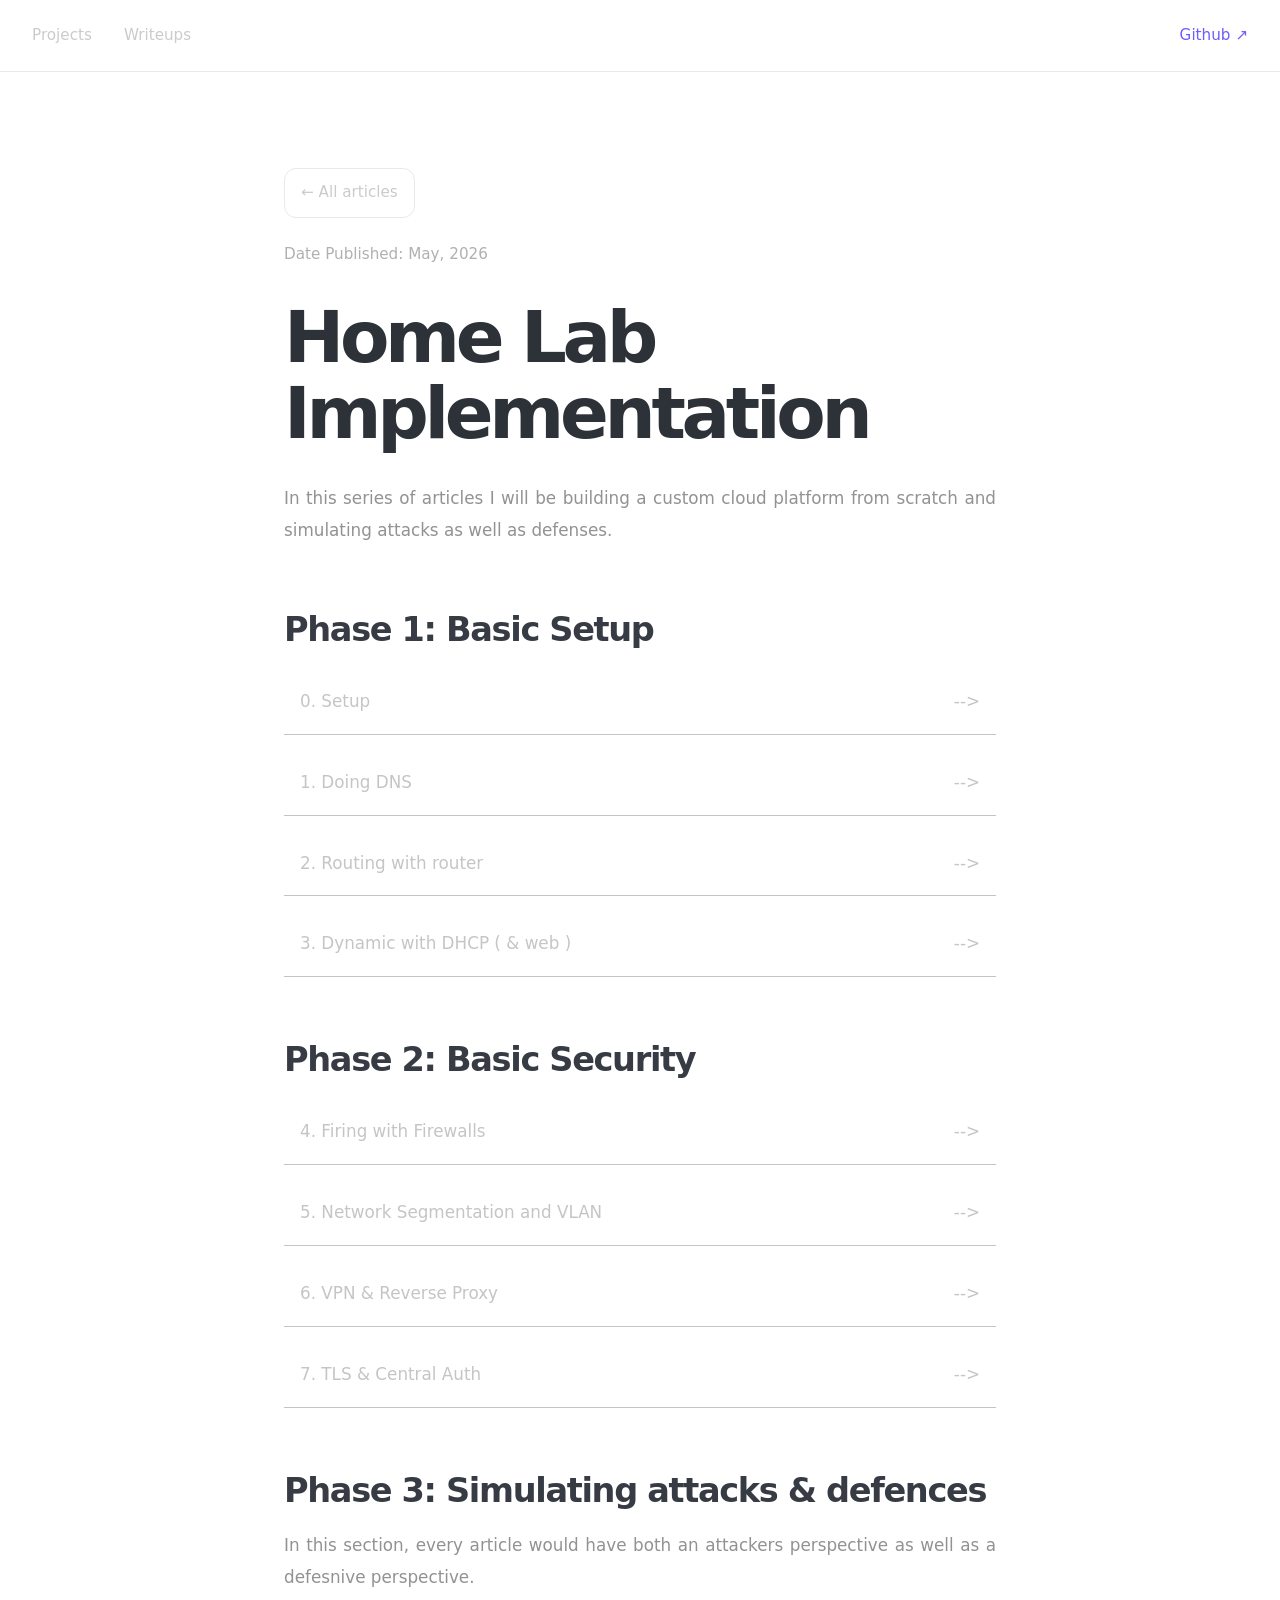
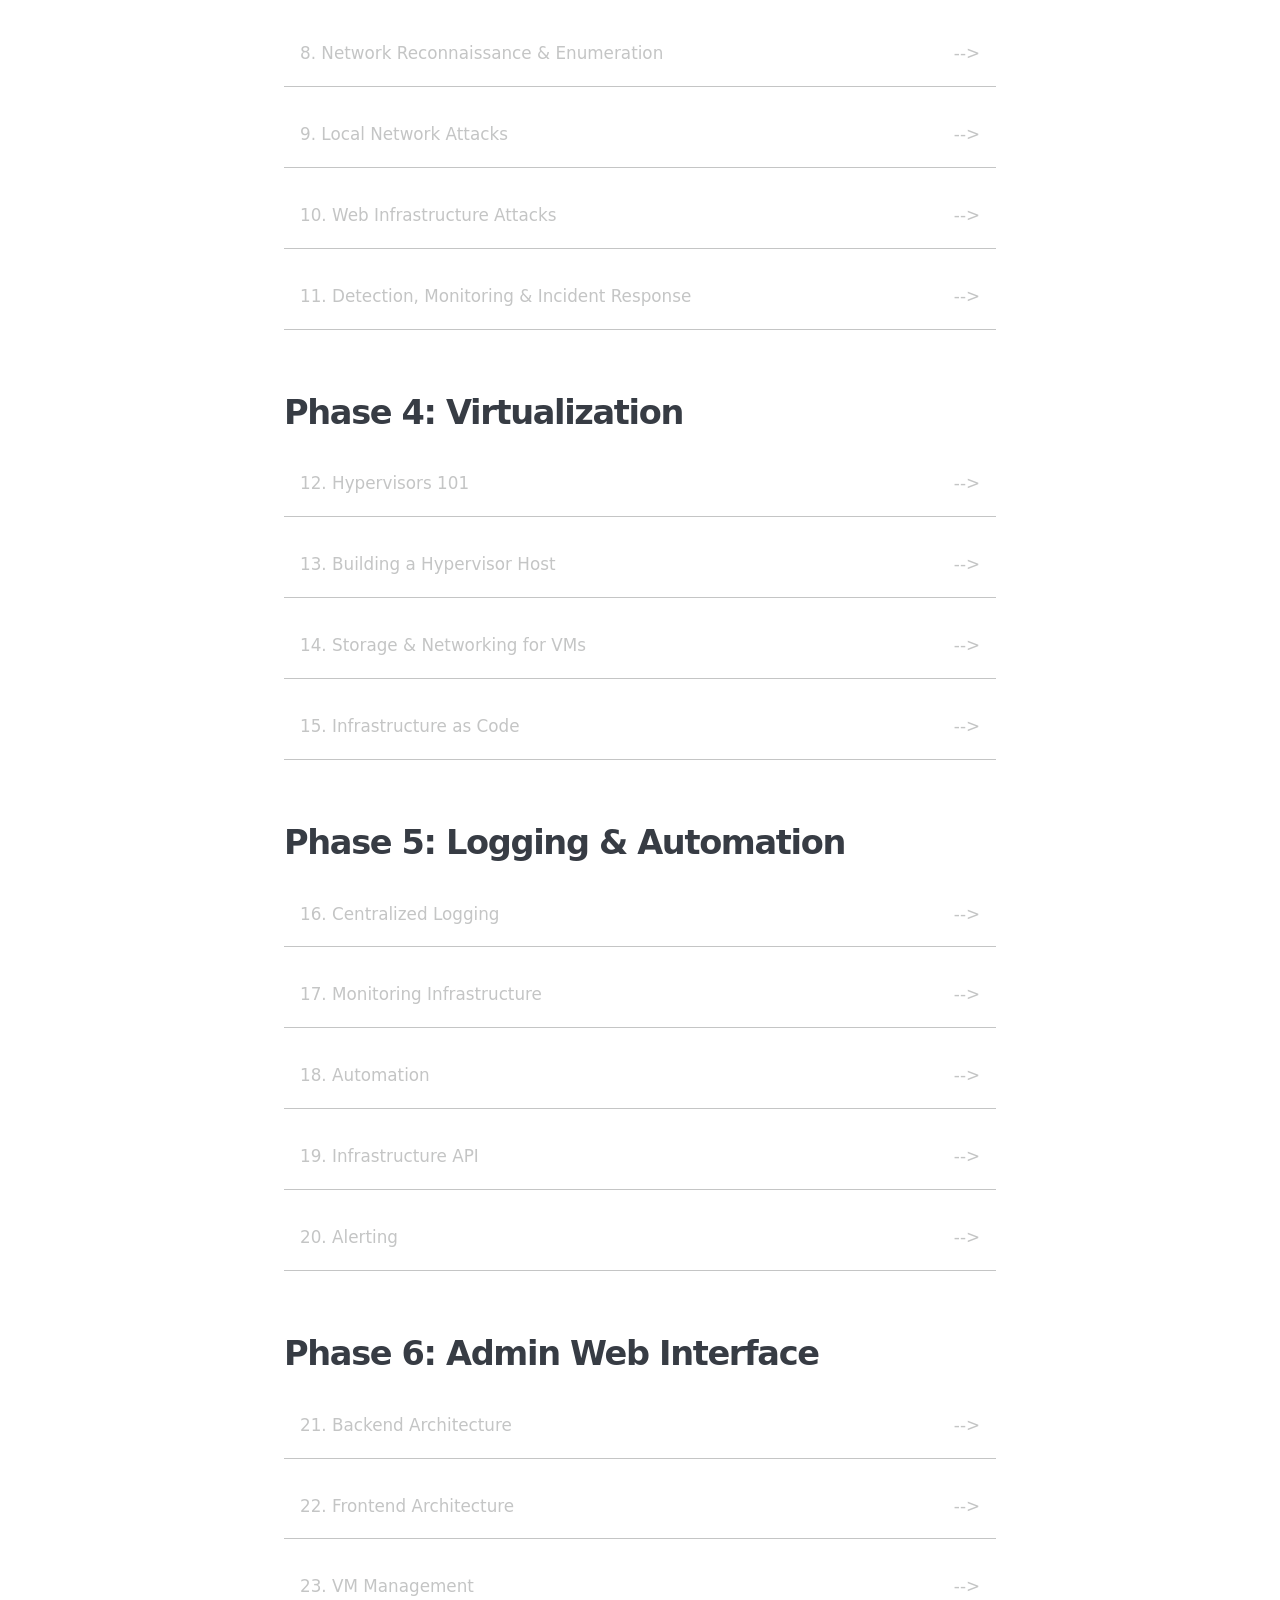
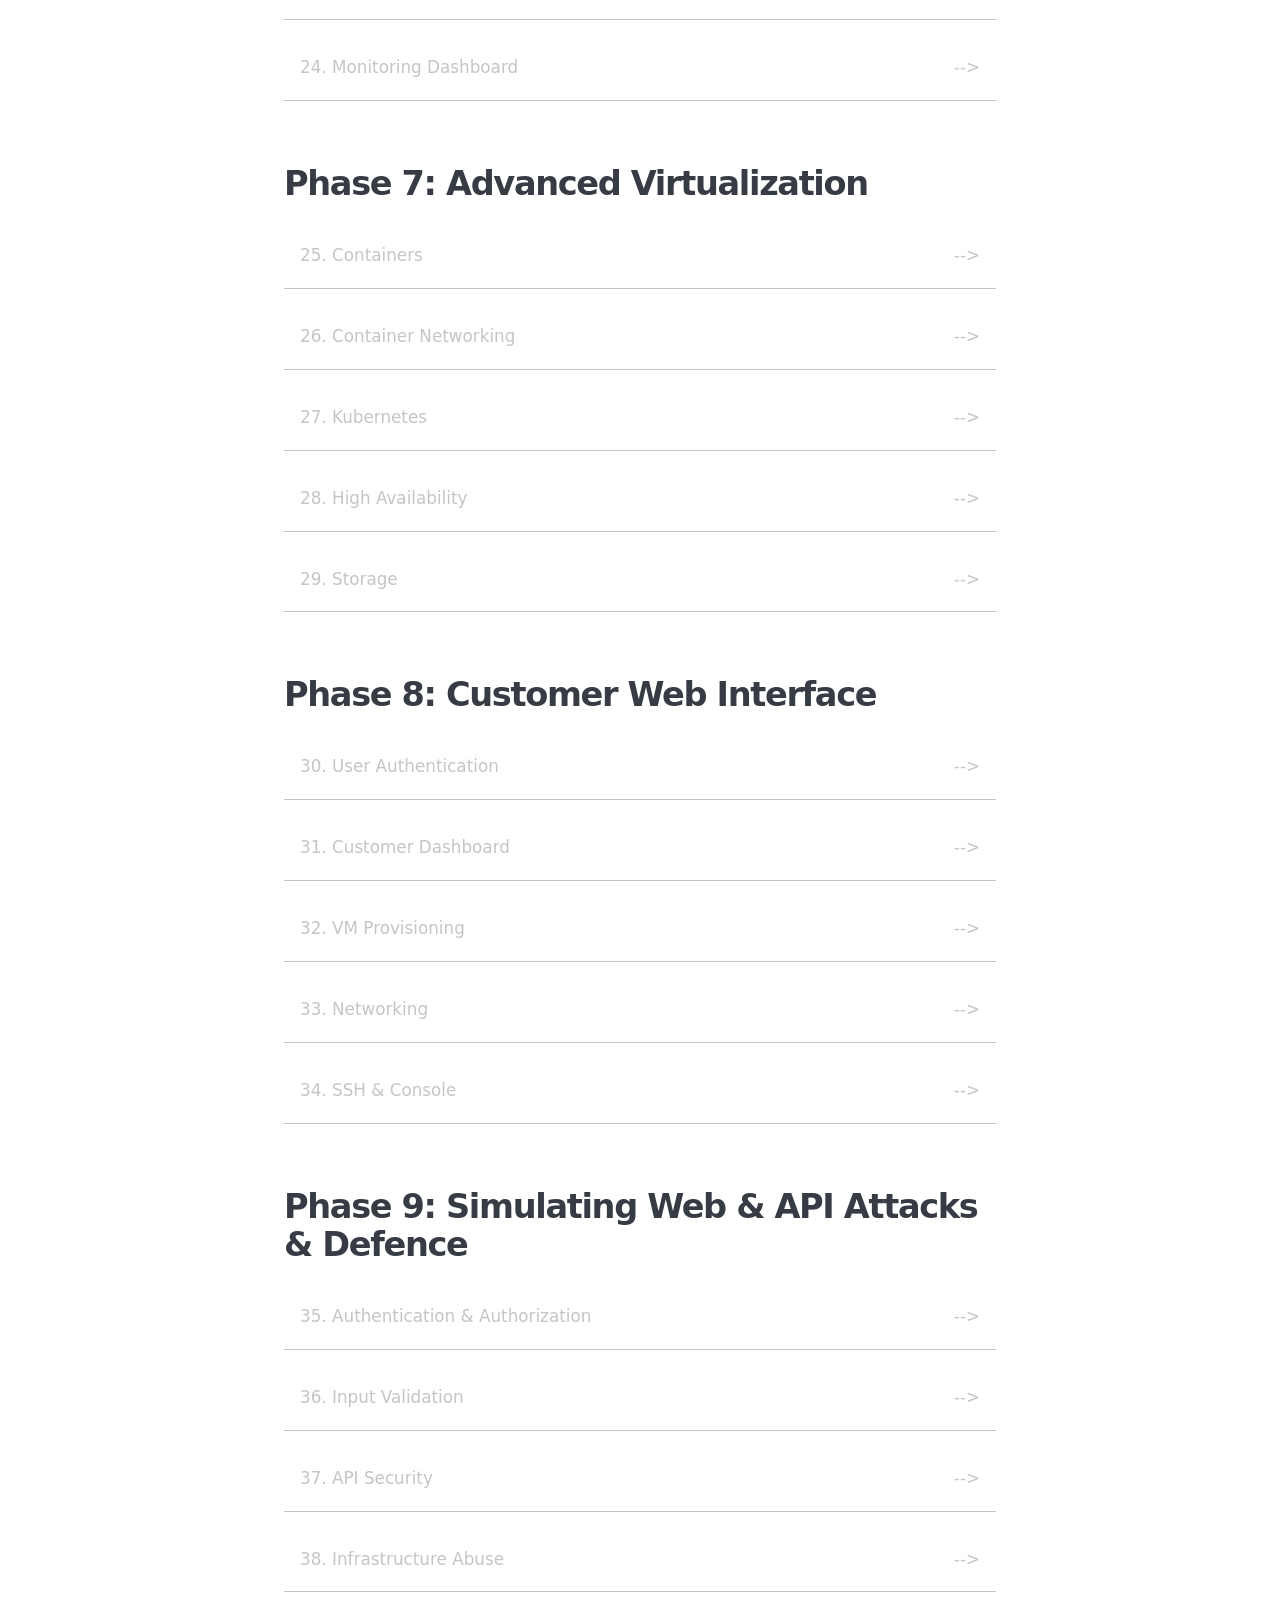
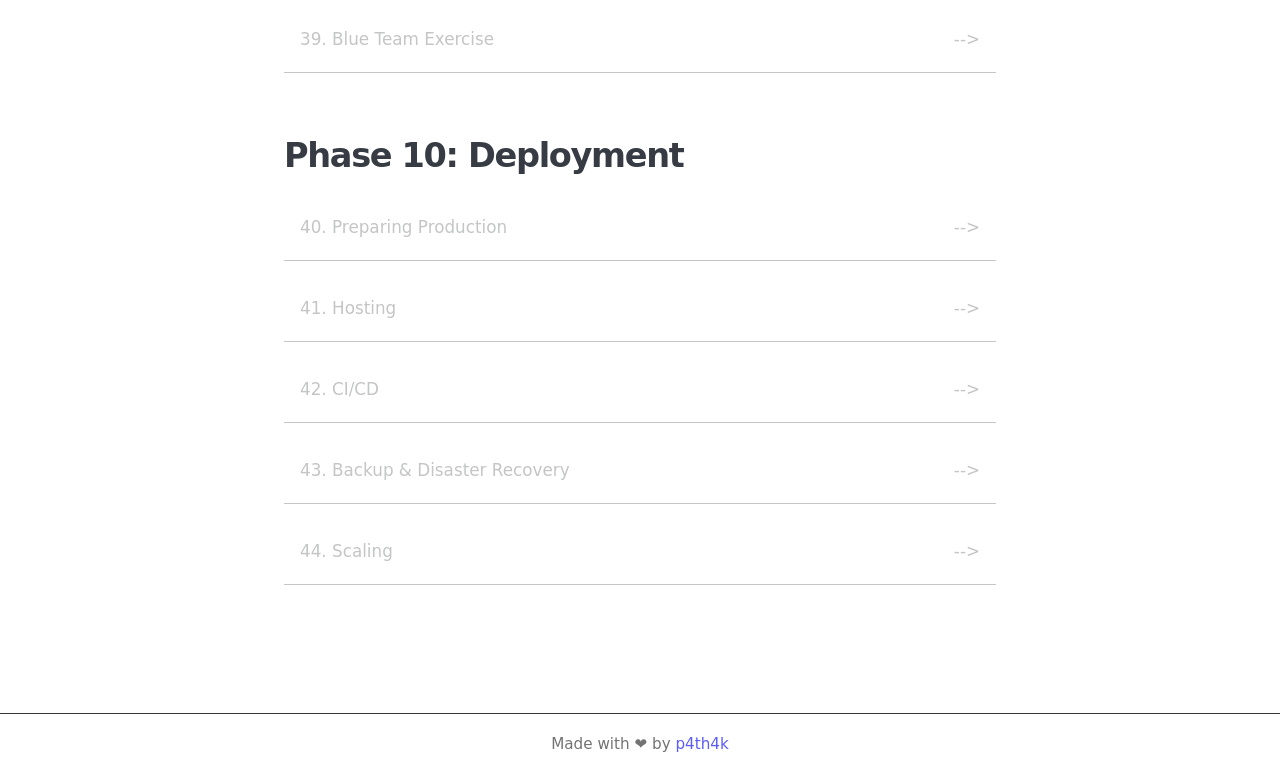
<file: index.html>
<!DOCTYPE html>
<html lang="en">

<head>
    <meta charset="UTF-8">
    <meta name="viewport" content="width=device-width, initial-scale=1.0">
    <title>HomeLab Writeup</title>
    <link rel="shortcut icon" href="./img/favicon.png" type="image/x-icon">
    <link rel="stylesheet" href="./css/pico.min.css">
    <link rel="stylesheet" href="./css/style.css">
    <style>
        main p{
            text-align: justify;
        }
    </style>
</head>

<body>

    <header class="site-header">
        <nav class="site-nav">

            <div class="nav-left">
                <a href="https://github.com/p4th4k?tab=repositories" target="_blank">Projects</a>
                <a href="https://p4th4k.github.io/writeUps/" target="_blank">Writeups</a>
            </div>

            <div class="nav-right">
                <a class="launch-link" href="https://github.com/p4th4k" target="_blank">Github ↗</a>
            </div>

        </nav>
    </header>

    <main class="article-shell">

        <a href="https://p4th4k.github.io/writeUps/" target="_blank" class="back-link">
            ← All articles
        </a>

        <div class="meta">
            Date Published: May, 2026
        </div>

        <h1>
            Home Lab Implementation
        </h1>

        <p>In this series of articles I will be building a custom cloud platform from scratch and simulating attacks as well as defenses.</p>

        <div class="index-div">
            <h2>Phase 1: Basic Setup</h2>
            <section class="index">
                <a href="./pages/phase1/0.html" target="_blank">
                    <p>0. Setup</p>
                </a>
                <a href="./pages/phase1/0.html" target="_blank">
                    <p class="arrow">--></p>
                </a>
            </section>
            <section class="index">
                <a href="./pages/phase1/1.html" target="_blank">
                    <p>1. Doing DNS</p>
                </a>
                <a href="./pages/phase1/1.html" target="_blank">
                    <p class="arrow">--></p>
                </a>
            </section>
            <section class="index">
                <a href="./pages/phase1/2.html" target="_blank">
                    <p>2. Routing with router</p>
                </a>
                <a href="./pages/phase1/2.html" target="_blank">
                    <p class="arrow">--></p>
                </a>
            </section>
            <section class="index">
                <a href="./pages/phase1/3.html" target="_blank">
                    <p>3. Dynamic with DHCP ( & web )</p>
                </a>
                <a href="./pages/phase1/3.html" target="_blank">
                    <p class="arrow">--></p>
                </a>
            </section>
            <h2>Phase 2: Basic Security</h2>
<section class="index">
    <a href="./pages/phase2/4.html" target="_blank">
        <p>4. Firing with Firewalls</p>
    </a>
    <a href="./pages/phase2/4.html" target="_blank">
        <p class="arrow">--></p>
    </a>
</section>
<section class="index">
    <a href="./pages/phase2/5.html" target="_blank">
        <p>5. Network Segmentation and VLAN</p>
    </a>
    <a href="./pages/phase2/5.html" target="_blank">
        <p class="arrow">--></p>
    </a>
</section>
<section class="index">
    <a href="./pages/phase2/6.html" target="_blank">
        <p>6. VPN & Reverse Proxy</p>
    </a>
    <a href="./pages/phase2/6.html" target="_blank">
        <p class="arrow">--></p>
    </a>
</section>
<section class="index">
    <a href="./pages/phase2/7.html" target="_blank">
        <p>7. TLS & Central Auth</p>
    </a>
    <a href="./pages/phase2/7.html" target="_blank">
        <p class="arrow">--></p>
    </a>
</section>

<h2>Phase 3: Simulating attacks & defences</h2>
<p>In this section, every article would have both an attackers perspective as well as a defesnive perspective.</p>
<section class="index">
    <a href="./pages/phase3/8.html" target="_blank">
        <p>8. Network Reconnaissance & Enumeration</p>
    </a>
    <a href="./pages/phase3/8.html" target="_blank">
        <p class="arrow">--></p>
    </a>
</section>
<section class="index">
    <a href="./pages/phase3/9.html" target="_blank">
        <p>9. Local Network Attacks</p>
    </a>
    <a href="./pages/phase3/9.html" target="_blank">
        <p class="arrow">--></p>
    </a>
</section>
<section class="index">
    <a href="./pages/phase3/10.html" target="_blank">
        <p>10. Web Infrastructure Attacks</p>
    </a>
    <a href="./pages/phase3/10.html" target="_blank">
        <p class="arrow">--></p>
    </a>
</section>
<section class="index">
    <a href="./pages/phase3/11.html" target="_blank">
        <p>11. Detection, Monitoring & Incident Response</p>
    </a>
    <a href="./pages/phase3/11.html" target="_blank">
        <p class="arrow">--></p>
    </a>
</section>

<h2>Phase 4: Virtualization</h2>
<section class="index">
    <a href="./pages/phase4/12.html" target="_blank">
        <p>12. Hypervisors 101</p>
    </a>
    <a href="./pages/phase4/12.html" target="_blank">
        <p class="arrow">--></p>
    </a>
</section>
<section class="index">
    <a href="./pages/phase4/13.html" target="_blank">
        <p>13. Building a Hypervisor Host</p>
    </a>
    <a href="./pages/phase4/13.html" target="_blank">
        <p class="arrow">--></p>
    </a>
</section>
<section class="index">
    <a href="./pages/phase4/14.html" target="_blank">
        <p>14. Storage & Networking for VMs</p>
    </a>
    <a href="./pages/phase4/14.html" target="_blank">
        <p class="arrow">--></p>
    </a>
</section>
<section class="index">
    <a href="./pages/phase4/15.html" target="_blank">
        <p>15. Infrastructure as Code</p>
    </a>
    <a href="./pages/phase4/15.html" target="_blank">
        <p class="arrow">--></p>
    </a>
</section>

<h2>Phase 5: Logging & Automation</h2>
<section class="index">
    <a href="./pages/phase5/16.html" target="_blank">
        <p>16. Centralized Logging</p>
    </a>
    <a href="./pages/phase5/16.html" target="_blank">
        <p class="arrow">--></p>
    </a>
</section>
<section class="index">
    <a href="./pages/phase5/17.html" target="_blank">
        <p>17. Monitoring Infrastructure</p>
    </a>
    <a href="./pages/phase5/17.html" target="_blank">
        <p class="arrow">--></p>
    </a>
</section>
<section class="index">
    <a href="./pages/phase5/18.html" target="_blank">
        <p>18. Automation</p>
    </a>
    <a href="./pages/phase5/18.html" target="_blank">
        <p class="arrow">--></p>
    </a>
</section>
<section class="index">
    <a href="./pages/phase5/19.html" target="_blank">
        <p>19. Infrastructure API</p>
    </a>
    <a href="./pages/phase5/19.html" target="_blank">
        <p class="arrow">--></p>
    </a>
</section>
<section class="index">
    <a href="./pages/phase5/20.html" target="_blank">
        <p>20. Alerting</p>
    </a>
    <a href="./pages/phase5/20.html" target="_blank">
        <p class="arrow">--></p>
    </a>
</section>

<h2>Phase 6: Admin Web Interface</h2>
<section class="index">
    <a href="./pages/phase6/21.html" target="_blank">
        <p>21. Backend Architecture</p>
    </a>
    <a href="./pages/phase6/21.html" target="_blank">
        <p class="arrow">--></p>
    </a>
</section>
<section class="index">
    <a href="./pages/phase6/22.html" target="_blank">
        <p>22. Frontend Architecture</p>
    </a>
    <a href="./pages/phase6/22.html" target="_blank">
        <p class="arrow">--></p>
    </a>
</section>
<section class="index">
    <a href="./pages/phase6/23.html" target="_blank">
        <p>23. VM Management</p>
    </a>
    <a href="./pages/phase6/23.html" target="_blank">
        <p class="arrow">--></p>
    </a>
</section>
<section class="index">
    <a href="./pages/phase6/24.html" target="_blank">
        <p>24. Monitoring Dashboard</p>
    </a>
    <a href="./pages/phase6/24.html" target="_blank">
        <p class="arrow">--></p>
    </a>
</section>

<h2>Phase 7: Advanced Virtualization</h2>
<section class="index">
    <a href="./pages/phase7/25.html" target="_blank">
        <p>25. Containers</p>
    </a>
    <a href="./pages/phase7/25.html" target="_blank">
        <p class="arrow">--></p>
    </a>
</section>
<section class="index">
    <a href="./pages/phase7/26.html" target="_blank">
        <p>26. Container Networking</p>
    </a>
    <a href="./pages/phase7/26.html" target="_blank">
        <p class="arrow">--></p>
    </a>
</section>
<section class="index">
    <a href="./pages/phase7/27.html" target="_blank">
        <p>27. Kubernetes</p>
    </a>
    <a href="./pages/phase7/27.html" target="_blank">
        <p class="arrow">--></p>
    </a>
</section>
<section class="index">
    <a href="./pages/phase7/28.html" target="_blank">
        <p>28. High Availability</p>
    </a>
    <a href="./pages/phase7/28.html" target="_blank">
        <p class="arrow">--></p>
    </a>
</section>
<section class="index">
    <a href="./pages/phase7/29.html" target="_blank">
        <p>29. Storage</p>
    </a>
    <a href="./pages/phase7/29.html" target="_blank">
        <p class="arrow">--></p>
    </a>
</section>

<h2>Phase 8: Customer Web Interface</h2>
<section class="index">
    <a href="./pages/phase8/30.html" target="_blank">
        <p>30. User Authentication</p>
    </a>
    <a href="./pages/phase8/30.html" target="_blank">
        <p class="arrow">--></p>
    </a>
</section>
<section class="index">
    <a href="./pages/phase8/31.html" target="_blank">
        <p>31. Customer Dashboard</p>
    </a>
    <a href="./pages/phase8/31.html" target="_blank">
        <p class="arrow">--></p>
    </a>
</section>
<section class="index">
    <a href="./pages/phase8/32.html" target="_blank">
        <p>32. VM Provisioning</p>
    </a>
    <a href="./pages/phase8/32.html" target="_blank">
        <p class="arrow">--></p>
    </a>
</section>
<section class="index">
    <a href="./pages/phase8/33.html" target="_blank">
        <p>33. Networking</p>
    </a>
    <a href="./pages/phase8/33.html" target="_blank">
        <p class="arrow">--></p>
    </a>
</section>
<section class="index">
    <a href="./pages/phase8/34.html" target="_blank">
        <p>34. SSH & Console</p>
    </a>
    <a href="./pages/phase8/34.html" target="_blank">
        <p class="arrow">--></p>
    </a>
</section>

<h2>Phase 9: Simulating Web & API Attacks & Defence</h2>
<section class="index">
    <a href="./pages/phase9/35.html" target="_blank">
        <p>35. Authentication & Authorization</p>
    </a>
    <a href="./pages/phase9/35.html" target="_blank">
        <p class="arrow">--></p>
    </a>
</section>
<section class="index">
    <a href="./pages/phase9/36.html" target="_blank">
        <p>36. Input Validation</p>
    </a>
    <a href="./pages/phase9/36.html" target="_blank">
        <p class="arrow">--></p>
    </a>
</section>
<section class="index">
    <a href="./pages/phase9/37.html" target="_blank">
        <p>37. API Security</p>
    </a>
    <a href="./pages/phase9/37.html" target="_blank">
        <p class="arrow">--></p>
    </a>
</section>
<section class="index">
    <a href="./pages/phase9/38.html" target="_blank">
        <p>38. Infrastructure Abuse</p>
    </a>
    <a href="./pages/phase9/38.html" target="_blank">
        <p class="arrow">--></p>
    </a>
</section>
<section class="index">
    <a href="./pages/phase9/39.html" target="_blank">
        <p>39. Blue Team Exercise</p>
    </a>
    <a href="./pages/phase9/39.html" target="_blank">
        <p class="arrow">--></p>
    </a>
</section>

<h2>Phase 10: Deployment</h2>
<section class="index">
    <a href="./pages/phase10/40.html" target="_blank">
        <p>40. Preparing Production</p>
    </a>
    <a href="./pages/phase10/40.html" target="_blank">
        <p class="arrow">--></p>
    </a>
</section>
<section class="index">
    <a href="./pages/phase10/41.html" target="_blank">
        <p>41. Hosting</p>
    </a>
    <a href="./pages/phase10/41.html" target="_blank">
        <p class="arrow">--></p>
    </a>
</section>
<section class="index">
    <a href="./pages/phase10/42.html" target="_blank">
        <p>42. CI/CD</p>
    </a>
    <a href="./pages/phase10/42.html" target="_blank">
        <p class="arrow">--></p>
    </a>
</section>
<section class="index">
    <a href="./pages/phase10/43.html" target="_blank">
        <p>43. Backup & Disaster Recovery</p>
    </a>
    <a href="./pages/phase10/43.html" target="_blank">
        <p class="arrow">--></p>
    </a>
</section>
<section class="index">
    <a href="./pages/phase10/44.html" target="_blank">
        <p>44. Scaling</p>
    </a>
    <a href="./pages/phase10/44.html" target="_blank">
        <p class="arrow">--></p>
    </a>
</section>
        </div>
    </main>

    <footer class="site-footer">
            <p>
                Made with ❤️ by <a href="https://github.com/p4th4k" target="_blank">p4th4k</a>
            </p>
        </footer>
</body>

</html>
</file>
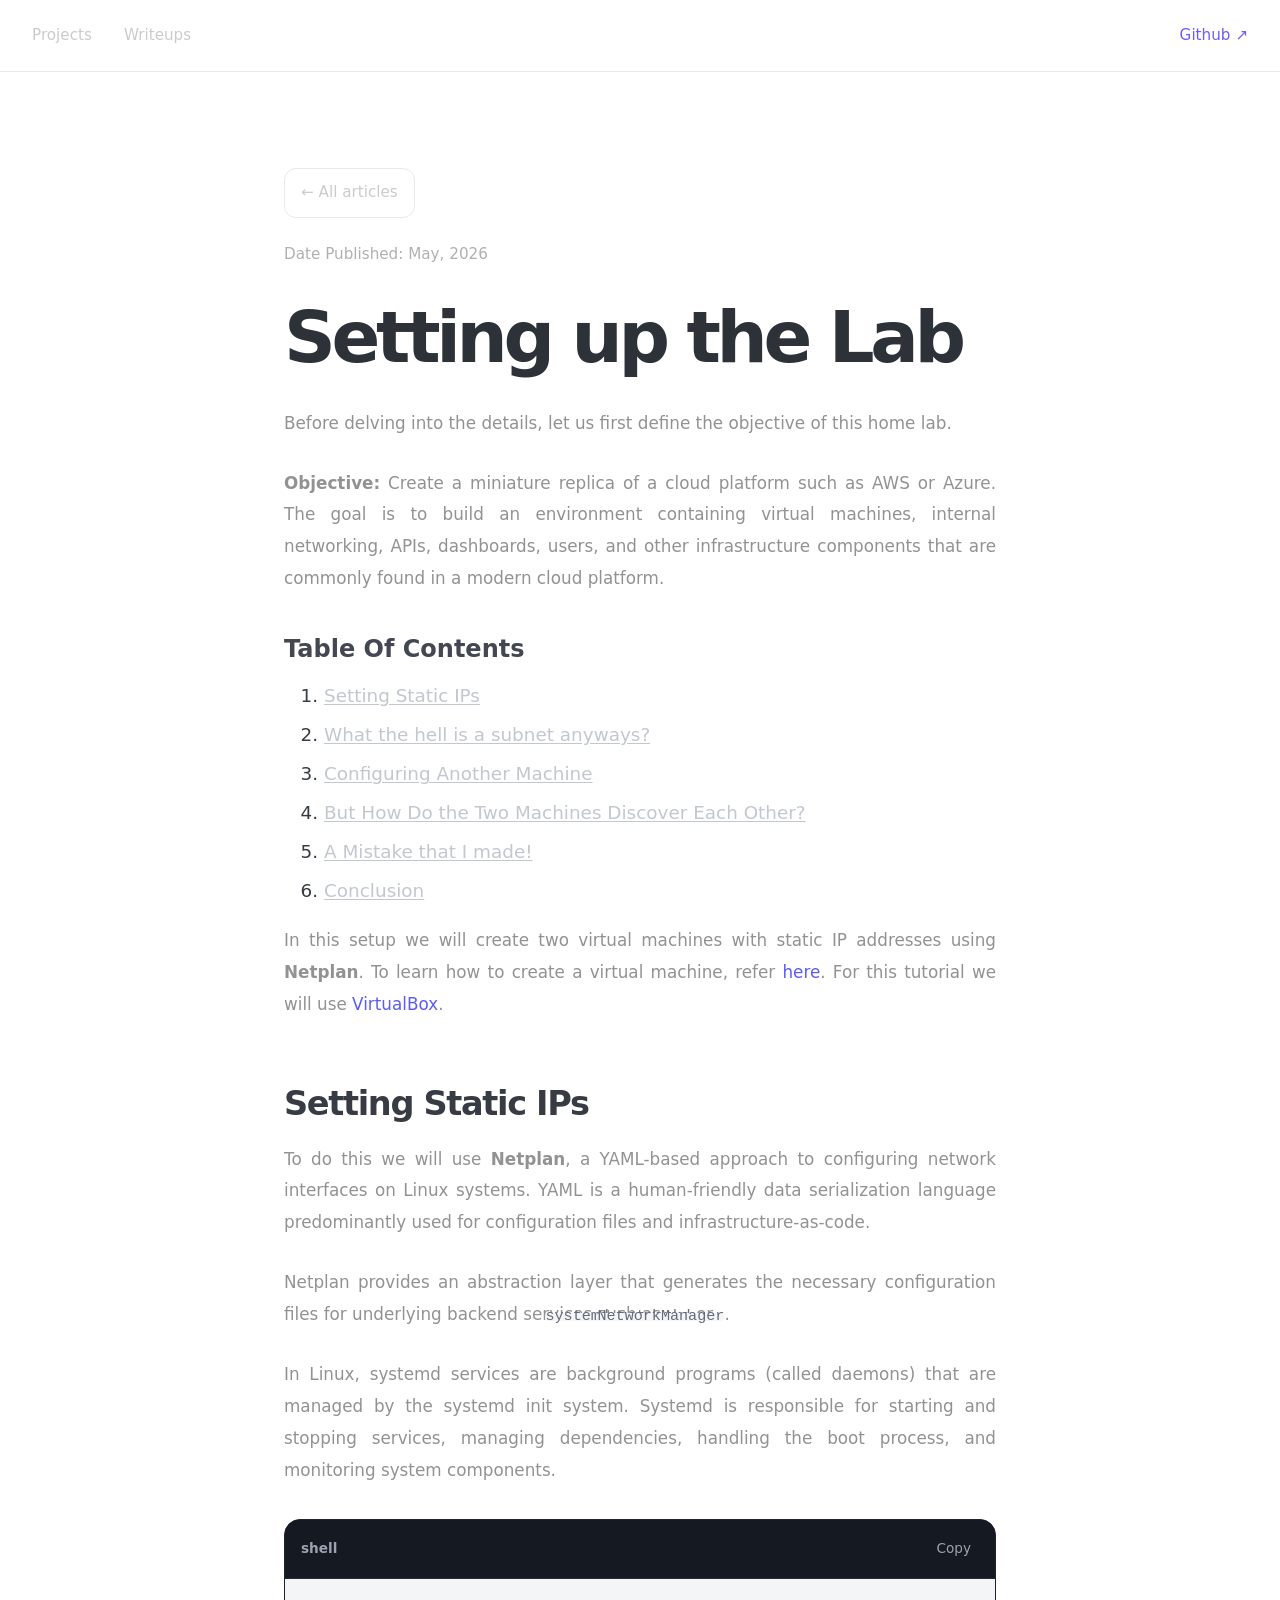
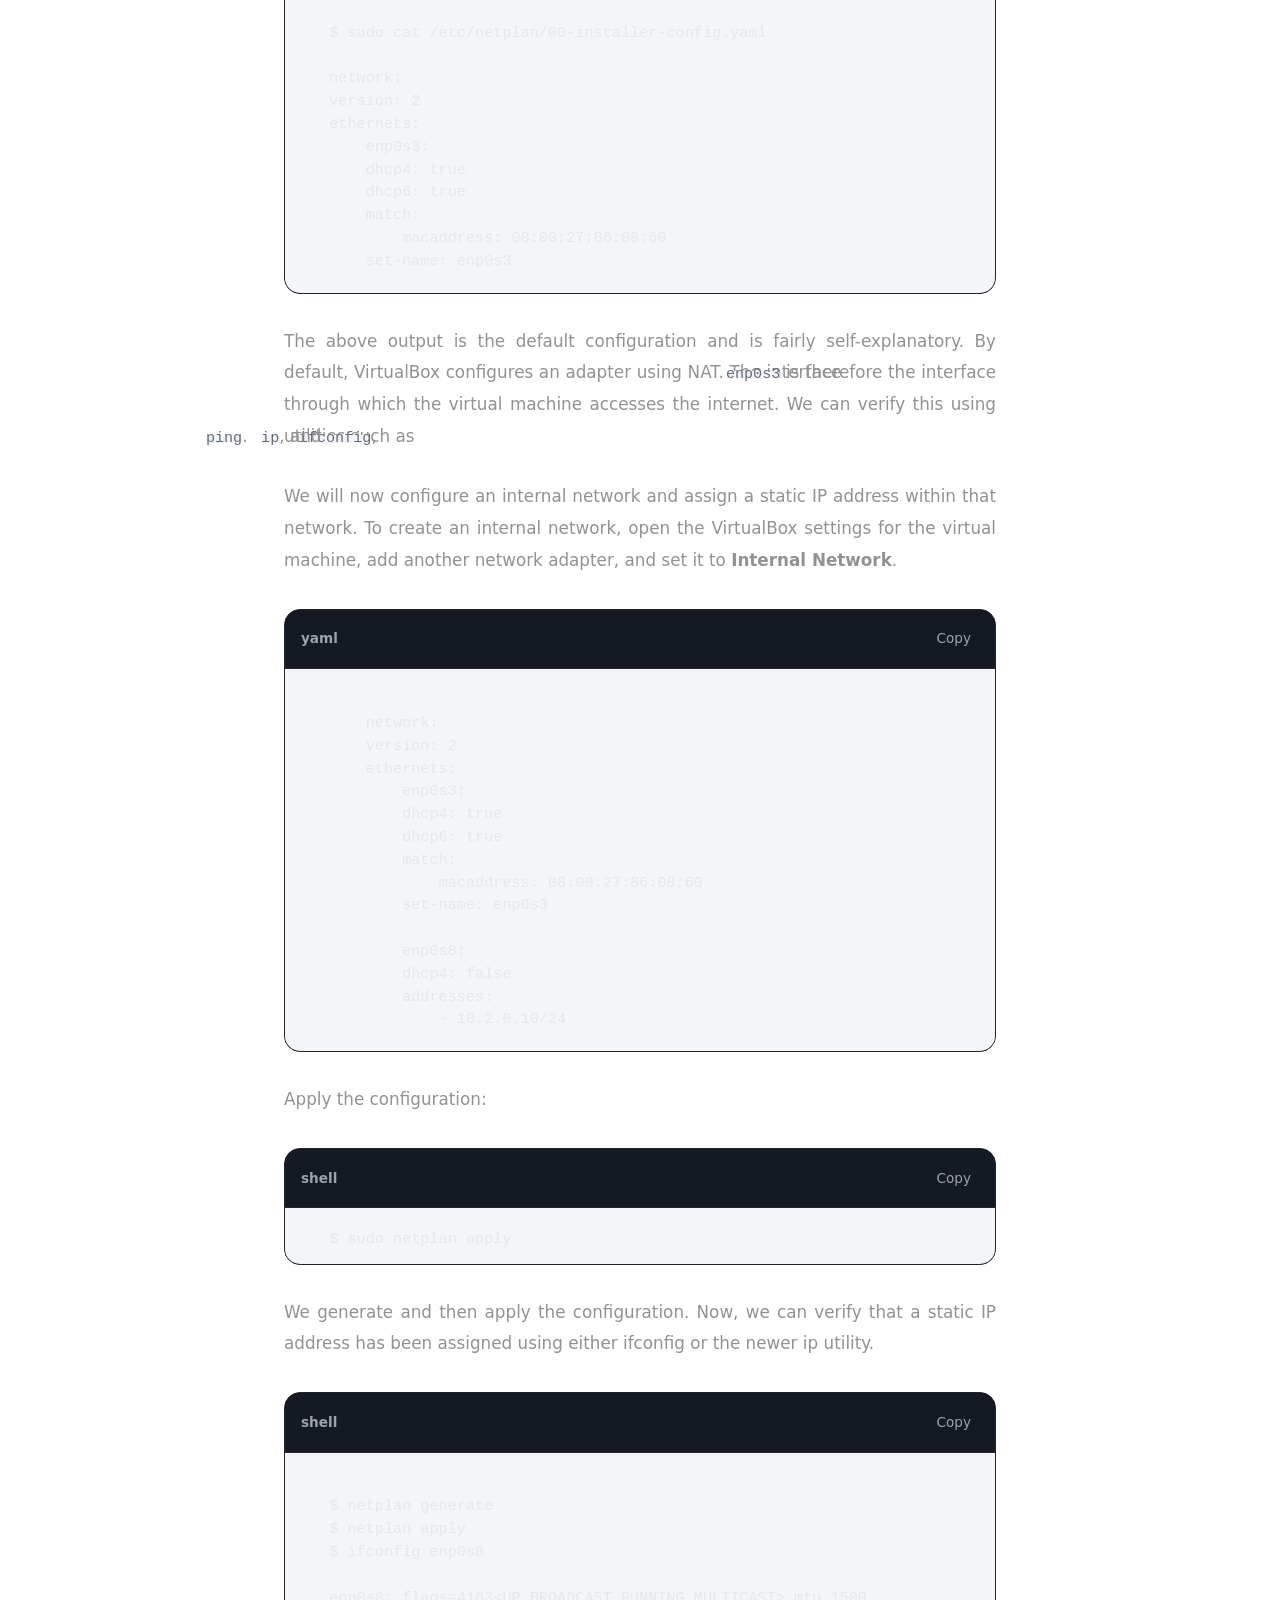
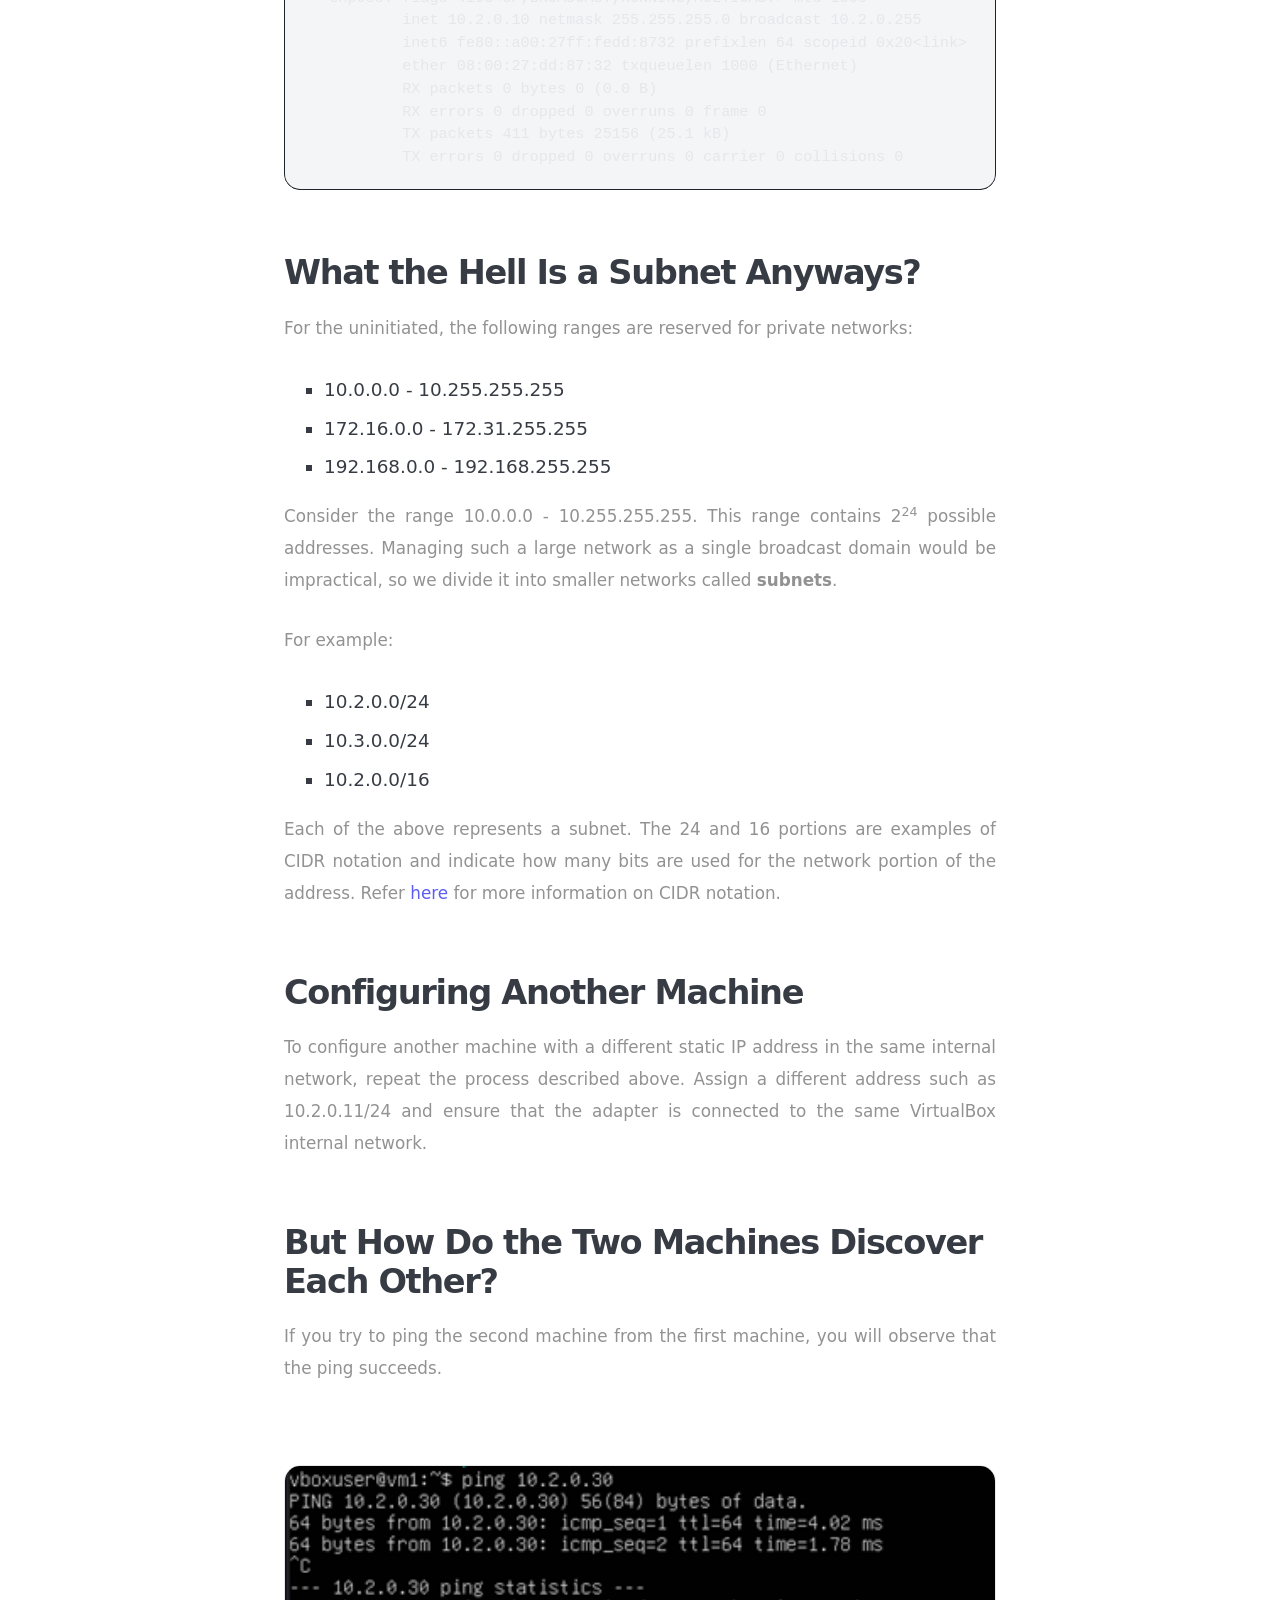
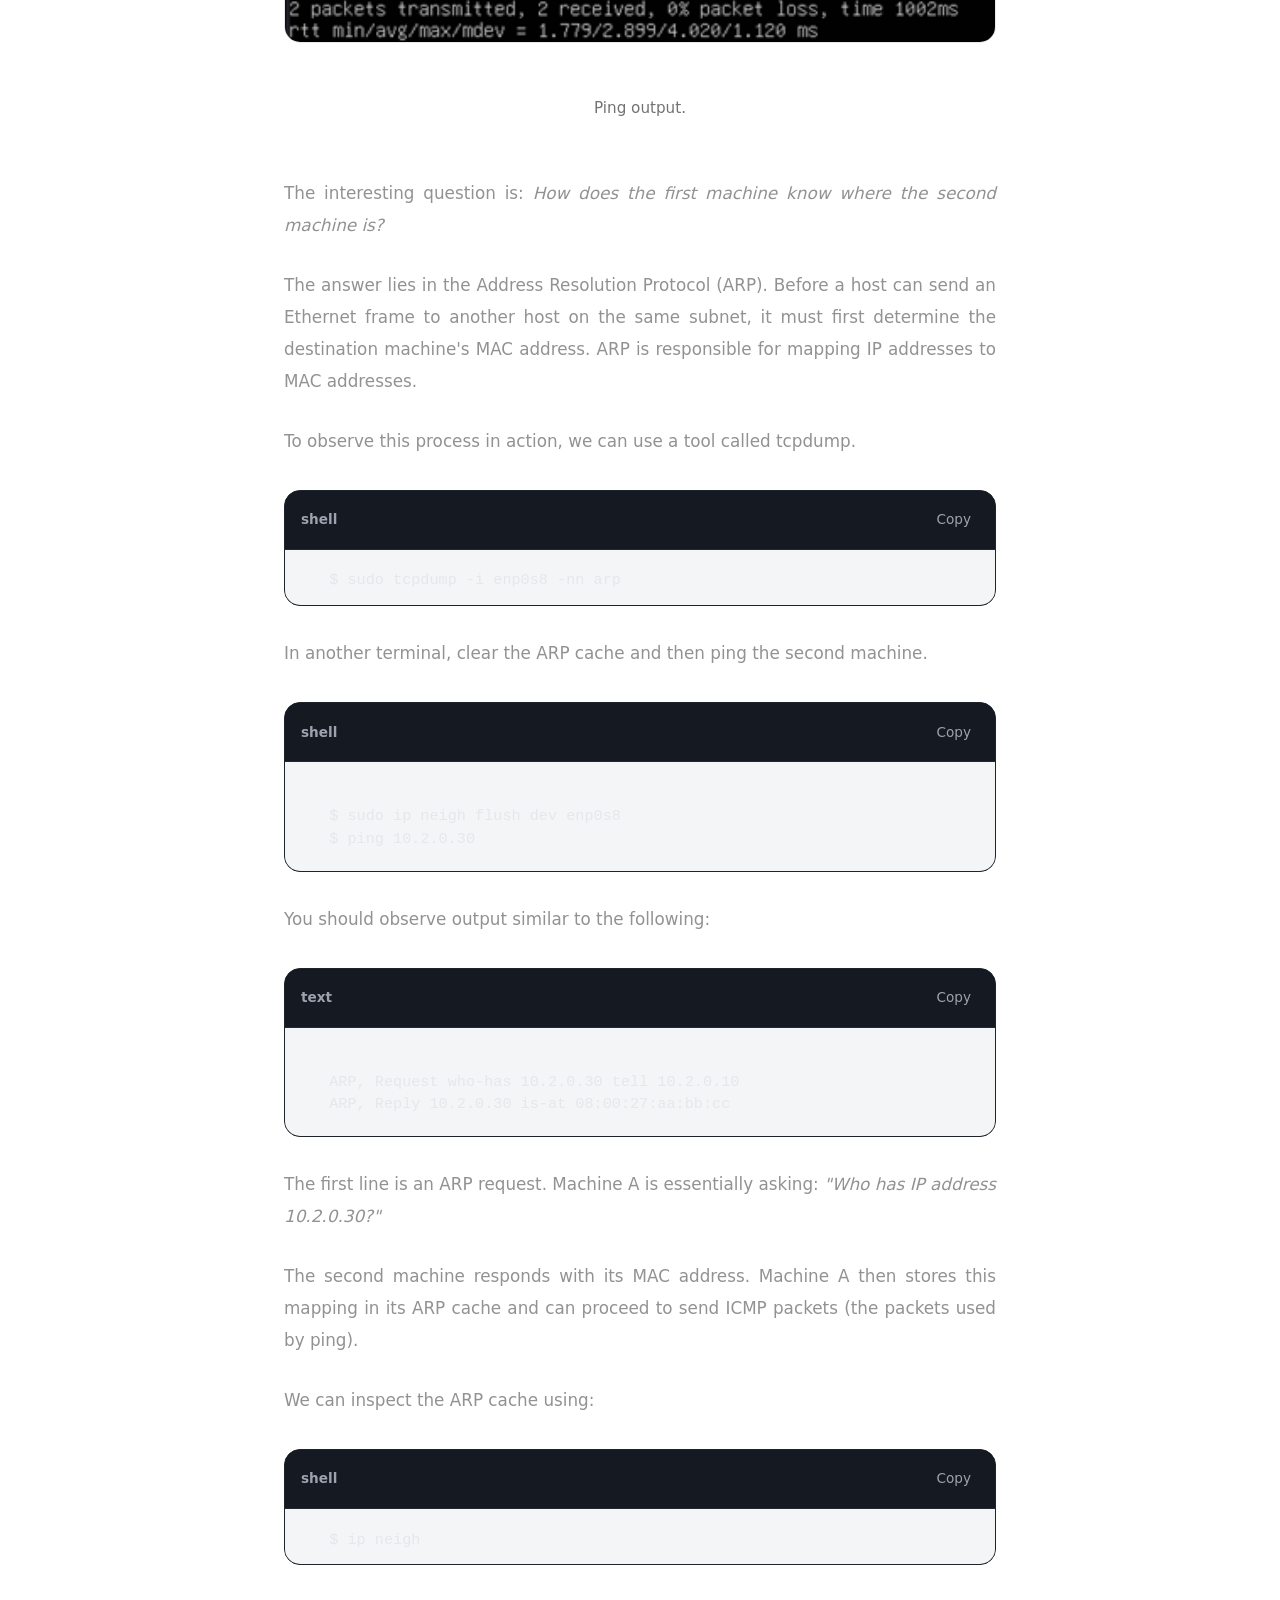
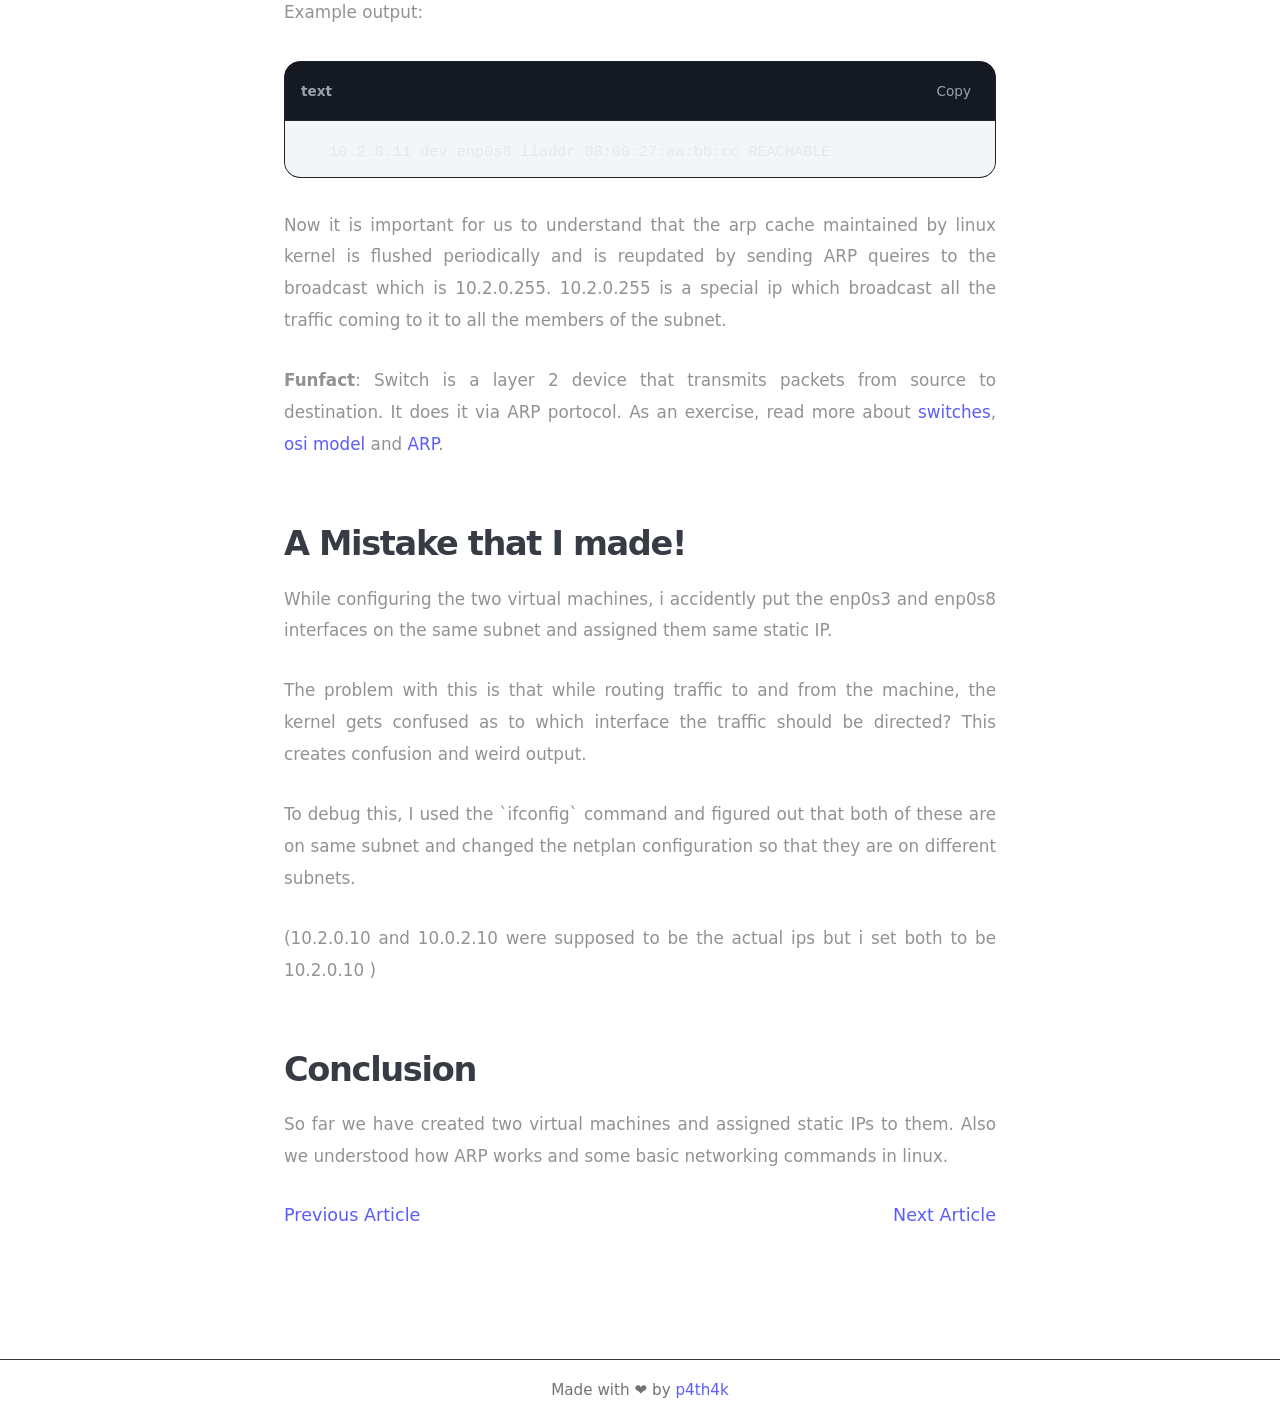
<file: pages/0.html>
<!DOCTYPE html>
<html lang="en">

<head>
    <meta charset="UTF-8">
    <meta name="viewport" content="width=device-width, initial-scale=1.0">
    <title>0. Setup</title>
    <link rel="shortcut icon" href="../img/favicon.png" type="image/x-icon">
    <link rel="stylesheet" href="../css/pico.min.css">
    <link rel="stylesheet" href="../css/style.css">
    <script defer src="../script.js"></script>

    <style>
        ol li a{
            color: #c2c7d0;
            text-decoration: underline;
        }
        html{
            scroll-behavior: smooth;
        }

        .article-content p{
            text-align: justify !important;
        }
    </style>
</head>

<body>
    <header class="site-header">
        <nav class="site-nav">

            <div class="nav-left">
                <a href="https://github.com/p4th4k?tab=repositories" target="_blank">Projects</a>
                <a href="https://p4th4k.github.io/writeUps/" target="_blank">Writeups</a>
            </div>

            <div class="nav-right">
                <a class="launch-link" href="https://github.com/p4th4k" target="_blank">Github ↗</a>
            </div>

        </nav>
    </header>
    <main class="article-shell">
        <a href="../index.html" class="back-link">
            ← All articles
        </a>

        <div class="meta">
            Date Published: May, 2026
        </div>

        <h1>
            Setting up the Lab
        </h1>

        <div class="article-content">
            <p>
                Before delving into the details, let us first define the objective of this home lab.
            </p>

            <p>
                <b>Objective:</b> Create a miniature replica of a cloud platform such as AWS or Azure.
                The goal is to build an environment containing virtual machines, internal networking,
                APIs, dashboards, users, and other infrastructure components that are commonly found
                in a modern cloud platform.
            </p>

            <h3>Table Of Contents</h3>
            <ol>
                <li><a href="#static">Setting Static IPs</a></li>
                <li><a href="#subnet">What the hell is a subnet anyways?</a></li>
                <li><a href="#config">Configuring Another Machine</a></li>
                <li><a href="#arp">But How Do the Two Machines Discover Each Other?</a></li>
                <li><a href="#mistake">A Mistake that I made!</a></li>
                <li><a href="#conclusion">Conclusion</a></li>
            </ol>

            <p>
                In this setup we will create two virtual machines with static IP addresses using
                <b>Netplan</b>. To learn how to create a virtual machine, refer
                <a href="https://www.nakivo.com/blog/use-virtualbox-quick-overview/" target="_blank">here</a>.
                For this tutorial we will use
                <a href="https://www.virtualbox.org/" target="_blank">VirtualBox</a>.
            </p>

            <h2 id="static">Setting Static IPs</h2>

            <p>
                To do this we will use <b>Netplan</b>, a YAML-based approach to configuring network
                interfaces on Linux systems. YAML is a human-friendly data serialization language
                predominantly used for configuration files and infrastructure-as-code.
            </p>

            <p>
                Netplan provides an abstraction layer that generates the necessary configuration files
                for underlying backend services such as <code>systemd-networkd</code> or
                <code>NetworkManager</code>.
            </p>

            <p>
                In Linux, systemd services are background programs (called daemons) that are managed
                by the systemd init system. Systemd is responsible for starting and stopping services,
                managing dependencies, handling the boot process, and monitoring system components.
            </p>

            <div class="code-block">
                <div class="code-header">
                    <span class="code-language">shell</span>
                    <button class="copy-btn">Copy</button>
                </div>
              

                <pre><code style="line-height: 1.5 !important;">
                $ sudo cat /etc/netplan/00-installer-config.yaml

                network:
                version: 2
                ethernets:
                    enp0s3:
                    dhcp4: true
                    dhcp6: true
                    match:
                        macaddress: 08:00:27:86:08:60
                    set-name: enp0s3
</code></pre>

                
            </div>

            <p>
                The above output is the default configuration and is fairly self-explanatory.
                By default, VirtualBox configures an adapter using NAT. The interface
                <code>enp0s3</code> is therefore the interface through which the virtual machine
                accesses the internet. We can verify this using utilities such as
                <code>ifconfig</code>, <code>ip</code>, and <code>ping</code>.
            </p>

            <p>
                We will now configure an internal network and assign a static IP address within that
                network. To create an internal network, open the VirtualBox settings for the virtual
                machine, add another network adapter, and set it to
                <b>Internal Network</b>.
            </p>

            <div class="code-block">
                <div class="code-header">
                    <span class="code-language">yaml</span>
                    <button class="copy-btn">Copy</button>
                </div>
                

                <pre><code style="line-height: 1.5 !important;">
                    network:
                    version: 2
                    ethernets:
                        enp0s3:
                        dhcp4: true
                        dhcp6: true
                        match:
                            macaddress: 08:00:27:86:08:60
                        set-name: enp0s3

                        enp0s8:
                        dhcp4: false
                        addresses:
                            - 10.2.0.10/24
</code></pre>

                
            </div>

            <p>
                Apply the configuration:
            </p>

            <div class="code-block">
                <div class="code-header">
                    <span class="code-language">shell</span>
                    <button class="copy-btn">Copy</button>
                </div>
                

                <pre><code>
                $ sudo netplan apply
</code></pre>

               
            </div>

            <p>
                We generate and then apply the configuration. Now, we can verify that a static IP address has been assigned using either
                ifconfig or the newer ip utility.
            </p>

            <div class="code-block">
                <div class="code-header">
                    <span class="code-language">shell</span>
                    <button class="copy-btn">Copy</button>
                </div>
                

                <pre><code style="line-height: 1.5 !important;">
                $ netplan generate
                $ netplan apply
                $ ifconfig enp0s8

                enp0s8: flags=4163&lt;UP,BROADCAST,RUNNING,MULTICAST&gt; mtu 1500
                        inet 10.2.0.10 netmask 255.255.255.0 broadcast 10.2.0.255
                        inet6 fe80::a00:27ff:fedd:8732 prefixlen 64 scopeid 0x20&lt;link&gt;
                        ether 08:00:27:dd:87:32 txqueuelen 1000 (Ethernet)
                        RX packets 0 bytes 0 (0.0 B)
                        RX errors 0 dropped 0 overruns 0 frame 0
                        TX packets 411 bytes 25156 (25.1 kB)
                        TX errors 0 dropped 0 overruns 0 carrier 0 collisions 0
</code></pre>

            </div>

            <h2 id="subnet">What the Hell Is a Subnet Anyways?</h2>

            <p>For the uninitiated, the following ranges are reserved for private networks:</p>

            <ul>
                <li>10.0.0.0 - 10.255.255.255</li>
                <li>172.16.0.0 - 172.31.255.255</li>
                <li>192.168.0.0 - 192.168.255.255</li>
            </ul>

            <p>
                Consider the range 10.0.0.0 - 10.255.255.255.
                This range contains 2<sup>24</sup> possible addresses.
                Managing such a large network as a single broadcast domain would be impractical,
                so we divide it into smaller networks called <b>subnets</b>.
            </p>

            <p>
                For example:
            </p>

            <ul>
                <li>10.2.0.0/24</li>
                <li>10.3.0.0/24</li>
                <li>10.2.0.0/16</li>
            </ul>

            <p>
                Each of the above represents a subnet. The 24 and
                16 portions are examples of CIDR notation and indicate
                how many bits are used for the network portion of the address.
                Refer
                <a href="https://en.wikipedia.org/wiki/Classless_Inter-Domain_Routing" target="_blank">here</a>
                for more information on CIDR notation.
            </p>

            <h2 id="config">Configuring Another Machine</h2>

            <p>
                To configure another machine with a different static IP address in the same
                internal network, repeat the process described above. Assign a different
                address such as 10.2.0.11/24 and ensure that the adapter is
                connected to the same VirtualBox internal network.
            </p>

            <h2 id="arp">But How Do the Two Machines Discover Each Other?</h2>

            <p>
                If you try to ping the second machine from the first machine, you will observe
                that the ping succeeds.
            </p>

            <figure class="article-image">
                <img src="../img/ping.png" alt="Ping output" />
                <figcaption>Ping output.</figcaption>
            </figure>

            <p>
                The interesting question is:
                <i>How does the first machine know where the second machine is?</i>
            </p>

            <p>
                The answer lies in the Address Resolution Protocol (ARP).
                Before a host can send an Ethernet frame to another host on the same subnet,
                it must first determine the destination machine's MAC address.
                ARP is responsible for mapping IP addresses to MAC addresses.
            </p>

            <p>
                To observe this process in action, we can use a tool called
                tcpdump.
            </p>

            <div class="code-block">
                <div class="code-header">
                    <span class="code-language">shell</span>
                    <button class="copy-btn">Copy</button>
                </div>
               

                <pre><code>
                $ sudo tcpdump -i enp0s8 -nn arp
</code></pre>

            </div>

            <p>
                In another terminal, clear the ARP cache and then ping the second machine.
            </p>

            <div class="code-block">
                <div class="code-header">
                    <span class="code-language">shell</span>
                    <button class="copy-btn">Copy</button>
                </div>
                

                <pre><code style="line-height: 1.5 !important;">
                $ sudo ip neigh flush dev enp0s8
                $ ping 10.2.0.30
</code></pre>

            </div>

            <p>
                You should observe output similar to the following:
            </p>

            <div class="code-block">
                <div class="code-header">
                    <span class="code-language">text</span>
                    <button class="copy-btn">Copy</button>
                </div>
                

                <pre><code style="line-height: 1.5 !important;">
                ARP, Request who-has 10.2.0.30 tell 10.2.0.10
                ARP, Reply 10.2.0.30 is-at 08:00:27:aa:bb:cc
</code></pre>

            </div>

            <p>
                The first line is an ARP request. Machine A is essentially asking:
                <i>"Who has IP address 10.2.0.30?"</i>
            </p>

            <p>
                The second machine responds with its MAC address. Machine A then stores
                this mapping in its ARP cache and can proceed to send ICMP packets
                (the packets used by ping).
            </p>

            <p>
                We can inspect the ARP cache using:
            </p>

            <div class="code-block">
                <div class="code-header">
                    <span class="code-language">shell</span>
                    <button class="copy-btn">Copy</button>
                </div>
                

                <pre><code>
                $ ip neigh
</code></pre>

                
            </div>

            <p>
                Example output:
            </p>

            <div class="code-block">
                <div class="code-header">
                    <span class="code-language">text</span>
                    <button class="copy-btn">Copy</button>
                </div>
                

                <pre><code>
                10.2.0.11 dev enp0s8 lladdr 08:00:27:aa:bb:cc REACHABLE
</code></pre>

                
            </div>

            <p>Now it is important for us to understand that the arp cache maintained by linux kernel is flushed periodically and is reupdated by sending ARP queires to the broadcast which is 10.2.0.255. 10.2.0.255 is a special ip which broadcast all the traffic coming to it to all the members of the subnet.</p>

            <p><b>Funfact</b>: Switch is a layer 2 device that transmits packets from source to destination. It does it via ARP portocol. As an exercise, read more about  <a href="https://en.wikipedia.org/wiki/Network_switch" target="_blank">switches</a>, <a href="https://en.wikipedia.org/wiki/OSI_model" target="_blank">osi model</a> and <a href="https://en.wikipedia.org/wiki/Address_Resolution_Protocol" target="_blank">ARP</a>.</p>

            <h2 id="mistake">A Mistake that I made!</h2>

            <p>While configuring the two virtual machines, i accidently put the enp0s3 and enp0s8 interfaces on the same subnet and assigned them same static IP.</p>
            <p>The problem with this is that while routing traffic to and from the machine, the kernel gets confused as to which interface the traffic should be directed? This creates confusion and weird output.</p>
            <p>To debug this, I used the `ifconfig` command and figured out that both of these are on same subnet and changed the netplan configuration so that they are on different subnets. </p>

            <p>(10.2.0.10 and 10.0.2.10 were supposed to be the actual ips but i set both to be 10.2.0.10 )</p>

            <h2 id="conclusion">Conclusion</h2>

            <p>So far we have created two virtual machines and assigned static IPs to them. Also we understood how ARP works and some basic networking commands in linux.</p>

            <div class="next" style="display: flex; justify-content: space-between;">
                <a href="../index.html" style="font-size: 1.1rem;">Previous Article</a>
                <a href="./1.html" style="font-size: 1.1rem;">Next Article</a>
            </div>


        </div>

    </main>
    <footer class="site-footer">
        <p>
            Made with ❤️ by <a href="https://github.com/p4th4k" target="_blank">p4th4k</a>
        </p>
    </footer>
</body>

</html>
</file>
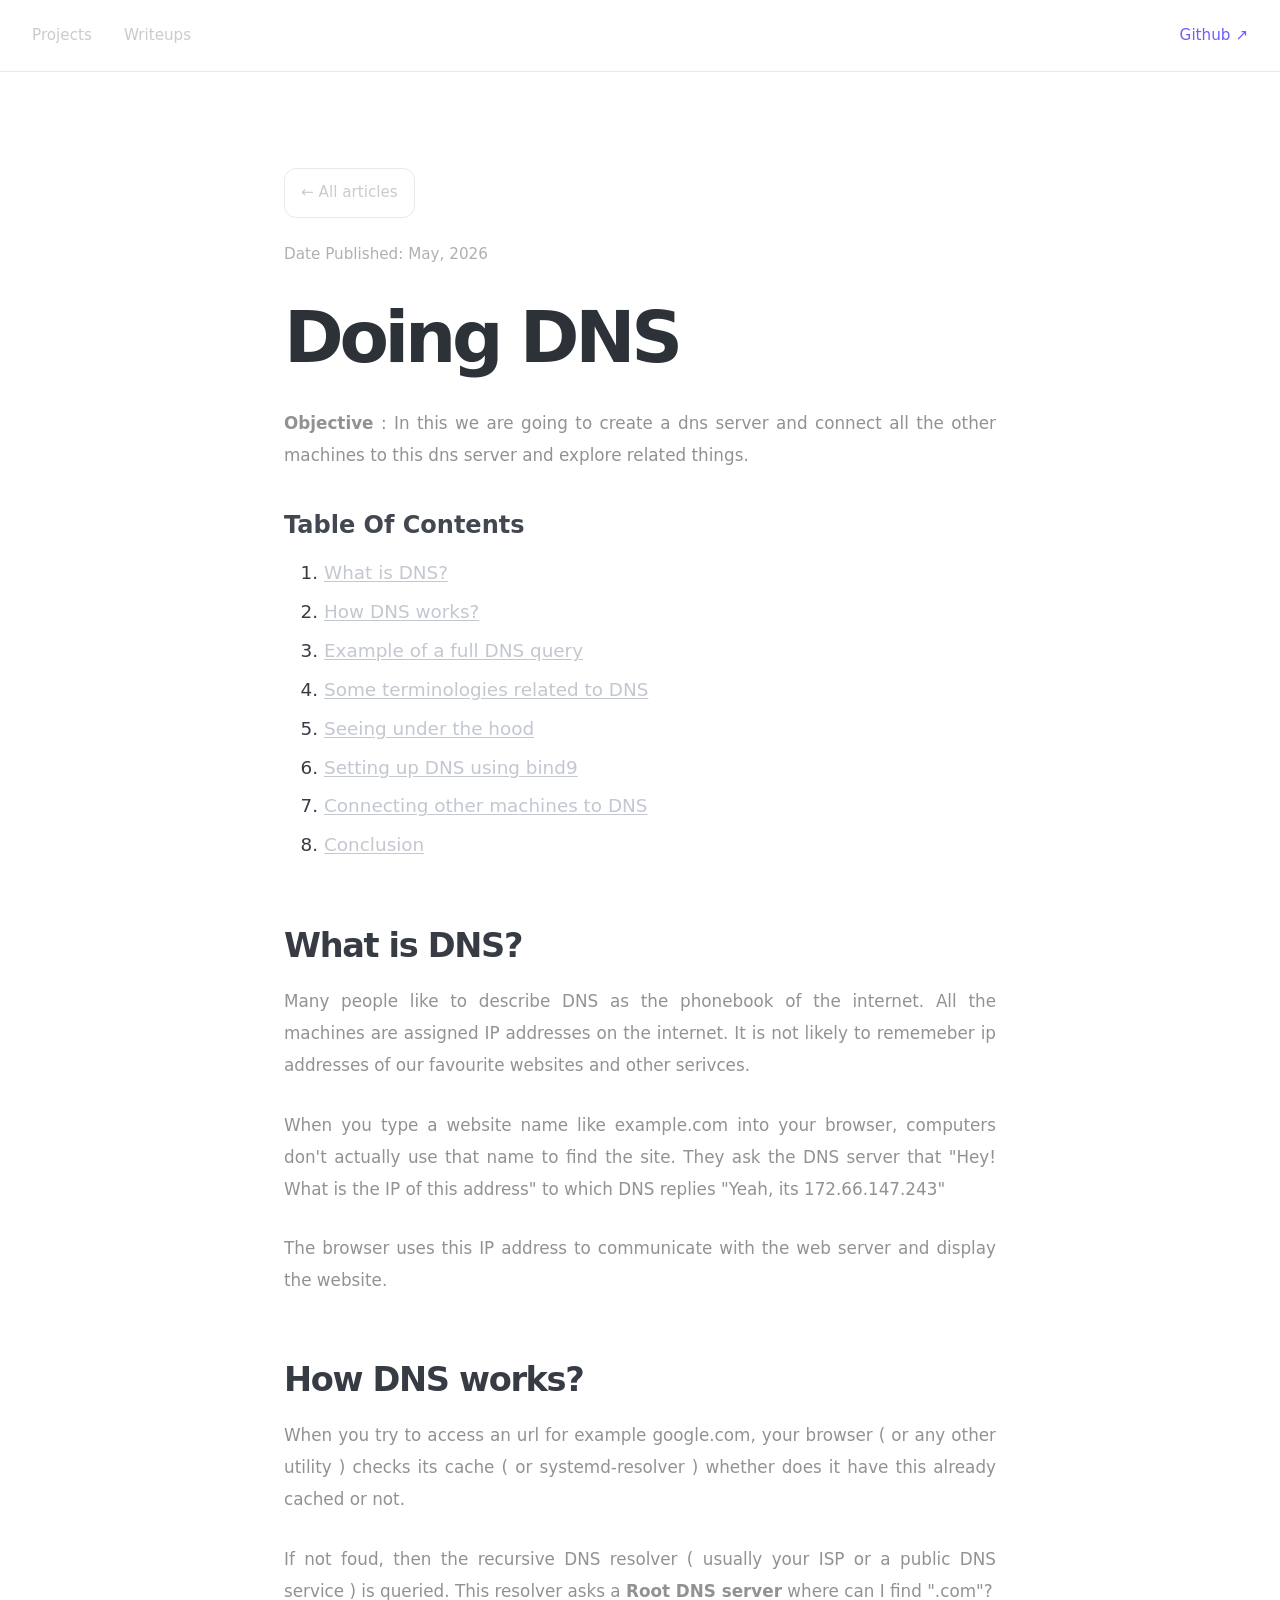
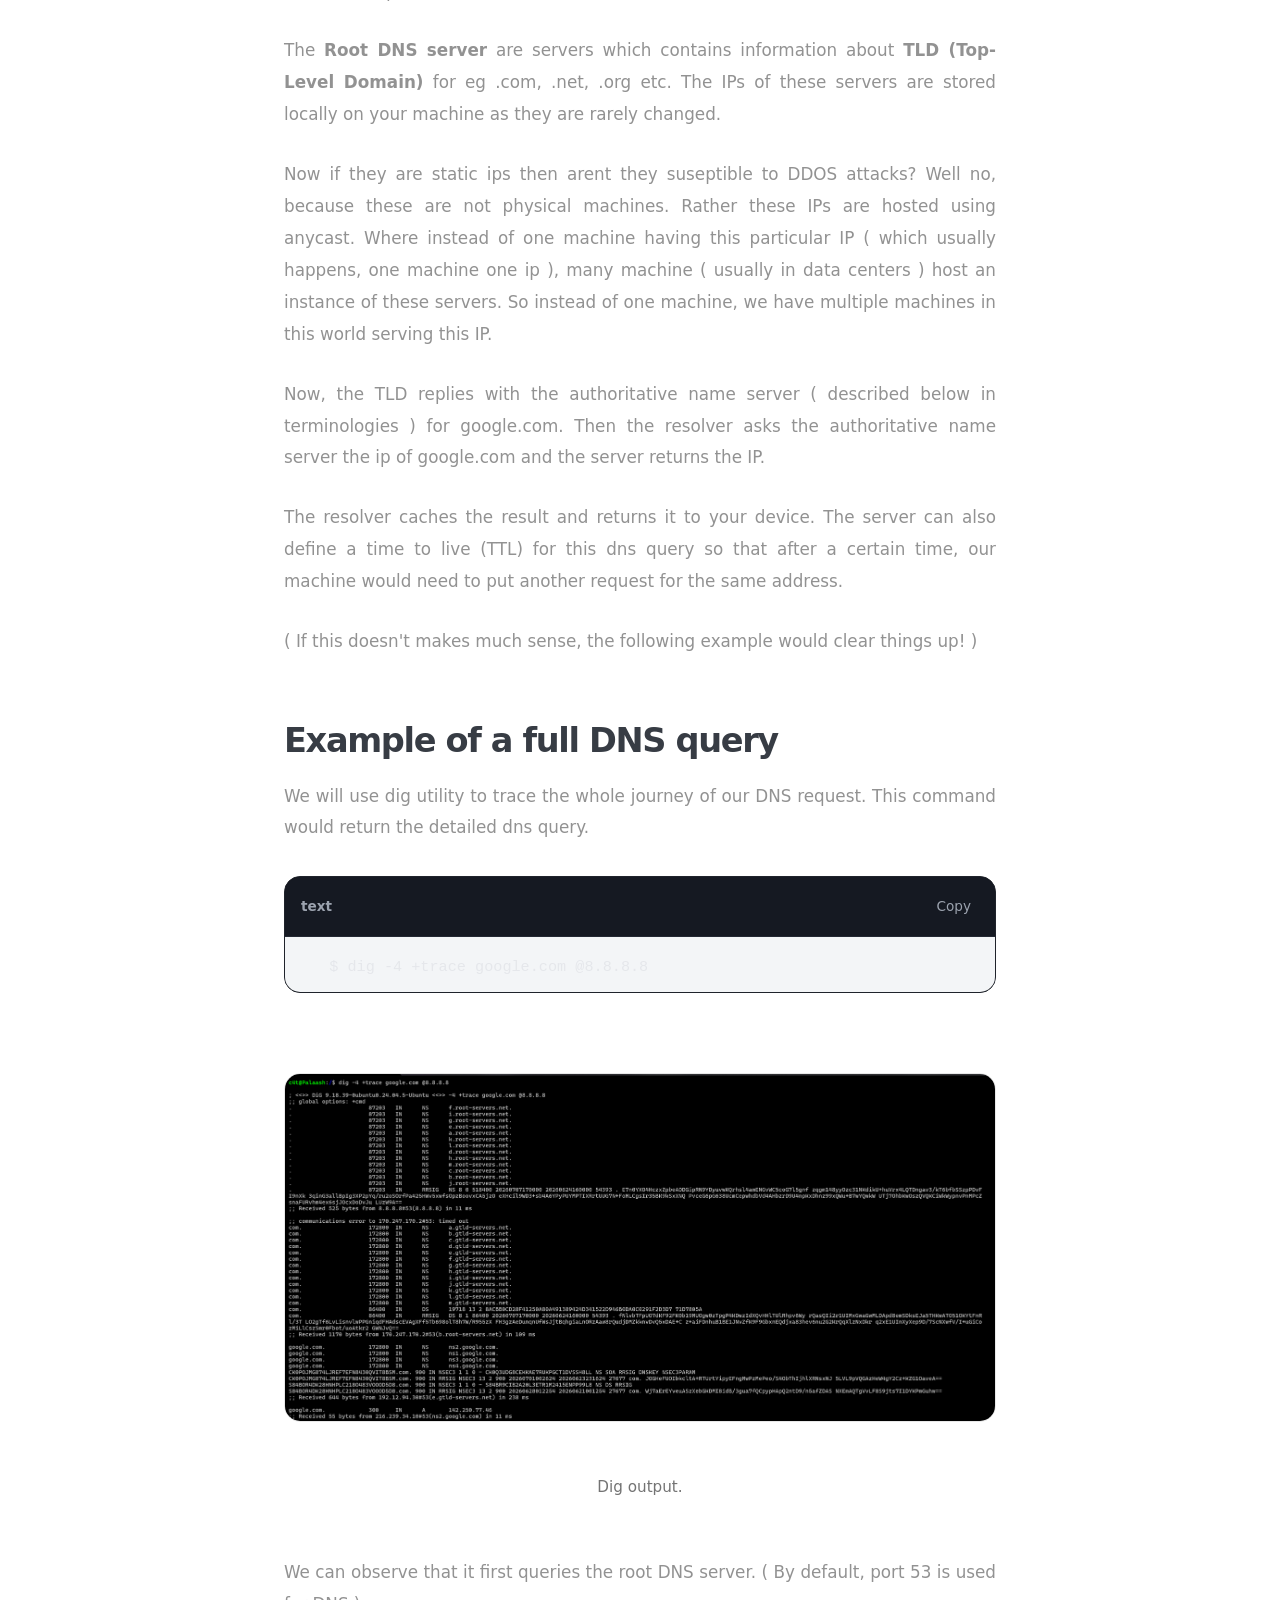
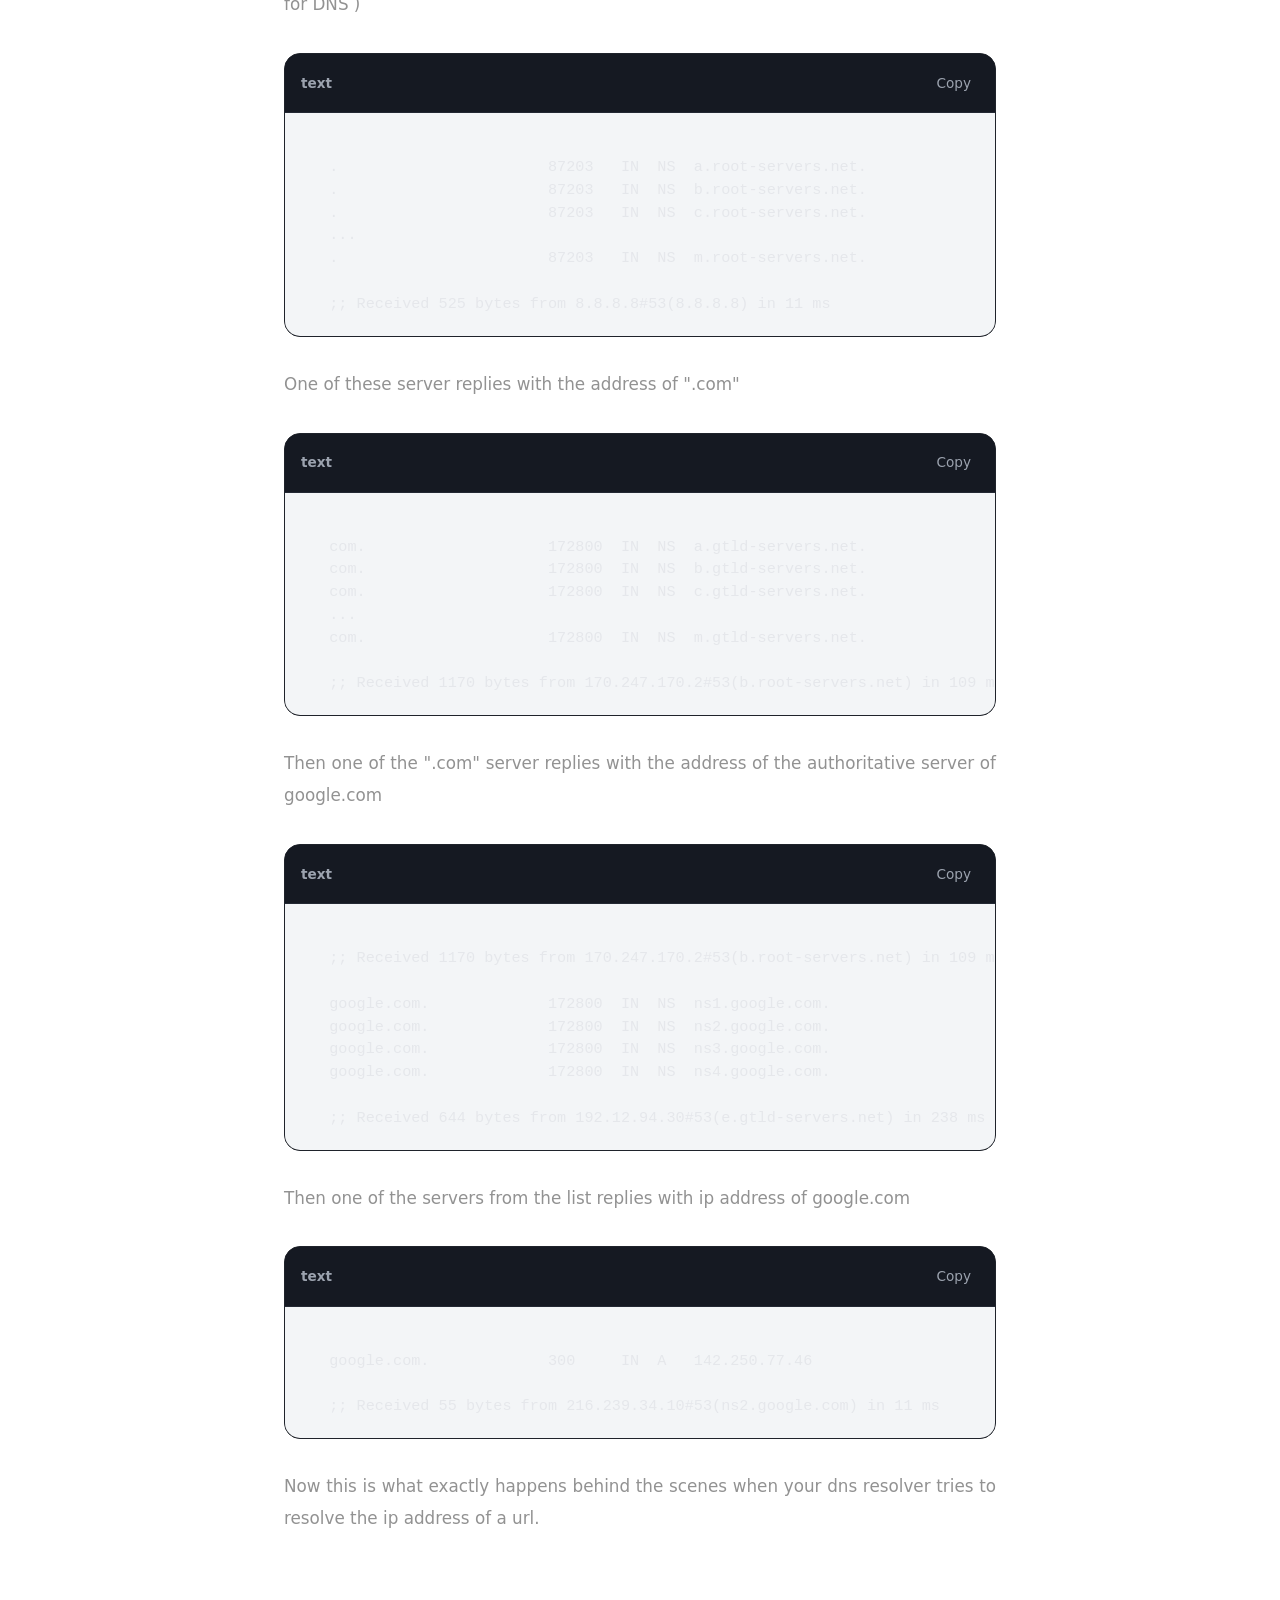
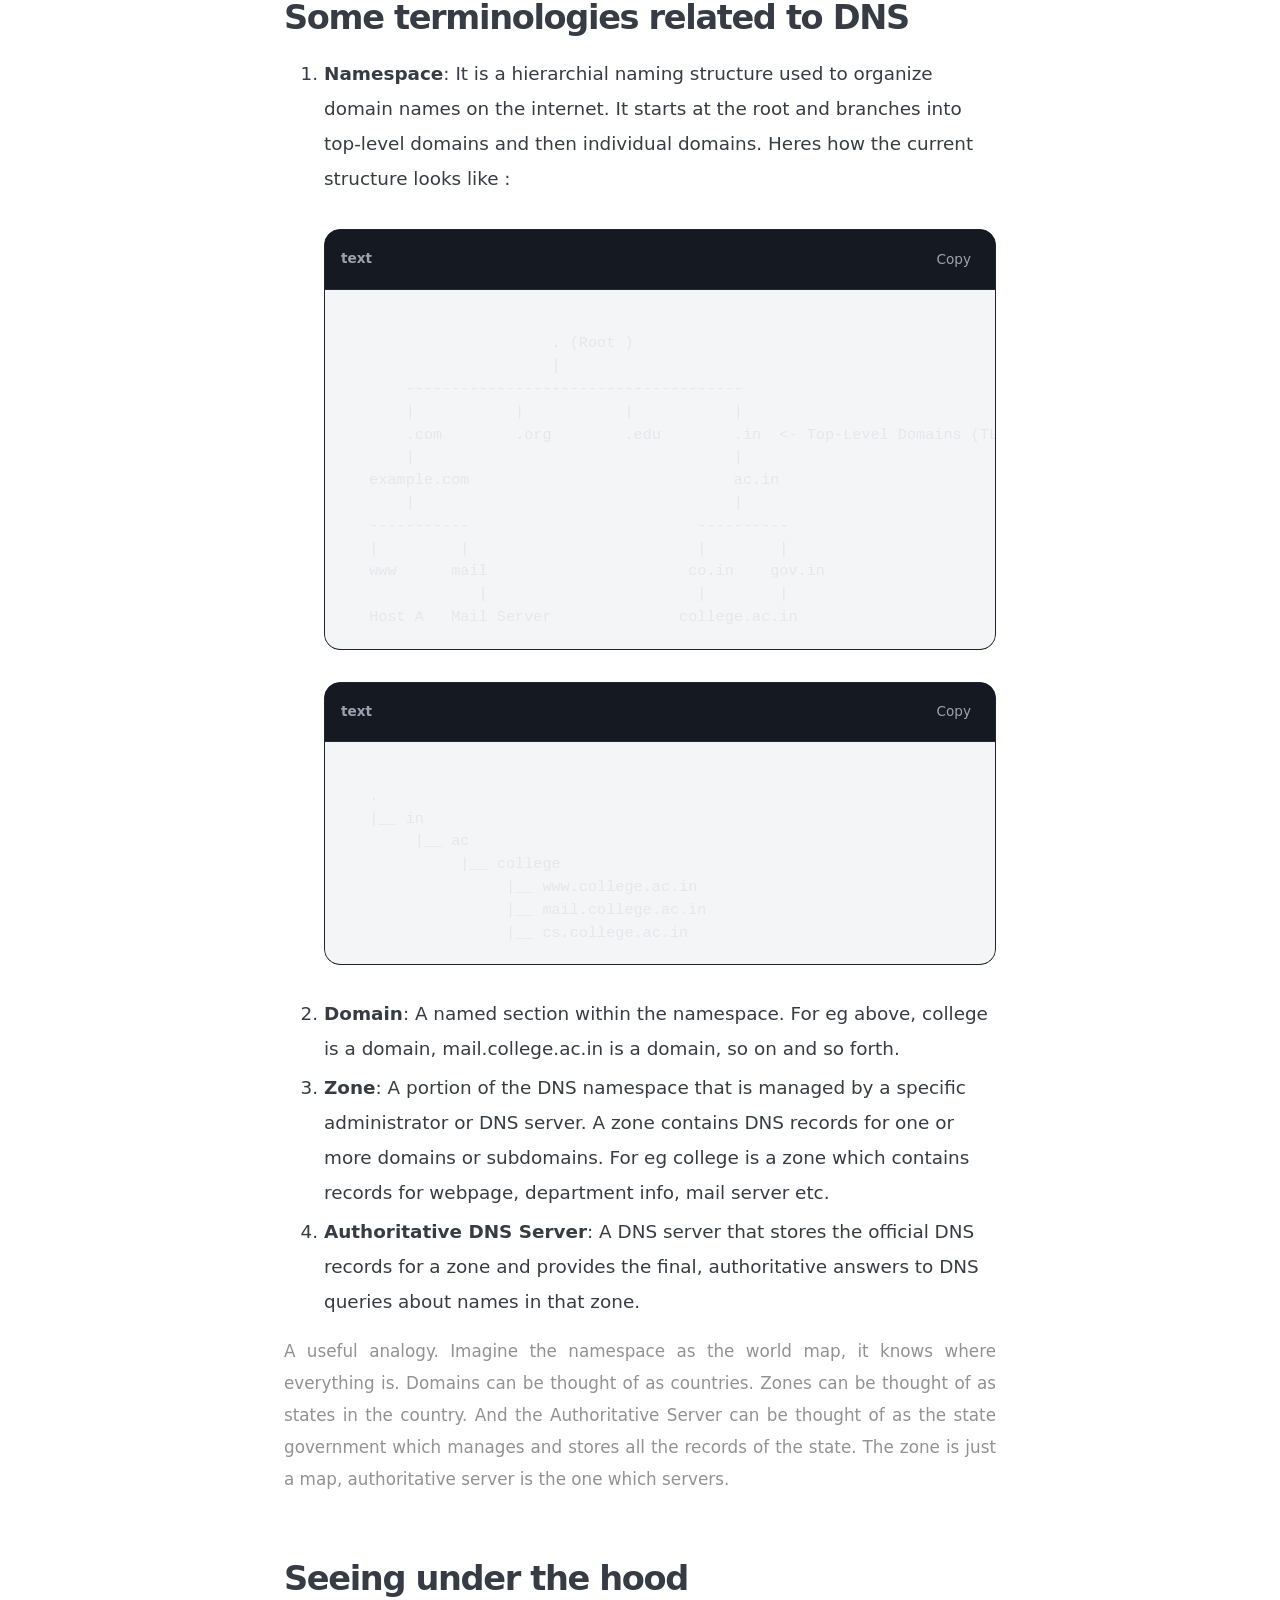
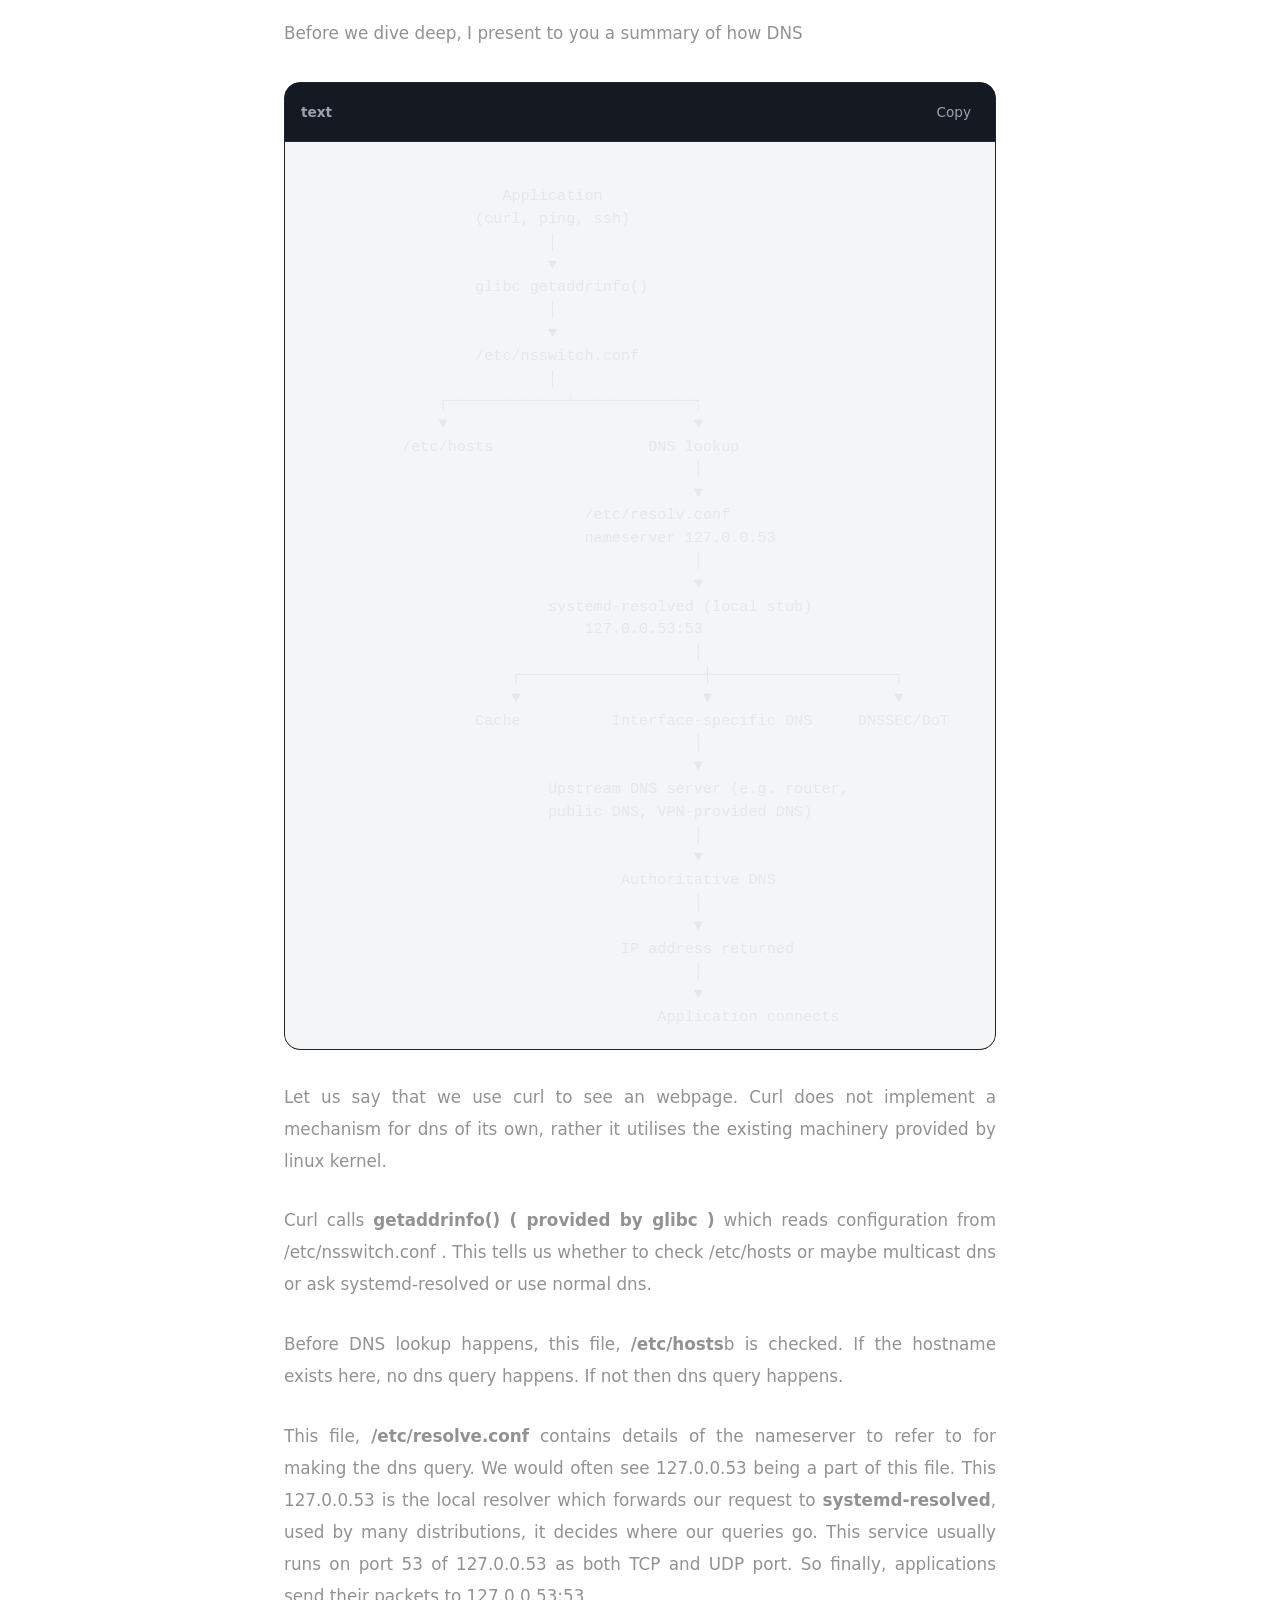
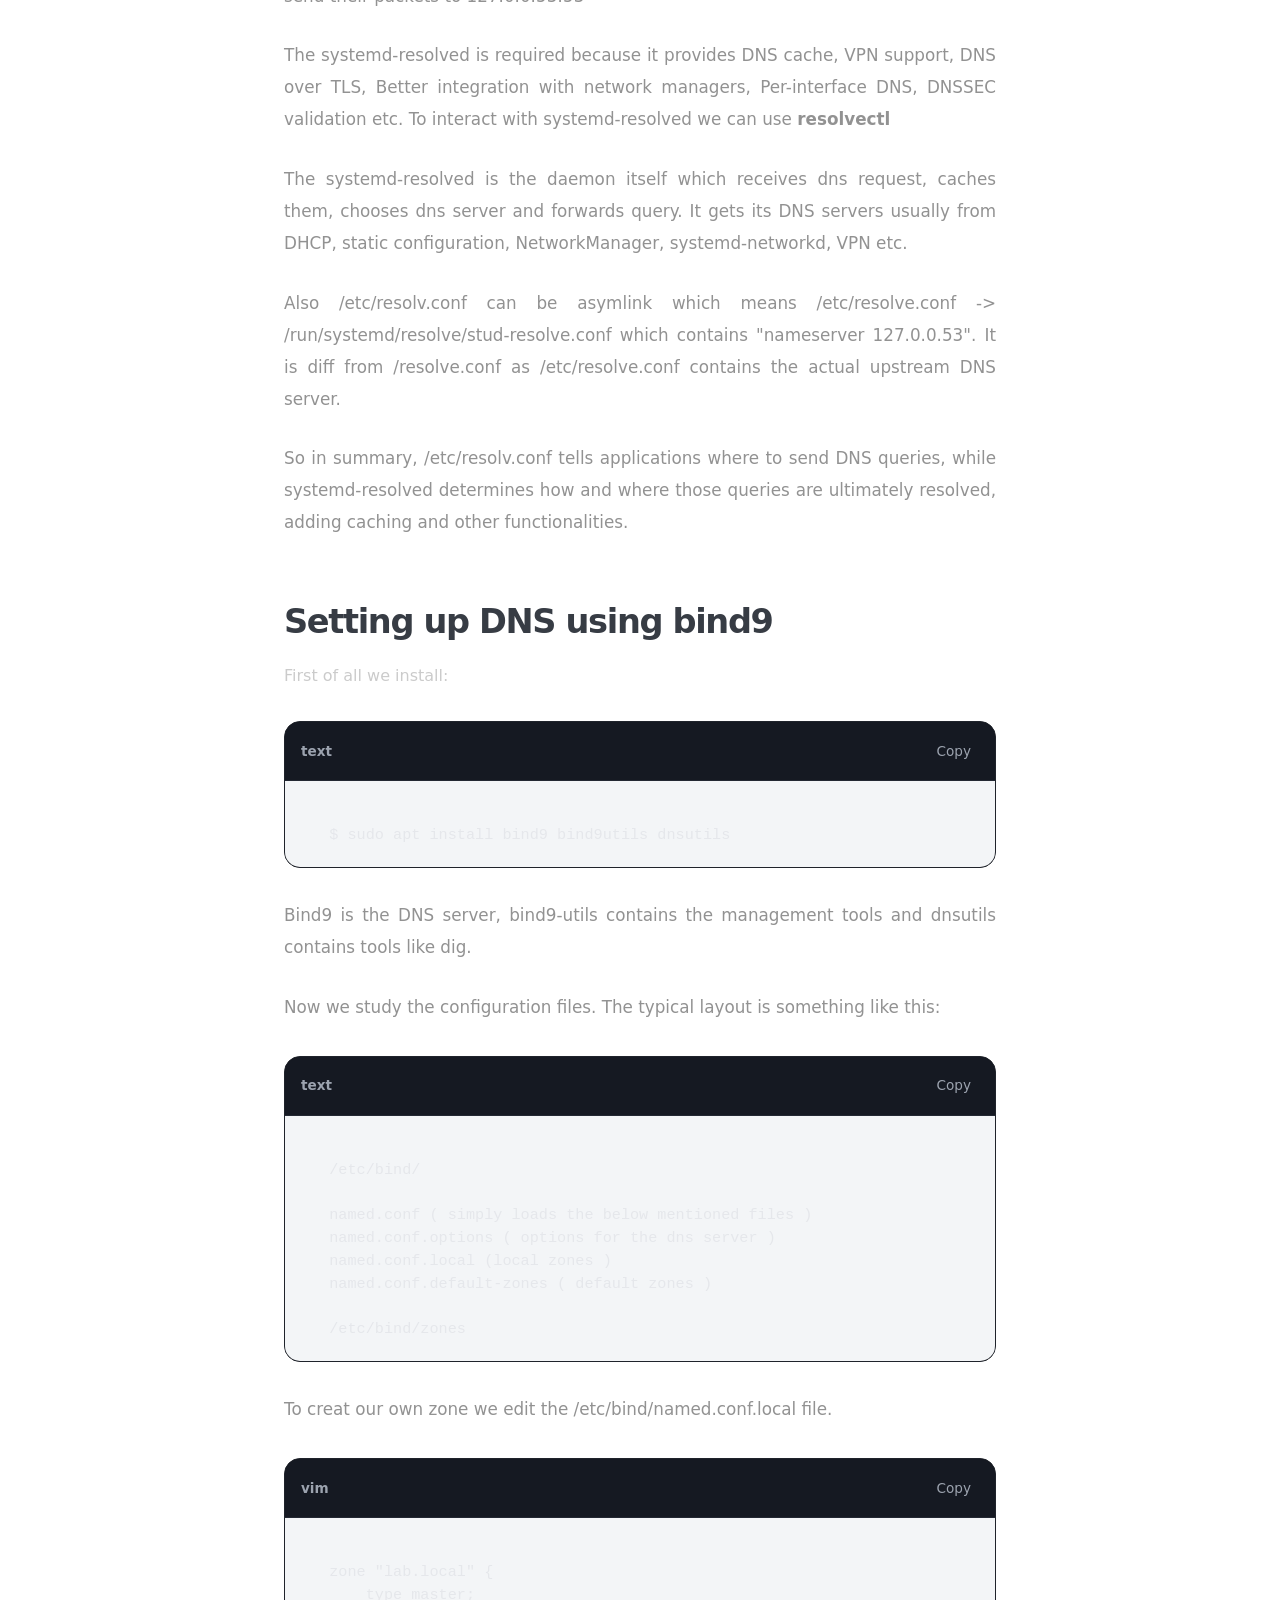
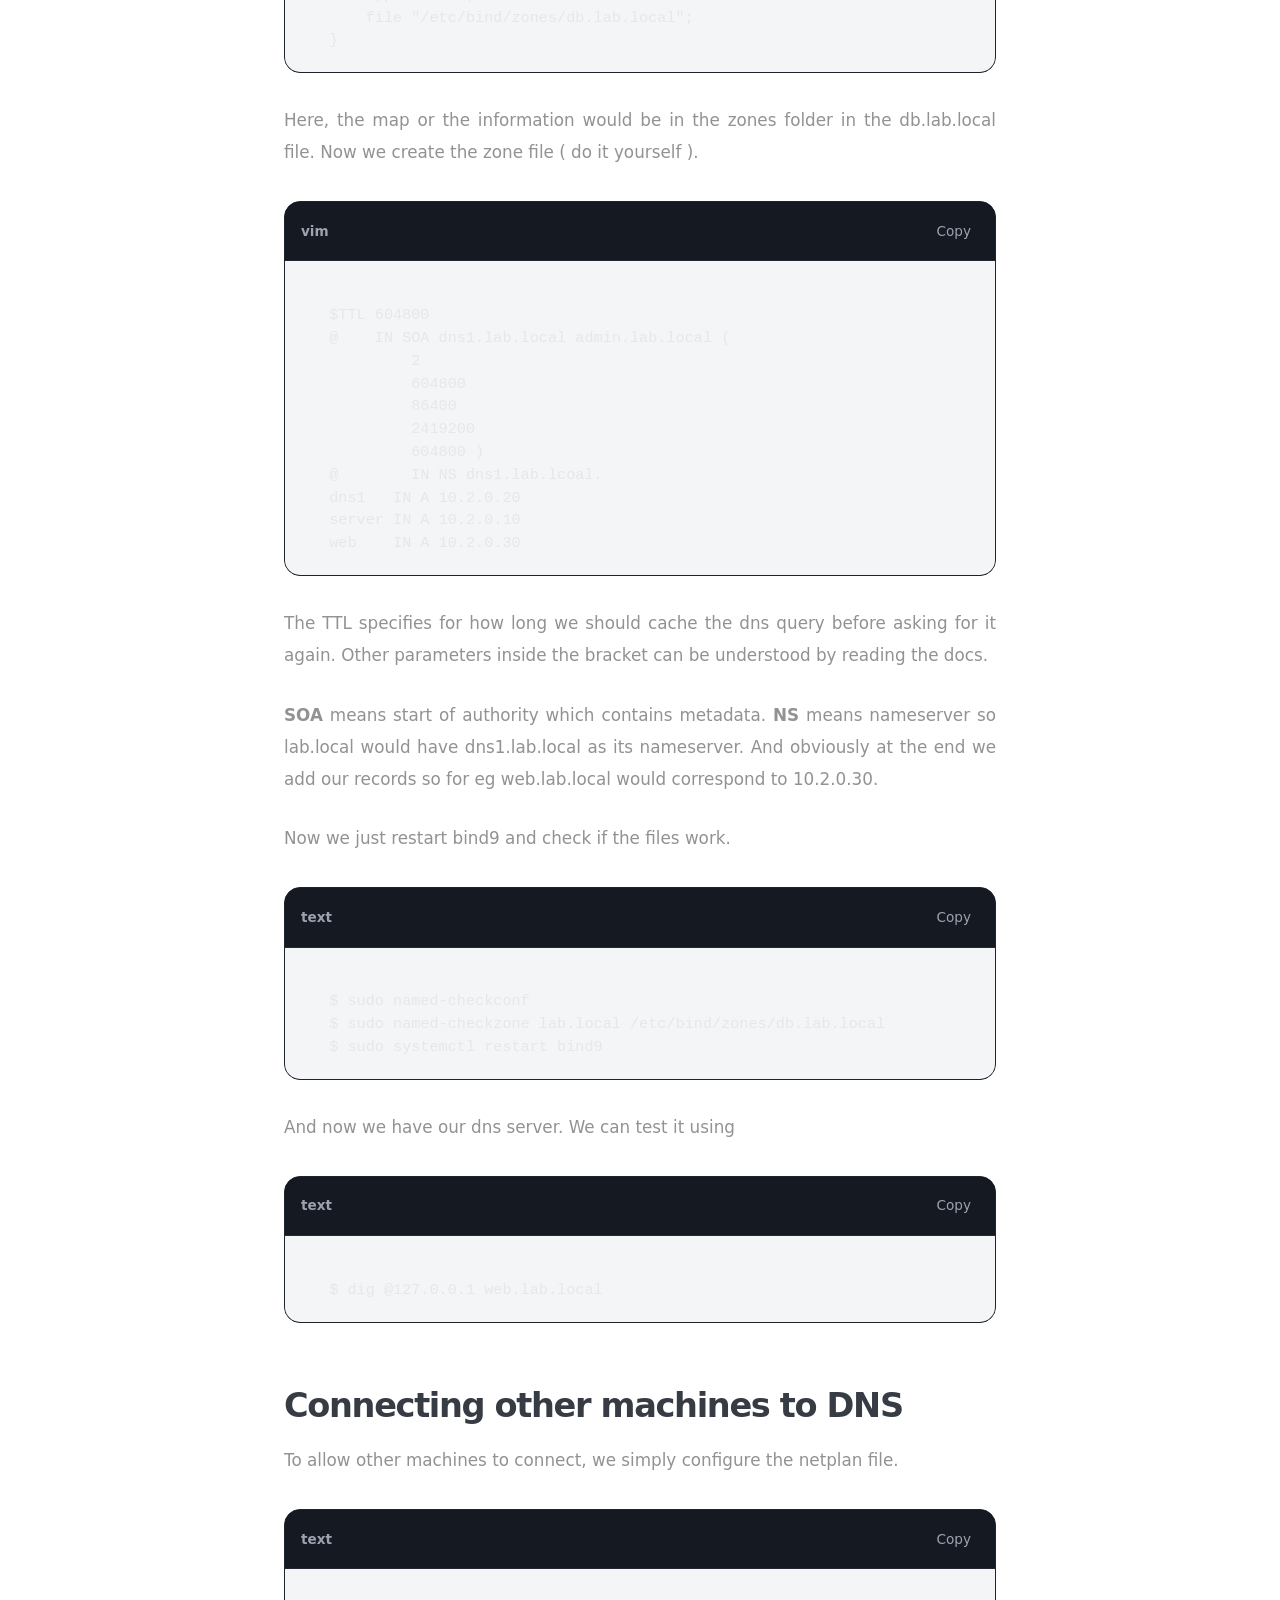
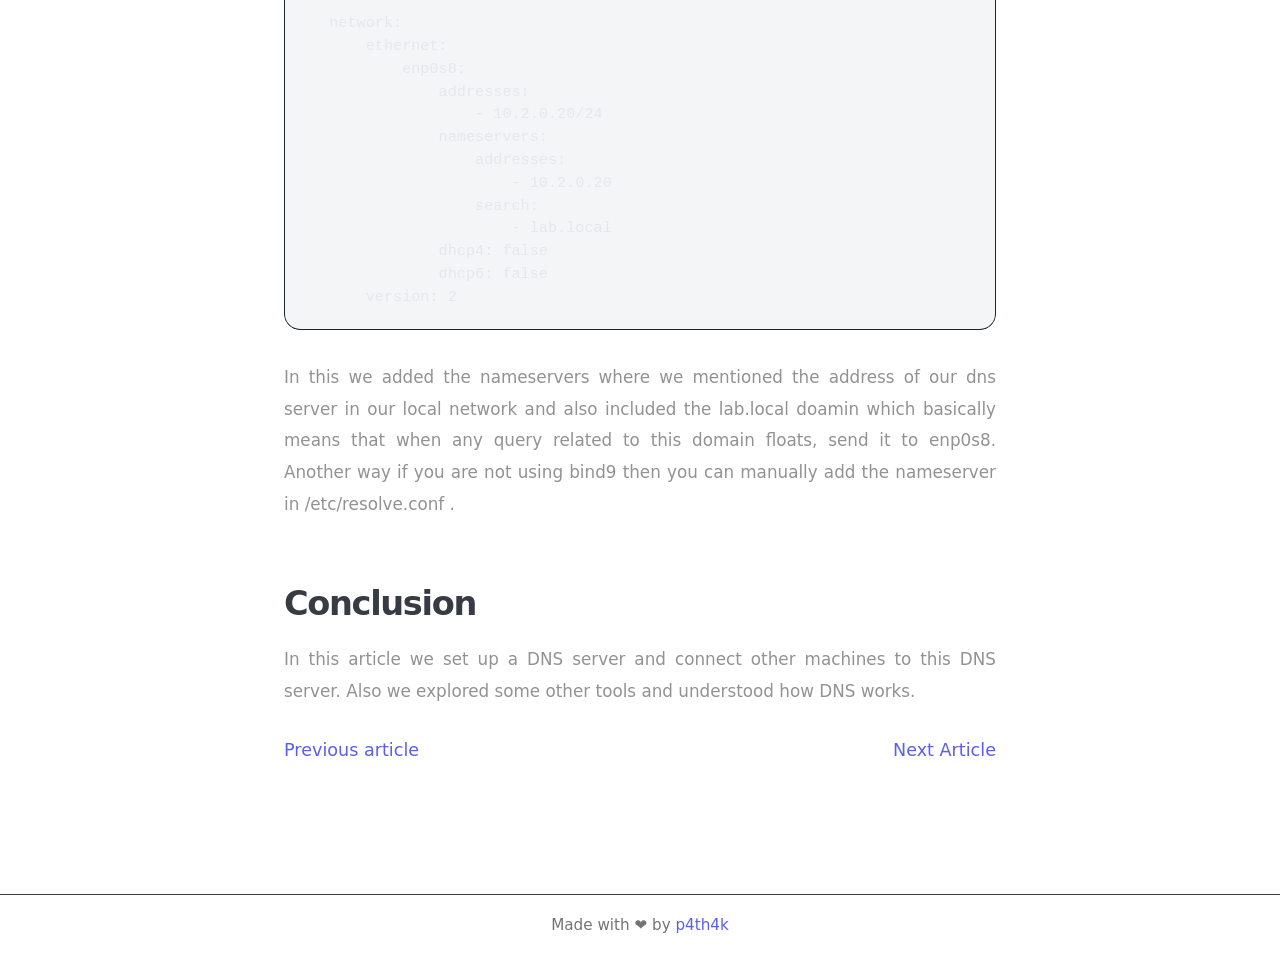
<file: pages/1.html>
<!DOCTYPE html>
<html lang="en">

<head>
    <meta charset="UTF-8">
    <meta name="viewport" content="width=device-width, initial-scale=1.0">
    <title>1. Doing DNS</title>
    <link rel="shortcut icon" href="../img/favicon.png" type="image/x-icon">
    <link rel="stylesheet" href="../css/pico.min.css">
    <link rel="stylesheet" href="../css/style.css">
    <script defer src="../script.js"></script>
    <style>
        ol li a {
            color: #c2c7d0;
            text-decoration: underline;
        }

        html {
            scroll-behavior: smooth;
        }

        .article-content p {
            text-align: justify !important;
        }
    </style>
</head>

<body>
    <header class="site-header">
        <nav class="site-nav">

            <div class="nav-left">
                <a href="https://github.com/p4th4k?tab=repositories" target="_blank">Projects</a>
                <a href="https://p4th4k.github.io/writeUps/" target="_blank">Writeups</a>
            </div>

            <div class="nav-right">
                <a class="launch-link" href="https://github.com/p4th4k" target="_blank">Github ↗</a>
            </div>

        </nav>
    </header>
    <main class="article-shell">
        <a href="../index.html" class="back-link">
            ← All articles
        </a>

        <div class="meta">
            Date Published: May, 2026
        </div>

        <h1>
            Doing DNS
        </h1>

        <div class="article-content">
            <p><b>Objective</b> : In this we are going to create a dns server and connect all the other machines to this
                dns server and explore related things.</p>
            <h3>Table Of Contents</h3>
            <ol>
                <li><a href="#what">What is DNS?</a></li>
                <li><a href="#how">How DNS works?</a></li>
                <li><a href="#example">Example of a full DNS query</a></li>
                <li><a href="#terms">Some terminologies related to DNS</a></li>
                <li><a href="#hood">Seeing under the hood</a></li>
                <li><a href="#setup">Setting up DNS using bind9</a></li>
                <li><a href="#fix">Connecting other machines to DNS</a></li>
                <li><a href="#conclusion">Conclusion</a></li>
            </ol>
            <h2 id="what">What is DNS?</h2>
            <p>Many people like to describe DNS as the phonebook of the internet. All the machines are assigned IP
                addresses on the internet. It is not likely to rememeber ip addresses of our favourite websites and
                other serivces.</p>

            <p> When you type a website name like example.com into your browser, computers don't actually use that name
                to find the site. They ask the DNS server that "Hey! What is the IP of this address" to which DNS
                replies "Yeah, its 172.66.147.243"</p>

            <p>The browser uses this IP address to communicate with the web server and display the website.</p>
            <h2 id="how">How DNS works?</h2>
            <p>When you try to access an url for example google.com, your browser ( or any other utility ) checks its
                cache ( or systemd-resolver ) whether does it have this already cached or not.</p>
            <p>If not foud, then the recursive DNS resolver ( usually your ISP or a public DNS service ) is queried.
                This resolver asks a <b>Root DNS server</b> where can I find ".com"?</p>
            <p>The <b>Root DNS server</b> are servers which contains information about <b>TLD (Top-Level Domain)</b> for
                eg .com, .net, .org etc. The IPs of these servers are stored locally on your machine as they are rarely
                changed.</p>
            <p>Now if they are static ips then arent they suseptible to DDOS attacks? Well no, because these are not
                physical machines. Rather these IPs are hosted using anycast. Where instead of one machine having this
                particular IP ( which usually happens, one machine one ip ), many machine ( usually in data centers )
                host an instance of these servers. So instead of one machine, we have multiple machines in this world
                serving this IP.</p>
            <p>Now, the TLD replies with the authoritative name server ( described below in terminologies ) for
                google.com. Then the resolver asks the authoritative name server the ip of google.com and the server
                returns the IP.</p>
            <p>The resolver caches the result and returns it to your device. The server can also define a time to live
                (TTL) for this dns query so that after a certain time, our machine would need to put another request for
                the same address.</p>
            <p>( If this doesn't makes much sense, the following example would clear things up! )</p>
            <h2 id="example">Example of a full DNS query</h2>
            <p>We will use dig utility to trace the whole journey of our DNS request. This command would return the
                detailed dns query.</p>
            <div class="code-block">
                <div class="code-header">
                    <span class="code-language">text</span>
                    <button class="copy-btn">Copy</button>
                </div>


                <pre><code>
                $ dig -4 +trace google.com @8.8.8.8
</code></pre>


            </div>
            <figure class="article-image">
                <img src="../img/dig.png" alt="Dig output" />
                <figcaption>Dig output.</figcaption>
            </figure>

            <p>We can observe that it first queries the root DNS server. ( By default, port 53 is used for DNS )</p>
            <div class="code-block">
                <div class="code-header">
                    <span class="code-language">text</span>
                    <button class="copy-btn">Copy</button>
                </div>


                <pre><code style="line-height: 1.5 !important;">
                .                       87203   IN  NS  a.root-servers.net.
                .                       87203   IN  NS  b.root-servers.net.
                .                       87203   IN  NS  c.root-servers.net.
                ...
                .                       87203   IN  NS  m.root-servers.net.

                ;; Received 525 bytes from 8.8.8.8#53(8.8.8.8) in 11 ms
</code></pre>


            </div>
            <p>One of these server replies with the address of ".com"</p>
            <div class="code-block">
                <div class="code-header">
                    <span class="code-language">text</span>
                    <button class="copy-btn">Copy</button>
                </div>


                <pre><code style="line-height: 1.5 !important;">
                com.                    172800  IN  NS  a.gtld-servers.net.
                com.                    172800  IN  NS  b.gtld-servers.net.
                com.                    172800  IN  NS  c.gtld-servers.net.
                ...
                com.                    172800  IN  NS  m.gtld-servers.net.

                ;; Received 1170 bytes from 170.247.170.2#53(b.root-servers.net) in 109 ms
</code></pre>


            </div>
            <p>Then one of the ".com" server replies with the address of the authoritative server of google.com</p>
            <div class="code-block">
                <div class="code-header">
                    <span class="code-language">text</span>
                    <button class="copy-btn">Copy</button>
                </div>


                <pre><code style="line-height: 1.5 !important;">
                ;; Received 1170 bytes from 170.247.170.2#53(b.root-servers.net) in 109 ms

                google.com.             172800  IN  NS  ns1.google.com.
                google.com.             172800  IN  NS  ns2.google.com.
                google.com.             172800  IN  NS  ns3.google.com.
                google.com.             172800  IN  NS  ns4.google.com.

                ;; Received 644 bytes from 192.12.94.30#53(e.gtld-servers.net) in 238 ms
</code></pre>


            </div>

            <p>Then one of the servers from the list replies with ip address of google.com</p>
            <div class="code-block">
                <div class="code-header">
                    <span class="code-language">text</span>
                    <button class="copy-btn">Copy</button>
                </div>


                <pre><code style="line-height:1.5 !important;">
                google.com.             300     IN  A   142.250.77.46

                ;; Received 55 bytes from 216.239.34.10#53(ns2.google.com) in 11 ms
</code></pre>


            </div>

            <p>Now this is what exactly happens behind the scenes when your dns resolver tries to resolve the ip address of a url.</p>
            <h2 id="terms">Some terminologies related to DNS</h2>
            <ol>
                <li><b>Namespace</b>: It is a hierarchial naming structure used to organize domain names on the internet. It starts at the root and branches into top-level domains and then individual domains. Heres how the current structure looks like :</li>
                <div class="code-block">
                <div class="code-header">
                    <span class="code-language">text</span>
                    <button class="copy-btn">Copy</button>
                </div>


                <pre><code style="line-height:1.5 !important;">
                                    . (Root )
                                    |
                    -------------------------------------
                    |           |           |           |
                    .com        .org        .edu        .in  <- Top-Level Domains (TLDs)
                    |                                   |
                example.com                             ac.in 
                    |                                   |
                -----------                         ----------  
                |         |                         |        |
                www      mail                      co.in    gov.in 
                            |                       |        |
                Host A   Mail Server              college.ac.in
</code></pre>


            </div>
            <div class="code-block">
                <div class="code-header">
                    <span class="code-language">text</span>
                    <button class="copy-btn">Copy</button>
                </div>


                <pre><code style="line-height:1.5 !important;">
                .
                |__ in
                     |__ ac
                          |__ college 
                               |__ www.college.ac.in 
                               |__ mail.college.ac.in 
                               |__ cs.college.ac.in 
</code></pre>


            </div>
                <li><b>Domain</b>: A named section within the namespace. For eg above, college is a domain, mail.college.ac.in is a domain, so on and so forth.</li>
                <li><b>Zone</b>: A portion of the DNS namespace that is managed by a specific administrator or DNS server. A zone contains DNS records for one or more domains or subdomains. For eg college is a zone which contains records for webpage, department info, mail server etc.</li>
                <li><b>Authoritative DNS Server</b>: A DNS server that stores the official DNS records for a zone and provides the final, authoritative answers to DNS queries about names in that zone.</li>
            </ol>

            <p>A useful analogy. Imagine the namespace as the world map, it knows where everything is. Domains can be thought of as countries. Zones can be thought of as states in the country. And the Authoritative Server can be thought of as the state government which manages and stores all the records of the state. The zone is just a map, authoritative server is the one which servers.</p>

            <h2 id="hood">Seeing under the hood</h2>
            <p>Before we dive deep, I present to you a summary of how DNS</p>
            <div class="code-block">
                <div class="code-header">
                    <span class="code-language">text</span>
                    <button class="copy-btn">Copy</button>
                </div>


                <pre><code style="line-height:1.5 !important;">
                                   Application
                                (curl, ping, ssh)
                                        │
                                        ▼
                                glibc getaddrinfo()
                                        │
                                        ▼
                                /etc/nsswitch.conf
                                        │
                            ┌─────────────┴─────────────┐
                            ▼                           ▼
                        /etc/hosts                 DNS lookup
                                                        │
                                                        ▼
                                            /etc/resolv.conf
                                            nameserver 127.0.0.53
                                                        │
                                                        ▼
                                        systemd-resolved (local stub)
                                            127.0.0.53:53
                                                        │
                                    ┌────────────────────┼────────────────────┐
                                    ▼                    ▼                    ▼
                                Cache          Interface-specific DNS     DNSSEC/DoT
                                                        │
                                                        ▼
                                        Upstream DNS server (e.g. router,
                                        public DNS, VPN-provided DNS)
                                                        │
                                                        ▼
                                                Authoritative DNS
                                                        │
                                                        ▼
                                                IP address returned
                                                        │
                                                        ▼
                                                    Application connects
</code></pre>


            </div> 
            <p>Let us say that we use curl to see an webpage. Curl does not implement a mechanism for dns of its own, rather it utilises the existing machinery provided by linux kernel.</p>
            <p>Curl calls <b>getaddrinfo() ( provided by glibc )</b> which reads configuration from /etc/nsswitch.conf . This tells us whether to check /etc/hosts or maybe multicast dns or ask systemd-resolved or use normal dns.</p>

            <p>Before DNS lookup happens, this file, <b>/etc/hosts</b>b is checked. If the hostname exists here, no dns query happens. If not then dns query happens.</p>

            <p>This file, <b>/etc/resolve.conf</b> contains details of the nameserver to refer to for making the dns query. We would often see 127.0.0.53 being a part of this file. This 127.0.0.53 is the local resolver which forwards our request to <b>systemd-resolved</b>, used by many distributions, it decides where our queries go. This service usually runs on port 53 of 127.0.0.53 as both TCP and UDP port. So finally, applications send their packets to 127.0.0.53:53</p>

            <p>The systemd-resolved is required because it provides DNS cache, VPN support, DNS over TLS, Better integration with network managers, Per-interface DNS, DNSSEC validation etc. To interact with systemd-resolved we can use <b>resolvectl</b></p>

            <p>The systemd-resolved is the daemon itself which receives dns request, caches them, chooses dns server and forwards query. It gets its DNS servers usually from DHCP, static configuration, NetworkManager, systemd-networkd, VPN etc.</p>

            <p>Also /etc/resolv.conf can be asymlink which means /etc/resolve.conf -> /run/systemd/resolve/stud-resolve.conf which contains "nameserver 127.0.0.53". It is diff from /resolve.conf as /etc/resolve.conf contains the actual upstream DNS server.</p>

            <p>So in summary, /etc/resolv.conf tells applications where to send DNS queries, while systemd-resolved determines how and where those queries are ultimately resolved, adding caching and other functionalities. </p>

            <h2 id="setup">Setting up DNS using bind9</h2>
            First of all we install: 
            <div class="code-block">
                <div class="code-header">
                    <span class="code-language">text</span>
                    <button class="copy-btn">Copy</button>
                </div>


                <pre><code style="line-height:1.5 !important;">
                $ sudo apt install bind9 bind9utils dnsutils
</code></pre>


            </div>
            <p>Bind9 is the DNS server, bind9-utils contains the management tools and dnsutils contains tools like dig.</p>
            <p>Now we study the configuration files. The typical layout is something like this:</p>
            <div class="code-block">
                <div class="code-header">
                    <span class="code-language">text</span>
                    <button class="copy-btn">Copy</button>
                </div>


                <pre><code style="line-height:1.5 !important;">
                /etc/bind/

                named.conf ( simply loads the below mentioned files ) 
                named.conf.options ( options for the dns server )
                named.conf.local (local zones )
                named.conf.default-zones ( default zones )

                /etc/bind/zones 
</code></pre>


            </div>

            <p>To creat our own zone we edit the /etc/bind/named.conf.local file.</p>
            <div class="code-block">
                <div class="code-header">
                    <span class="code-language">vim</span>
                    <button class="copy-btn">Copy</button>
                </div>


                <pre><code style="line-height:1.5 !important;">
                zone "lab.local" {
                    type master;
                    file "/etc/bind/zones/db.lab.local";
                }
</code></pre>


            </div>
            <p>Here, the map or the information would be in the zones folder in the db.lab.local file. Now we create the zone file ( do it yourself ).</p>

            <div class="code-block">
                <div class="code-header">
                    <span class="code-language">vim</span>
                    <button class="copy-btn">Copy</button>
                </div>


                <pre><code style="line-height:1.5 !important;">
                $TTL 604800
                @    IN SOA dns1.lab.local admin.lab.local (
                         2
                         604800
                         86400
                         2419200
                         604800 )    
                @        IN NS dns1.lab.lcoal. 
                dns1   IN A 10.2.0.20
                server IN A 10.2.0.10
                web    IN A 10.2.0.30
</code></pre>


            </div>
            <p>The TTL specifies for how long we should cache the dns query before asking for it again. Other parameters inside the bracket can be understood by reading the docs. </p>
            <p><b>SOA</b> means start of authority which contains metadata. <b>NS</b> means nameserver so lab.local would have dns1.lab.local as its nameserver. And obviously at the end we add our records so for eg web.lab.local would correspond to 10.2.0.30.</p>
            <p>Now we just restart bind9 and check if the files work.</p>
            <div class="code-block">
                <div class="code-header">
                    <span class="code-language">text</span>
                    <button class="copy-btn">Copy</button>
                </div>


                <pre><code style="line-height:1.5 !important;">
                $ sudo named-checkconf
                $ sudo named-checkzone lab.local /etc/bind/zones/db.lab.local 
                $ sudo systemctl restart bind9 
</code></pre>


            </div>

            <p>And now we have our dns server. We can test it using</p>
            <div class="code-block">
                <div class="code-header">
                    <span class="code-language">text</span>
                    <button class="copy-btn">Copy</button>
                </div>


                <pre><code style="line-height:1.5 !important;">
                $ dig @127.0.0.1 web.lab.local
</code></pre>


            </div>
            <h2 id="fix">Connecting other machines to DNS</h2>
            <p>To allow other machines to connect, we simply configure the netplan file.</p>
            <div class="code-block">
                <div class="code-header">
                    <span class="code-language">text</span>
                    <button class="copy-btn">Copy</button>
                </div>


                <pre><code style="line-height:1.5 !important;">
                network:
                    ethernet:
                        enp0s8:
                            addresses:
                                - 10.2.0.20/24
                            nameservers:
                                addresses:
                                    - 10.2.0.20
                                search:
                                    - lab.local
                            dhcp4: false
                            dhcp6: false
                    version: 2
</code></pre>


            </div>
            <p>In this we added the nameservers where we mentioned the address of our dns server in our local network and also included the lab.local doamin which basically means that when any query related to this domain floats, send it to enp0s8. Another way if you are not using bind9 then you can manually add the nameserver in /etc/resolve.conf .</p>
            <h2 id="conclusion">Conclusion</h2>
            <p>In this article we set up a DNS server and connect other machines to this DNS server. Also we explored
                some other tools and understood how DNS works.</p>
            <div class="flex" style="display: flex; justify-content: space-between;">
                <a href="./0.html" style="font-size: 1.1rem;">Previous article</a>
                <a href="./2.html" style="font-size: 1.1rem;">Next Article</a>
            </div>
        </div>
    </main>
    <footer class="site-footer">
        <p>
            Made with ❤️ by <a href="https://github.com/p4th4k" target="_blank">p4th4k</a>
        </p>
    </footer>
</body>

</html>
</file>
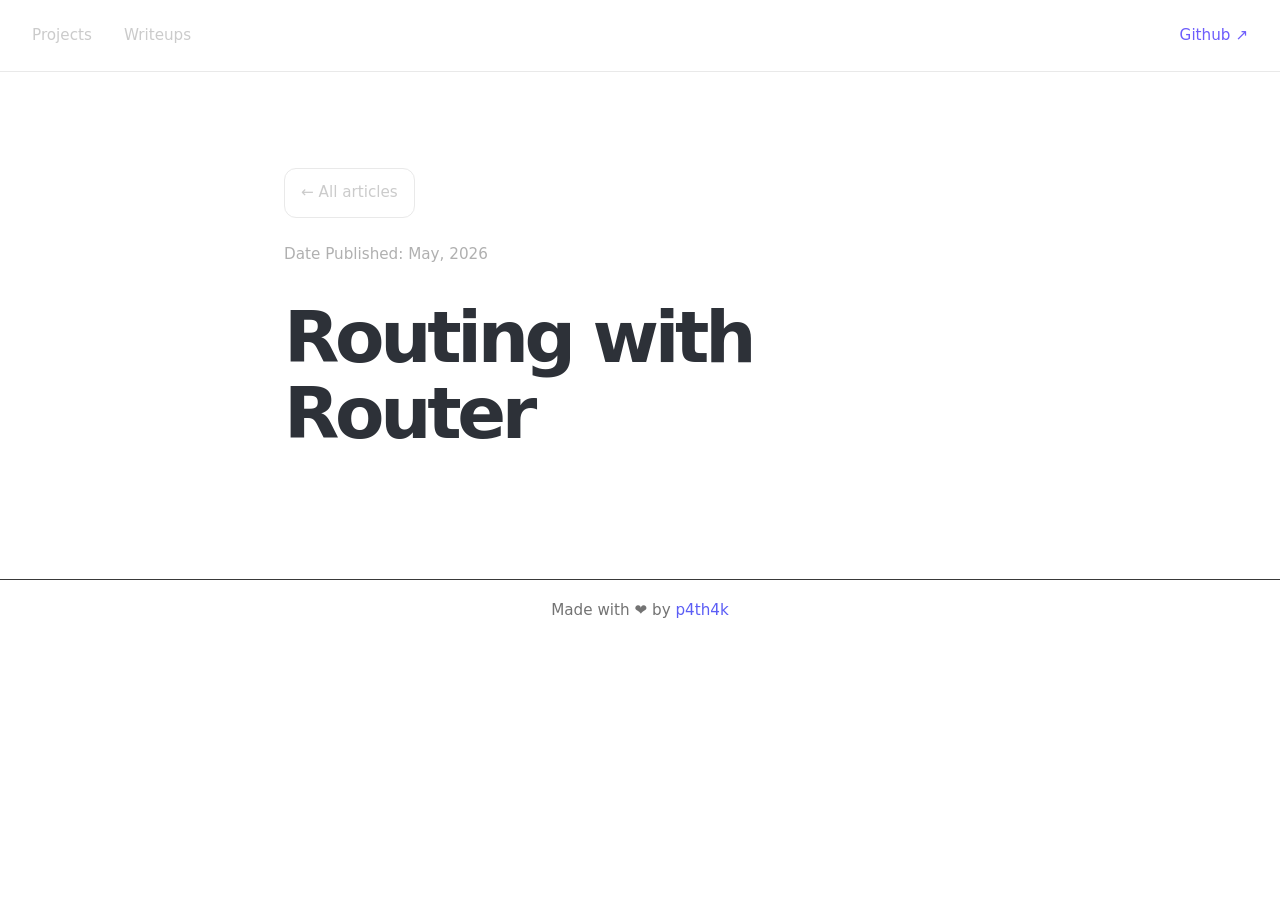
<file: pages/2.html>
<!DOCTYPE html>
<html lang="en">
<head>
    <meta charset="UTF-8">
    <meta name="viewport" content="width=device-width, initial-scale=1.0">
    <title>2. Routing with Router</title>
    <link rel="shortcut icon" href="../img/favicon.png" type="image/x-icon">
    <link rel="stylesheet" href="../css/pico.min.css">
    <link rel="stylesheet" href="../css/style.css">
</head>
<body>
    <header class="site-header">
        <nav class="site-nav">

            <div class="nav-left">
                <a href="https://github.com/p4th4k?tab=repositories" target="_blank">Projects</a>
                <a href="https://p4th4k.github.io/writeUps/" target="_blank">Writeups</a>
            </div>

            <div class="nav-right">
                <a class="launch-link" href="https://github.com/p4th4k" target="_blank">Github ↗</a>
            </div>

        </nav>
    </header>
    <main class="article-shell">
        <a href="../index.html" class="back-link">
            ← All articles
        </a>

        <div class="meta">
            Date Published: May, 2026
        </div>

        <h1>
             Routing with Router
        </h1>
    </main>
    <footer class="site-footer">
            <p>
                Made with ❤️ by <a href="https://github.com/p4th4k" target="_blank">p4th4k</a>
            </p>
        </footer>
</body>
</html>
</file>
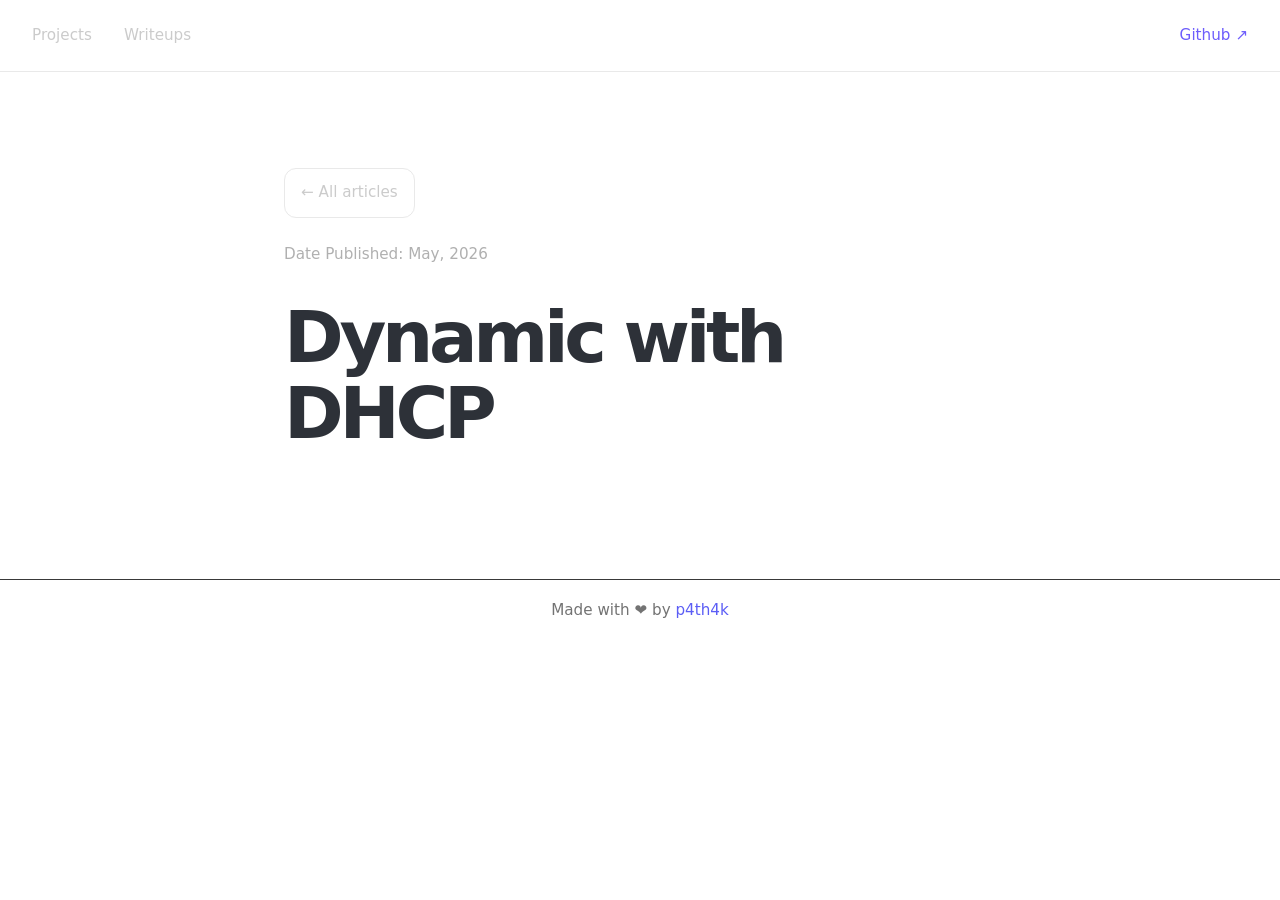
<file: pages/3.html>
<!DOCTYPE html>
<html lang="en">
<head>
    <meta charset="UTF-8">
    <meta name="viewport" content="width=device-width, initial-scale=1.0">
    <title>3. Dynamic with DHCP</title>
    <link rel="shortcut icon" href="../img/favicon.png" type="image/x-icon">
    <link rel="stylesheet" href="../css/pico.min.css">
    <link rel="stylesheet" href="../css/style.css">
</head>
<body>
    <header class="site-header">
        <nav class="site-nav">

            <div class="nav-left">
                <a href="https://github.com/p4th4k?tab=repositories" target="_blank">Projects</a>
                <a href="https://p4th4k.github.io/writeUps/" target="_blank">Writeups</a>
            </div>

            <div class="nav-right">
                <a class="launch-link" href="https://github.com/p4th4k" target="_blank">Github ↗</a>
            </div>

        </nav>
    </header>
    <main class="article-shell">
        <a href="../index.html" class="back-link">
            ← All articles
        </a>

        <div class="meta">
            Date Published: May, 2026
        </div>

        <h1>
            Dynamic with DHCP
        </h1>
    </main>
    <footer class="site-footer">
            <p>
                Made with ❤️ by <a href="https://github.com/p4th4k" target="_blank">p4th4k</a>
            </p>
        </footer>
</body>
</html>
</file>
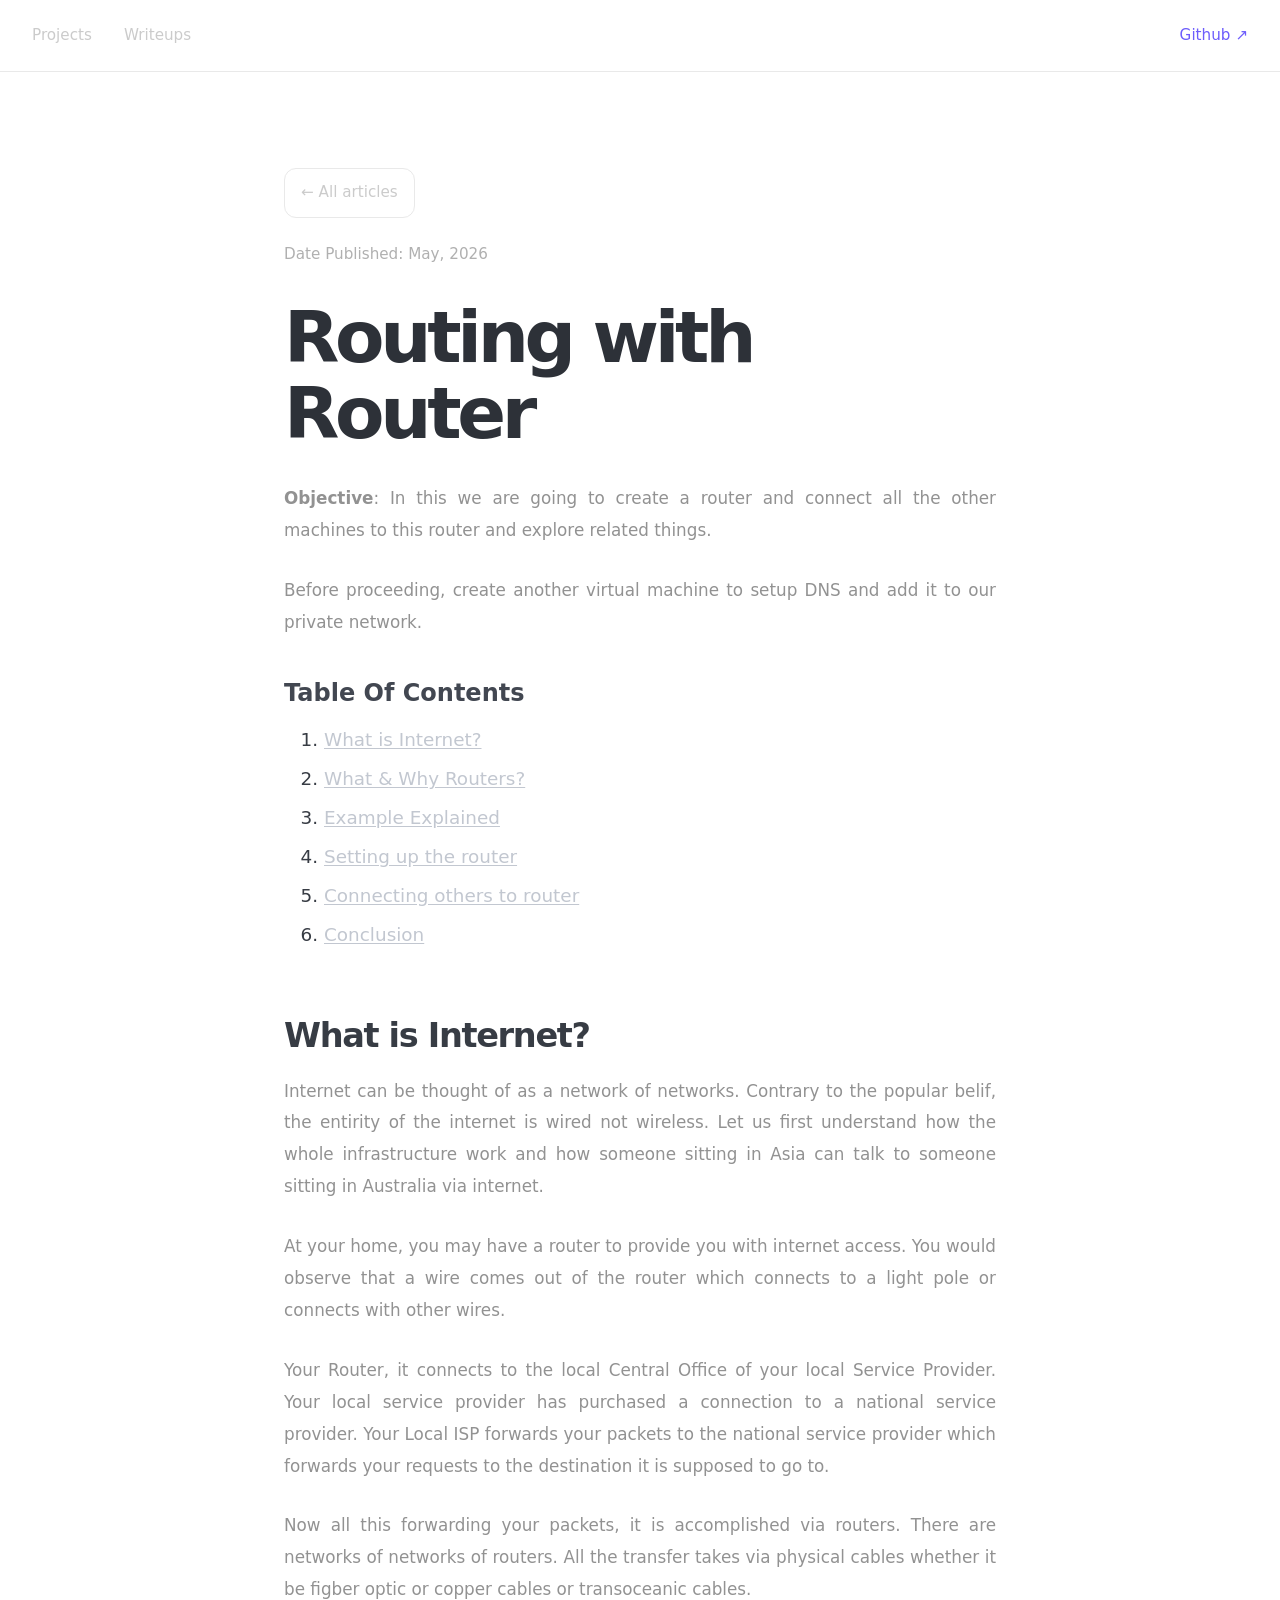
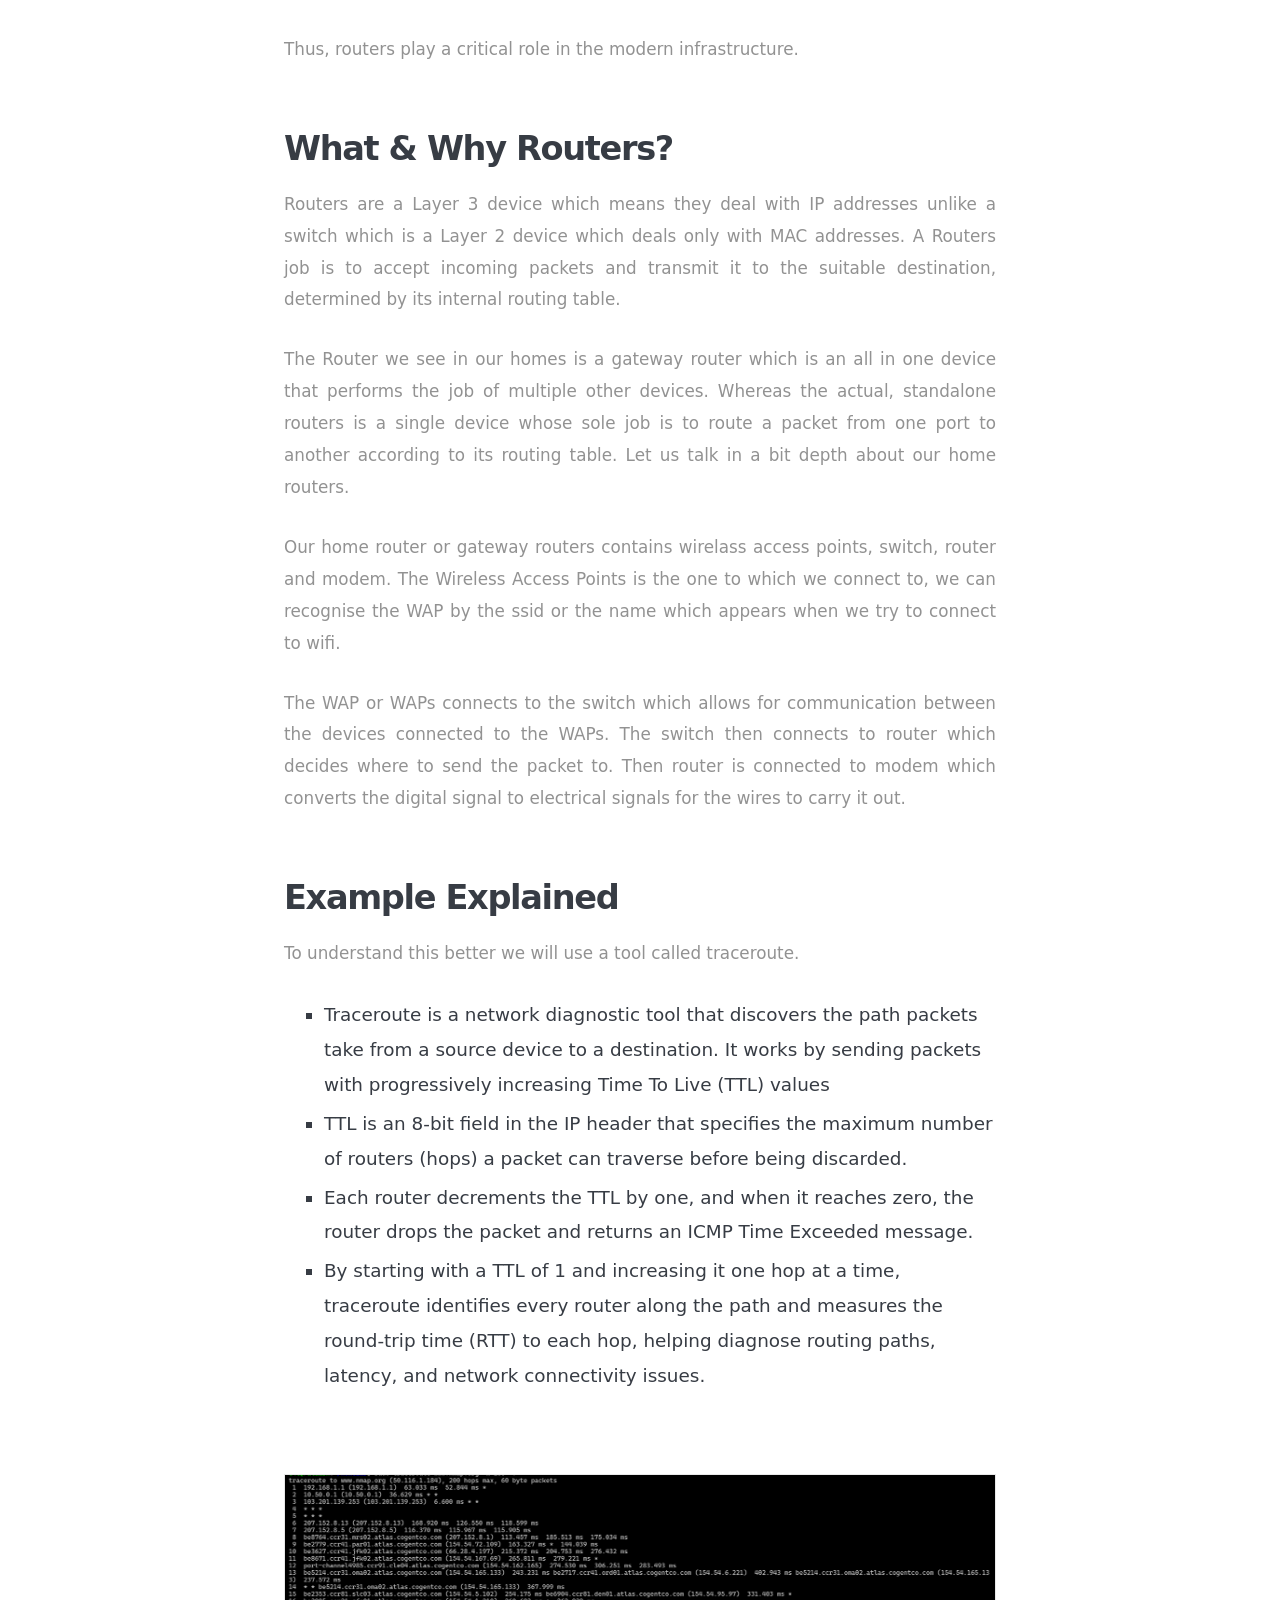
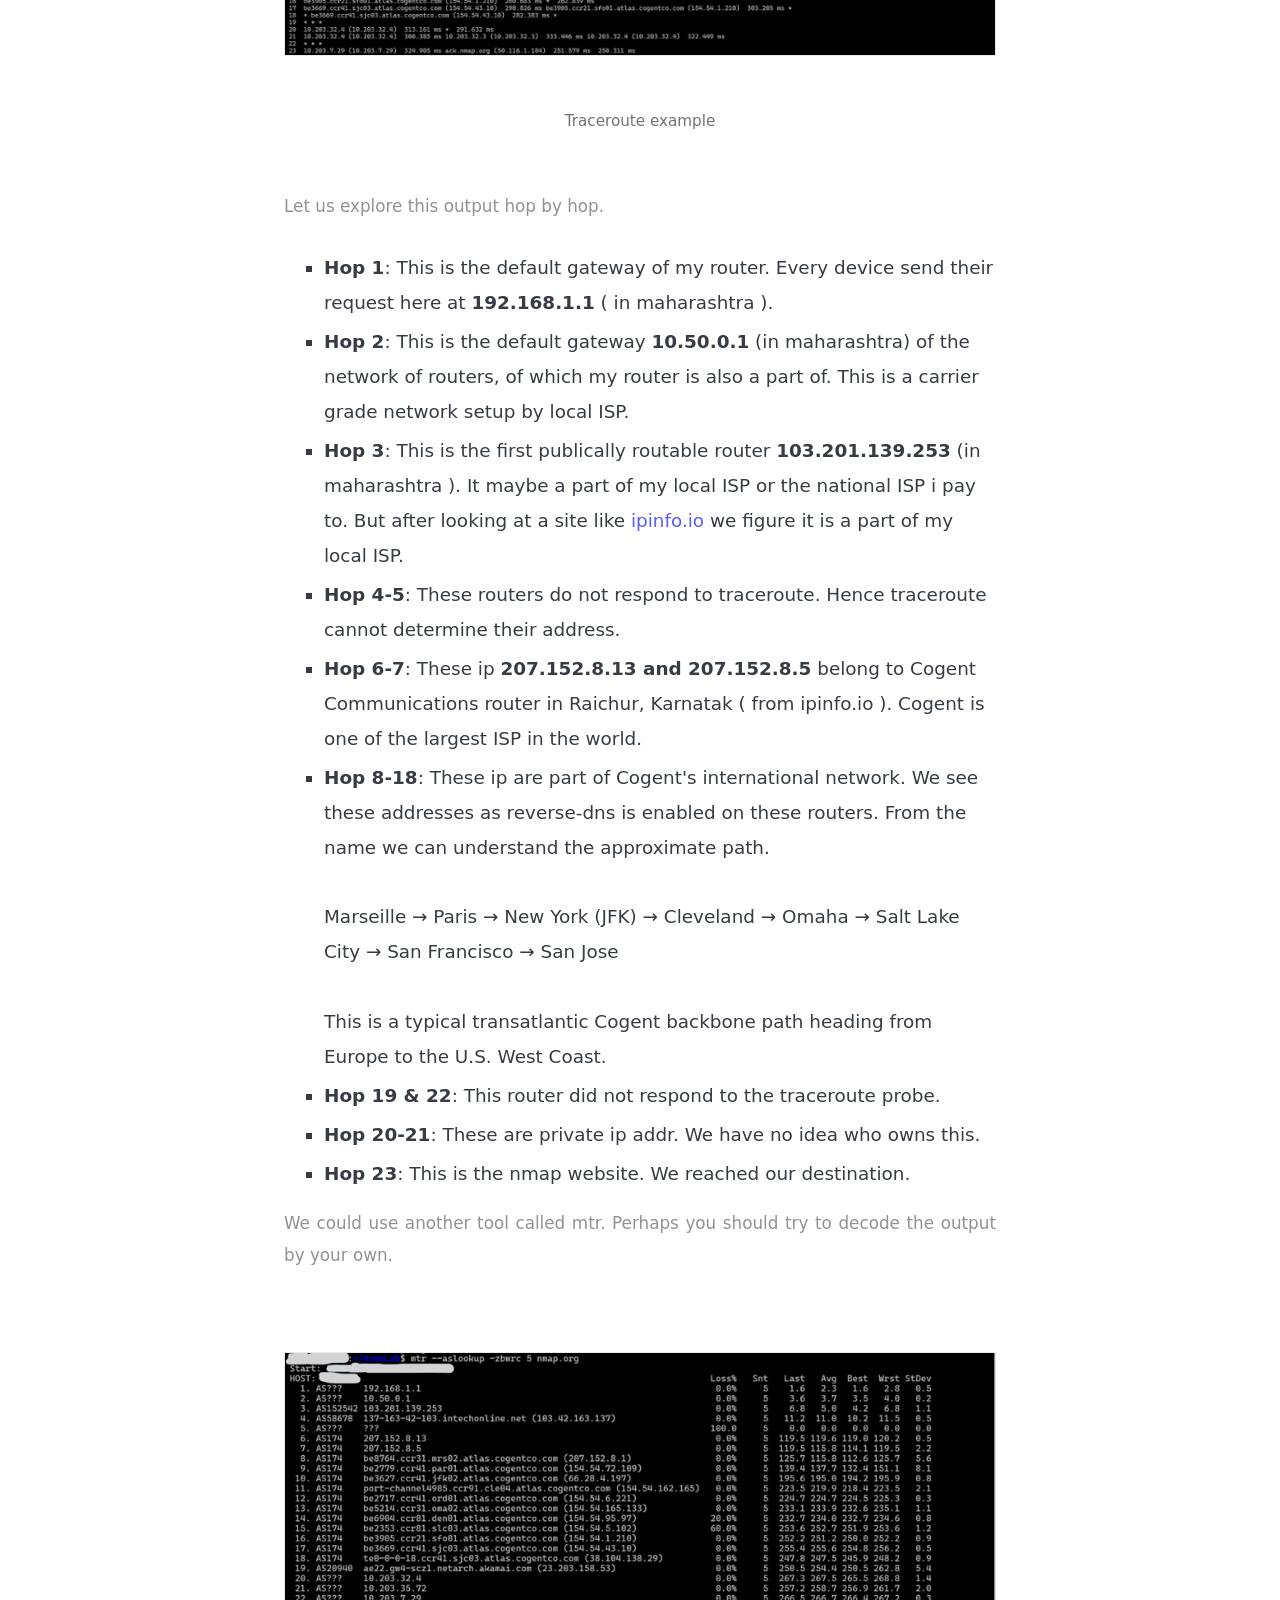
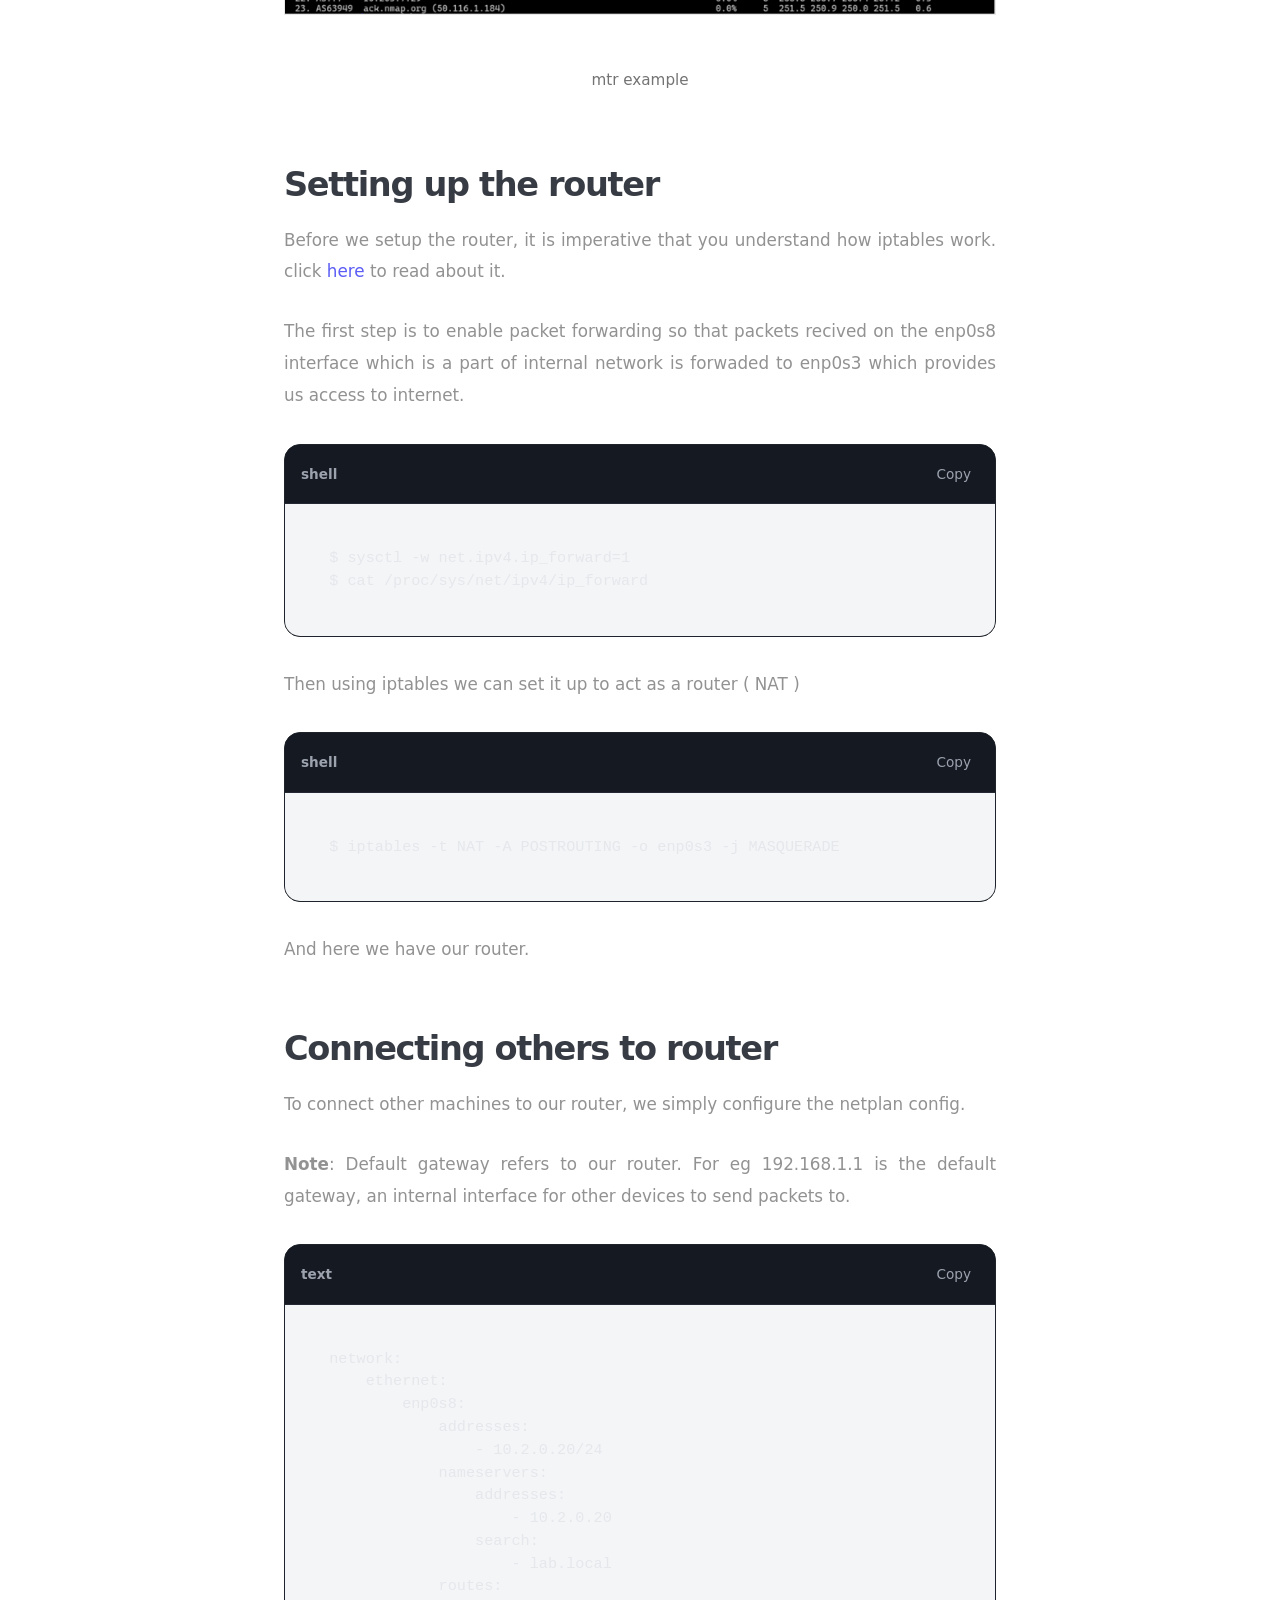
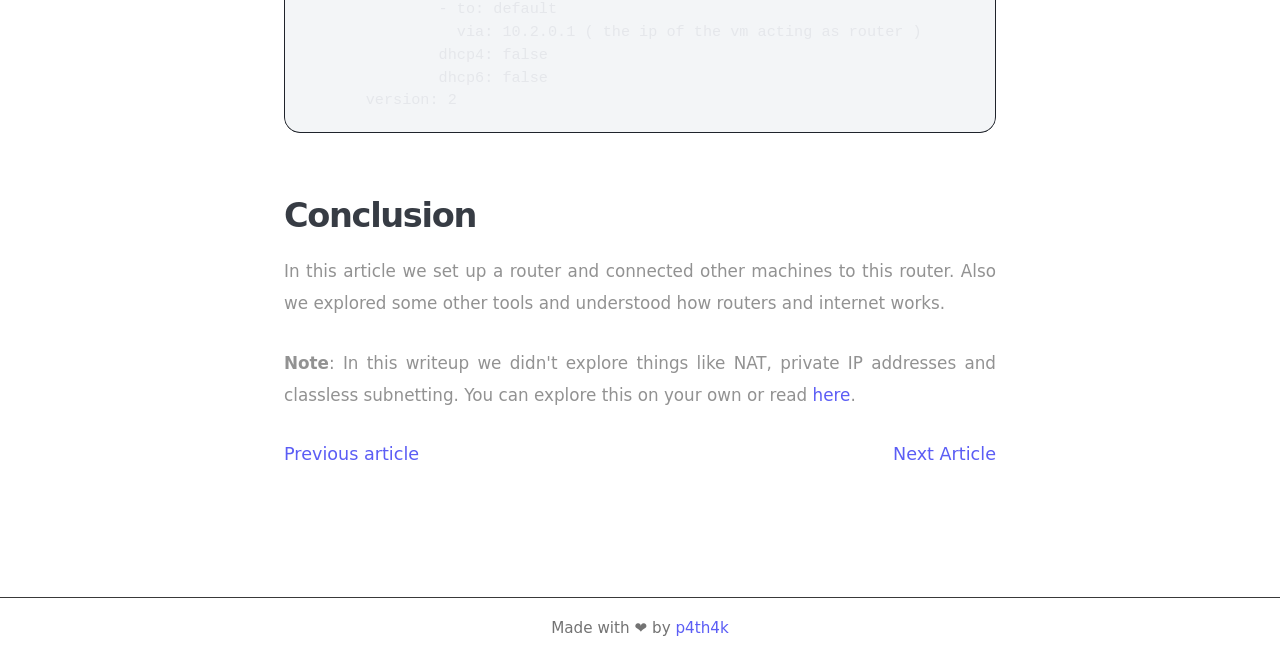
<file: pages/phase1/2.html>
<!DOCTYPE html>
<html lang="en">

<head>
    <meta charset="UTF-8">
    <meta name="viewport" content="width=device-width, initial-scale=1.0">
    <title>2. Routing with Router</title>
    <link rel="shortcut icon" href="../../img/favicon.png" type="image/x-icon">
    <link rel="stylesheet" href="../../css/pico.min.css">
    <link rel="stylesheet" href="../../css/style.css">
    <script defer src="../../script.js"></script>
</head>

<body>
    <header class="site-header">
        <nav class="site-nav">

            <div class="nav-left">
                <a href="https://github.com/p4th4k?tab=repositories" target="_blank">Projects</a>
                <a href="https://p4th4k.github.io/writeUps/" target="_blank">Writeups</a>
            </div>

            <div class="nav-right">
                <a class="launch-link" href="https://github.com/p4th4k" target="_blank">Github ↗</a>
            </div>

        </nav>
    </header>
    <main class="article-shell">
        <a href="../../index.html" class="back-link">
            ← All articles
        </a>

        <div class="meta">
            Date Published: May, 2026
        </div>

        <h1>
            Routing with Router
        </h1>

        <div class="article-content">
            <p>
                <b>Objective</b>: In this we are going to create a router and connect all the other machines to this
                router and explore related things.
            </p>
            <p>Before proceeding, create another virtual machine to setup DNS and add it to our private network.</p>
            <h3>Table Of Contents</h3>

            <ol>
                <li><a href="#what">What is Internet?</a></li>
                <li><a href="#why">What & Why Routers?</a></li>
                <li><a href="#example">Example Explained</a></li>
                <li><a href="#setup">Setting up the router</a></li>
                <li><a href="#connect">Connecting others to router</a></li>
                <li><a href="#conclusion">Conclusion</a></li>
            </ol>

            <h2 id="what">What is Internet?</h2>
            <p>Internet can be thought of as a network of networks. Contrary to the popular belif, the entirity of the
                internet is wired not wireless. Let us first understand how the whole infrastructure work and how
                someone sitting in Asia can talk to someone sitting in Australia via internet.</p>

            <p>At your home, you may have a router to provide you with internet access. You would observe that a wire
                comes out of the router which connects to a light pole or connects with other wires.</p>
            <p>Your Router, it connects to the local Central Office of your local Service Provider. Your local service
                provider has purchased a connection to a national service provider. Your Local ISP forwards your packets
                to the national service provider which forwards your requests to the destination it is supposed to go
                to. </p>

            <p>Now all this forwarding your packets, it is accomplished via routers. There are networks of networks of
                routers. All the transfer takes via physical cables whether it be figber optic or copper cables or
                transoceanic cables.</p>

            <p>Thus, routers play a critical role in the modern infrastructure.</p>


            <h2 id="why">What & Why Routers?</h2>

            <p>Routers are a Layer 3 device which means they deal with IP addresses unlike a switch which is a Layer 2
                device which deals only with MAC addresses. A Routers job is to accept incoming packets and transmit it
                to the suitable destination, determined by its internal routing table.</p>

            <p>The Router we see in our homes is a gateway router which is an all in one device that performs the job of
                multiple other devices. Whereas the actual, standalone routers is a single device whose sole job is to
                route a packet from one port to another according to its routing table. Let us talk in a bit depth about
                our home routers.</p>

            <p>Our home router or gateway routers contains wirelass access points, switch, router and modem. The
                Wireless Access Points is the one to which we connect to, we can recognise the WAP by the ssid or the
                name which appears when we try to connect to wifi.</p>

            <p>The WAP or WAPs connects to the switch which allows for communication between the devices connected to
                the WAPs. The switch then connects to router which decides where to send the packet to. Then router is
                connected to modem which converts the digital signal to electrical signals for the wires to carry it
                out.</p>

            <h2 id="example">Example Explained</h2>

            <p>To understand this better we will use a tool called traceroute.</p>

            <ul>
                <li>Traceroute is a network diagnostic tool that discovers the path packets take from a source device to
                    a destination. It works by sending packets with progressively increasing Time To Live (TTL) values
                </li>
                <li>TTL is an 8-bit field in the IP header that specifies the maximum number of routers (hops) a packet
                    can traverse before being discarded.</li>
                <li>Each router decrements the TTL by one, and when it reaches zero, the router drops the packet and
                    returns an ICMP Time Exceeded message.</li>
                <li>By starting with a TTL of 1 and increasing it one hop at a time, traceroute identifies every router
                    along the path and measures the round-trip time (RTT) to each hop, helping diagnose routing paths,
                    latency, and network connectivity issues.</li>
            </ul>

            <figure class="article-image">
                <img src="../../img/output.png" alt="Application dashboard" style="border-radius: 0;" />

                <figcaption>
                    Traceroute example
                </figcaption>
            </figure>

            <p>Let us explore this output hop by hop.</p>

            <ul>
                <li>
                    <b>Hop 1</b>: This is the default gateway of my router. Every device send their request here at
                    <b>192.168.1.1</b> ( in maharashtra ).
                </li>
                <li>
                    <b>Hop 2</b>: This is the default gateway <b>10.50.0.1</b> (in maharashtra) of the network of
                    routers, of which my router is also a part of. This is a carrier grade network setup by local ISP.
                </li>
                <li>
                    <b>Hop 3</b>: This is the first publically routable router <b>103.201.139.253</b> (in maharashtra ).
                    It maybe a part of my local ISP or the national ISP i pay to. But after looking at a site like <a
                        href="https://www.ipinfo.io" target="_blank">ipinfo.io</a> we figure it is a part of my local
                    ISP.
                </li>
                <li>
                    <b>Hop 4-5</b>: These routers do not respond to traceroute. Hence traceroute cannot determine their
                    address.
                </li>
                <li>
                    <b>Hop 6-7</b>: These ip <b>207.152.8.13 and 207.152.8.5</b> belong to Cogent Communications router
                    in Raichur, Karnatak ( from ipinfo.io ). Cogent is one of the largest ISP in the world.
                </li>
                <li>
                    <b>Hop 8-18</b>: These ip are part of Cogent's international network. We see these addresses as
                    reverse-dns is enabled on these routers. From the name we can understand the approximate path.
                    <br><br>
                    Marseille → Paris → New York (JFK) → Cleveland → Omaha → Salt Lake City → San Francisco → San Jose
                    <br><br>
                    This is a typical transatlantic Cogent backbone path heading from Europe to the U.S. West Coast.
                </li>
                <li>
                    <b>Hop 19 & 22</b>: This router did not respond to the traceroute probe.
                </li>
                <li>
                    <b>Hop 20-21</b>: These are private ip addr. We have no idea who owns this.
                </li>
                <li>
                    <b>Hop 23</b>: This is the nmap website. We reached our destination.
                </li>
            </ul>

            <p>We could use another tool called mtr. Perhaps you should try to decode the output by your own.</p>

            <figure class="article-image">
                <img src="../../img/output2.png" alt="Application dashboard" style="border-radius: 0;" />

                <figcaption>
                    mtr example
                </figcaption>
            </figure>

            <h2 id="setup">Setting up the router</h2>

            <p>Before we setup the router, it is imperative that you understand how iptables work. click <a
                    href="https://sudamtm.medium.com/iptables-a-comprehensive-guide-276b8604eff1"
                    target="_blank">here</a> to read about it.</p>

            <p>The first step is to enable packet forwarding so that packets recived on the enp0s8 interface which is a
                part of internal network is forwaded to enp0s3 which provides us access to internet.</p>

            <div class="code-block">

                <div class="code-header">
                    <span class="code-language">shell</span>

                    <button class="copy-btn">
                        Copy
                    </button>
                </div>

                <pre><code style="line-height: 1.5 !important;">
                $ sysctl -w net.ipv4.ip_forward=1
                $ cat /proc/sys/net/ipv4/ip_forward
  </code></pre>

            </div>

            <p>Then using iptables we can set it up to act as a router ( NAT )</p>

<div class="code-block">

                <div class="code-header">
                    <span class="code-language">shell</span>

                    <button class="copy-btn">
                        Copy
                    </button>
                </div>

                <pre><code style="line-height: 1.5 !important;">
                $ iptables -t NAT -A POSTROUTING -o enp0s3 -j MASQUERADE
  </code></pre>

            </div>

            <p>And here we have our router.</p>

            <h2 id="connect">Connecting others to router</h2>

            <p>To connect other machines to our router, we simply configure the netplan config.</p>

            <p>
                <b>Note</b>: Default gateway refers to our router. For eg 192.168.1.1 is the default gateway, an internal interface for other devices to send packets to.
            </p>

            <div class="code-block">
                <div class="code-header">
                    <span class="code-language">text</span>
                    <button class="copy-btn">Copy</button>
                </div>


                <pre><code style="line-height:1.5 !important;">
                network:
                    ethernet:
                        enp0s8:
                            addresses:
                                - 10.2.0.20/24
                            nameservers:
                                addresses:
                                    - 10.2.0.20
                                search:
                                    - lab.local
                            routes:
                            - to: default
                              via: 10.2.0.1 ( the ip of the vm acting as router )
                            dhcp4: false
                            dhcp6: false
                    version: 2
</code></pre>


            </div>

            <h2 id="conclusion">Conclusion</h2>

            <p>
                In this article we set up a router and connected other machines to this router. Also we explored some
                other tools and understood how routers and internet works.
            </p>

            <p>
                <b>Note</b>: In this writeup we didn't explore things like NAT, private IP addresses and classless
                subnetting. You can explore this on your own or read <a
                    href="https://datatracker.ietf.org/doc/html/rfc1918" target="_blank">here</a>.
            </p>

            <div class="flex" style="display: flex; justify-content: space-between;">
                <a href="./1.html" style="font-size: 1.1rem;">Previous article</a>
                <a href="./3.html" style="font-size: 1.1rem;">Next Article</a>
            </div>
        </div>
    </main>
    <footer class="site-footer">
        <p>
            Made with ❤️ by <a href="https://github.com/p4th4k" target="_blank">p4th4k</a>
        </p>
    </footer>
</body>

</html>
</file>
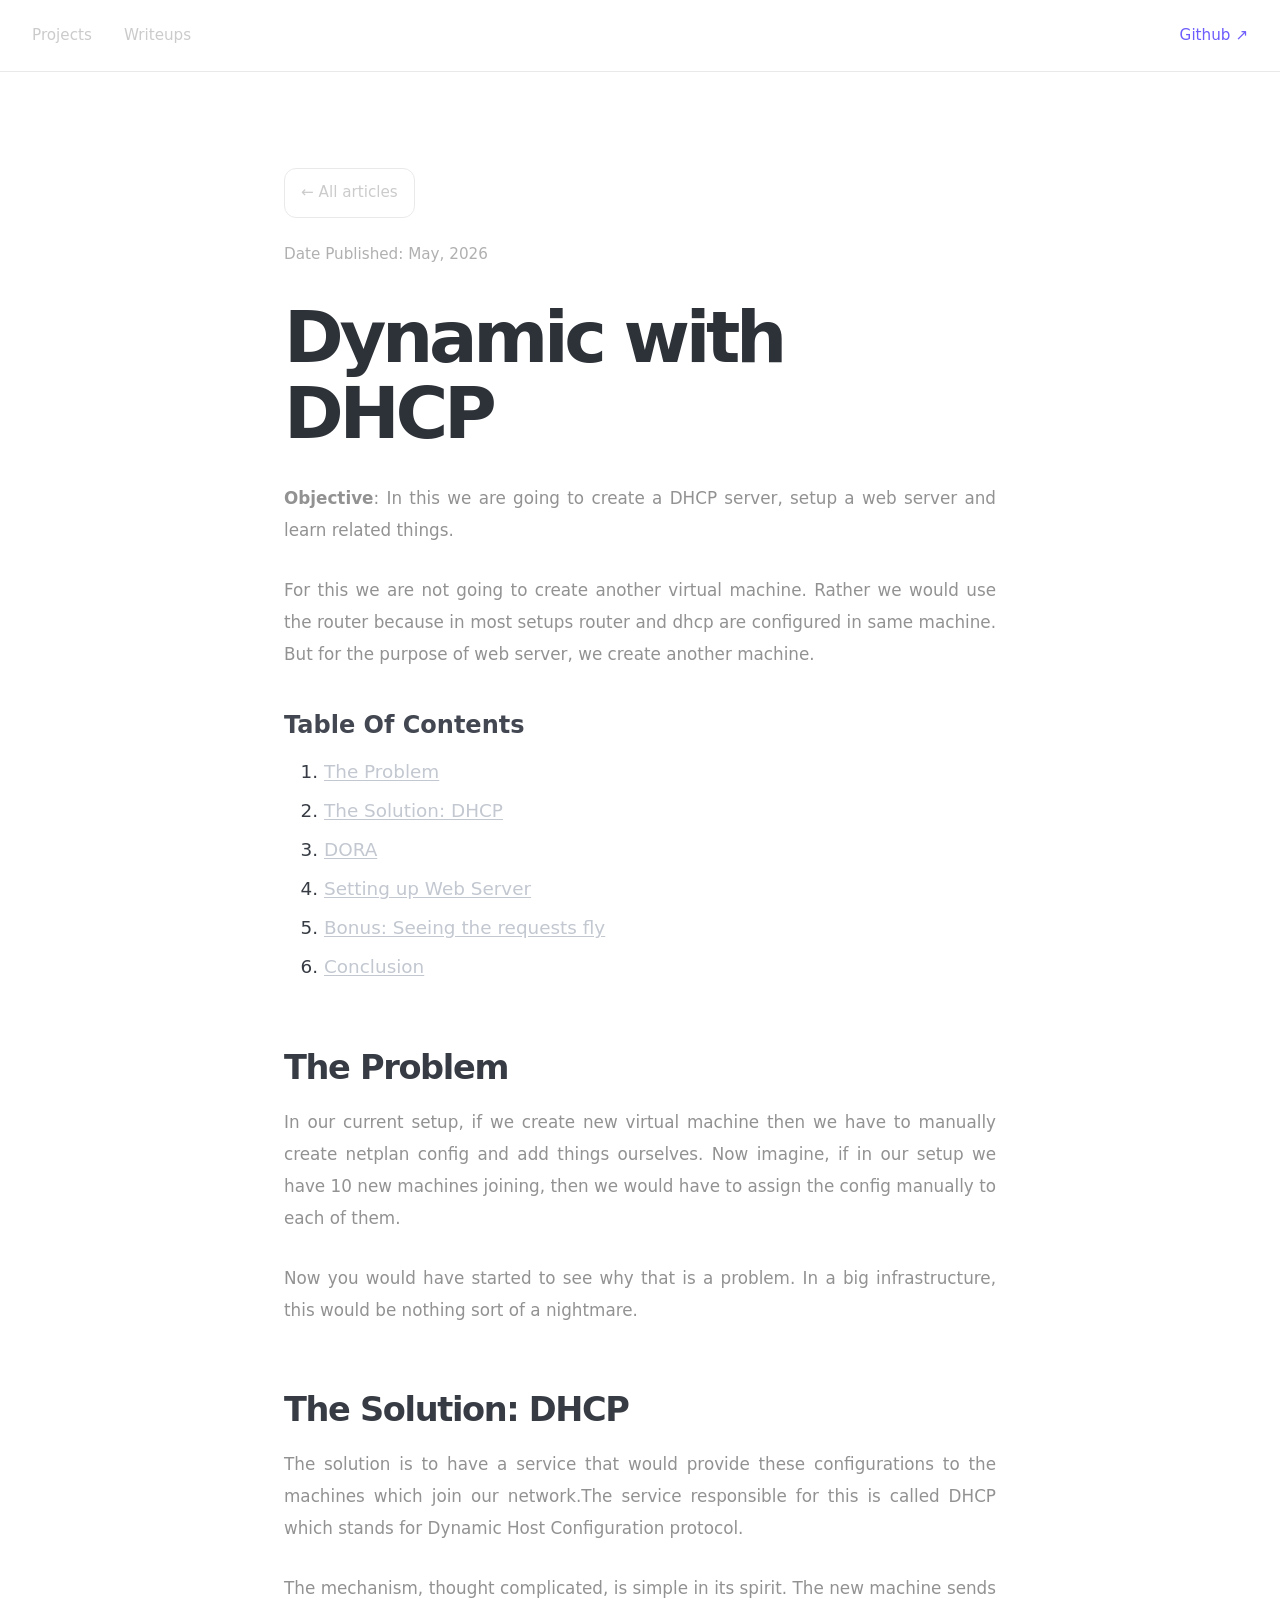
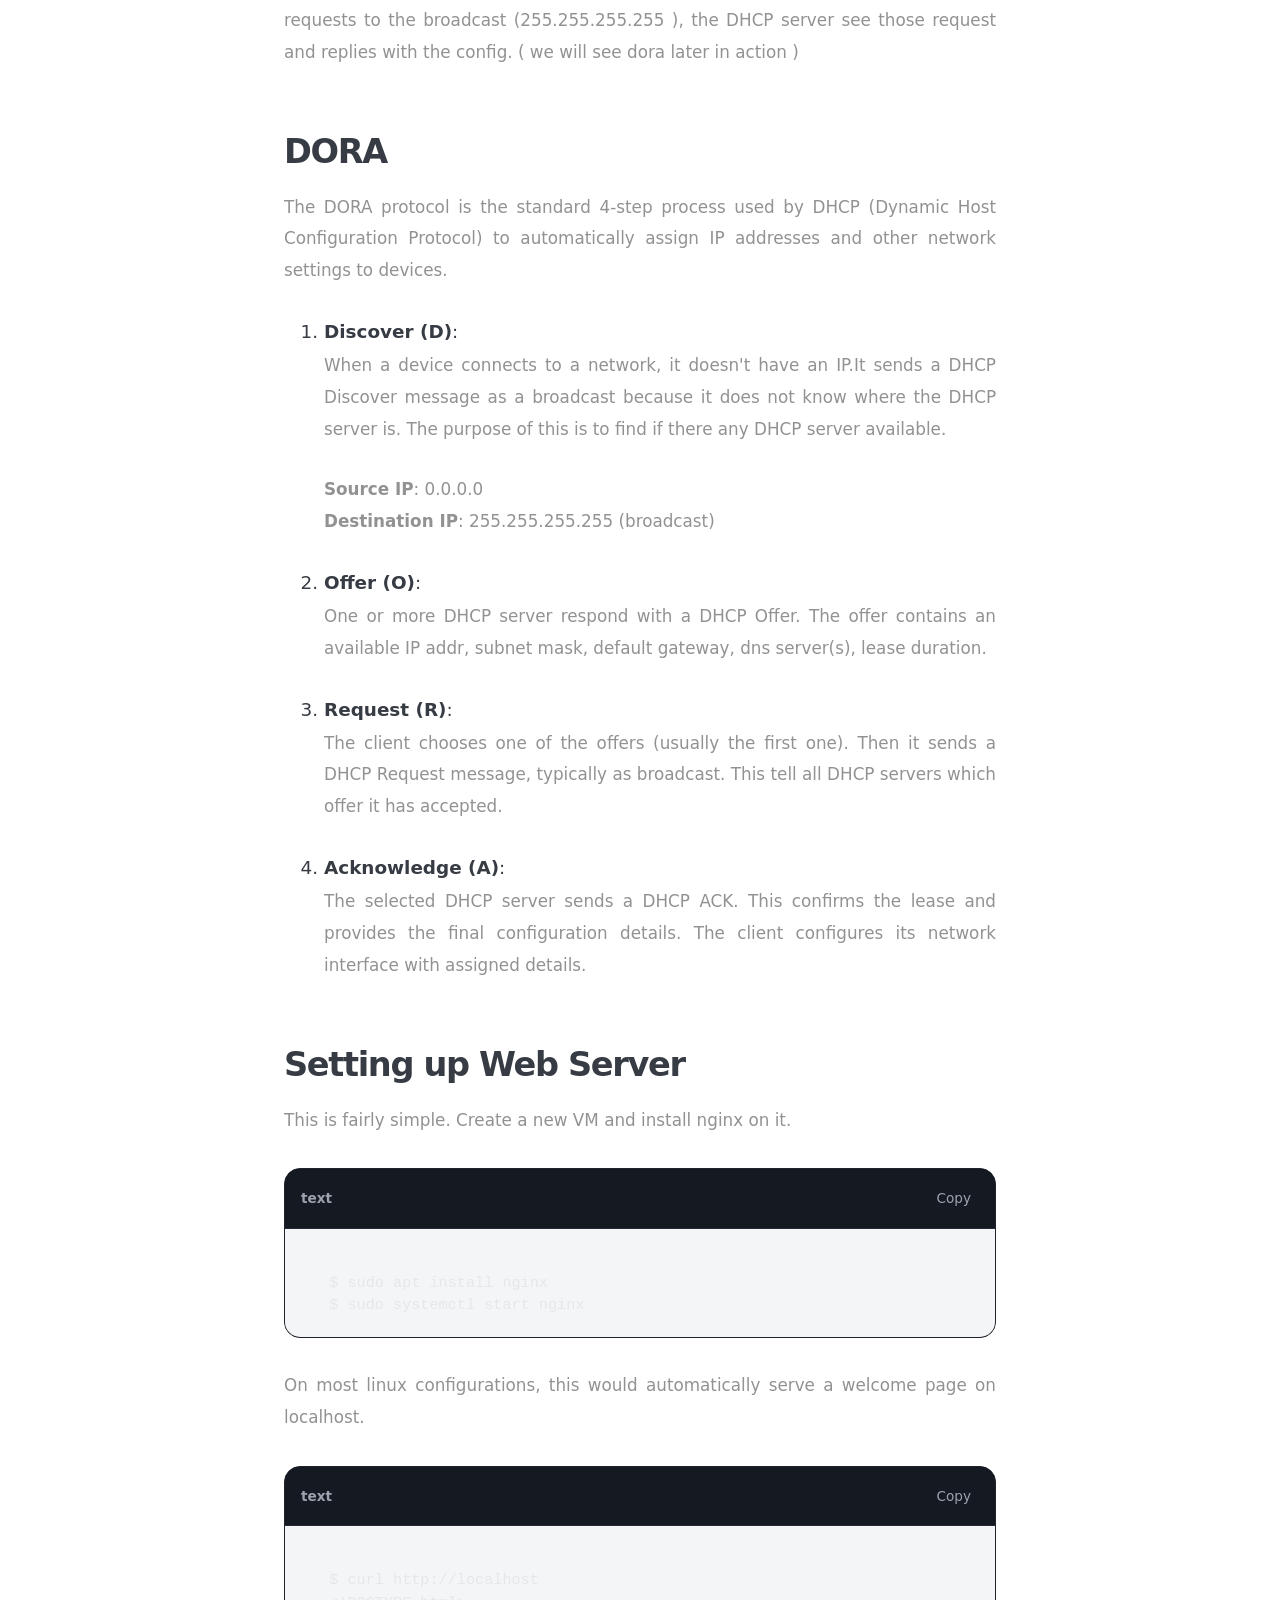
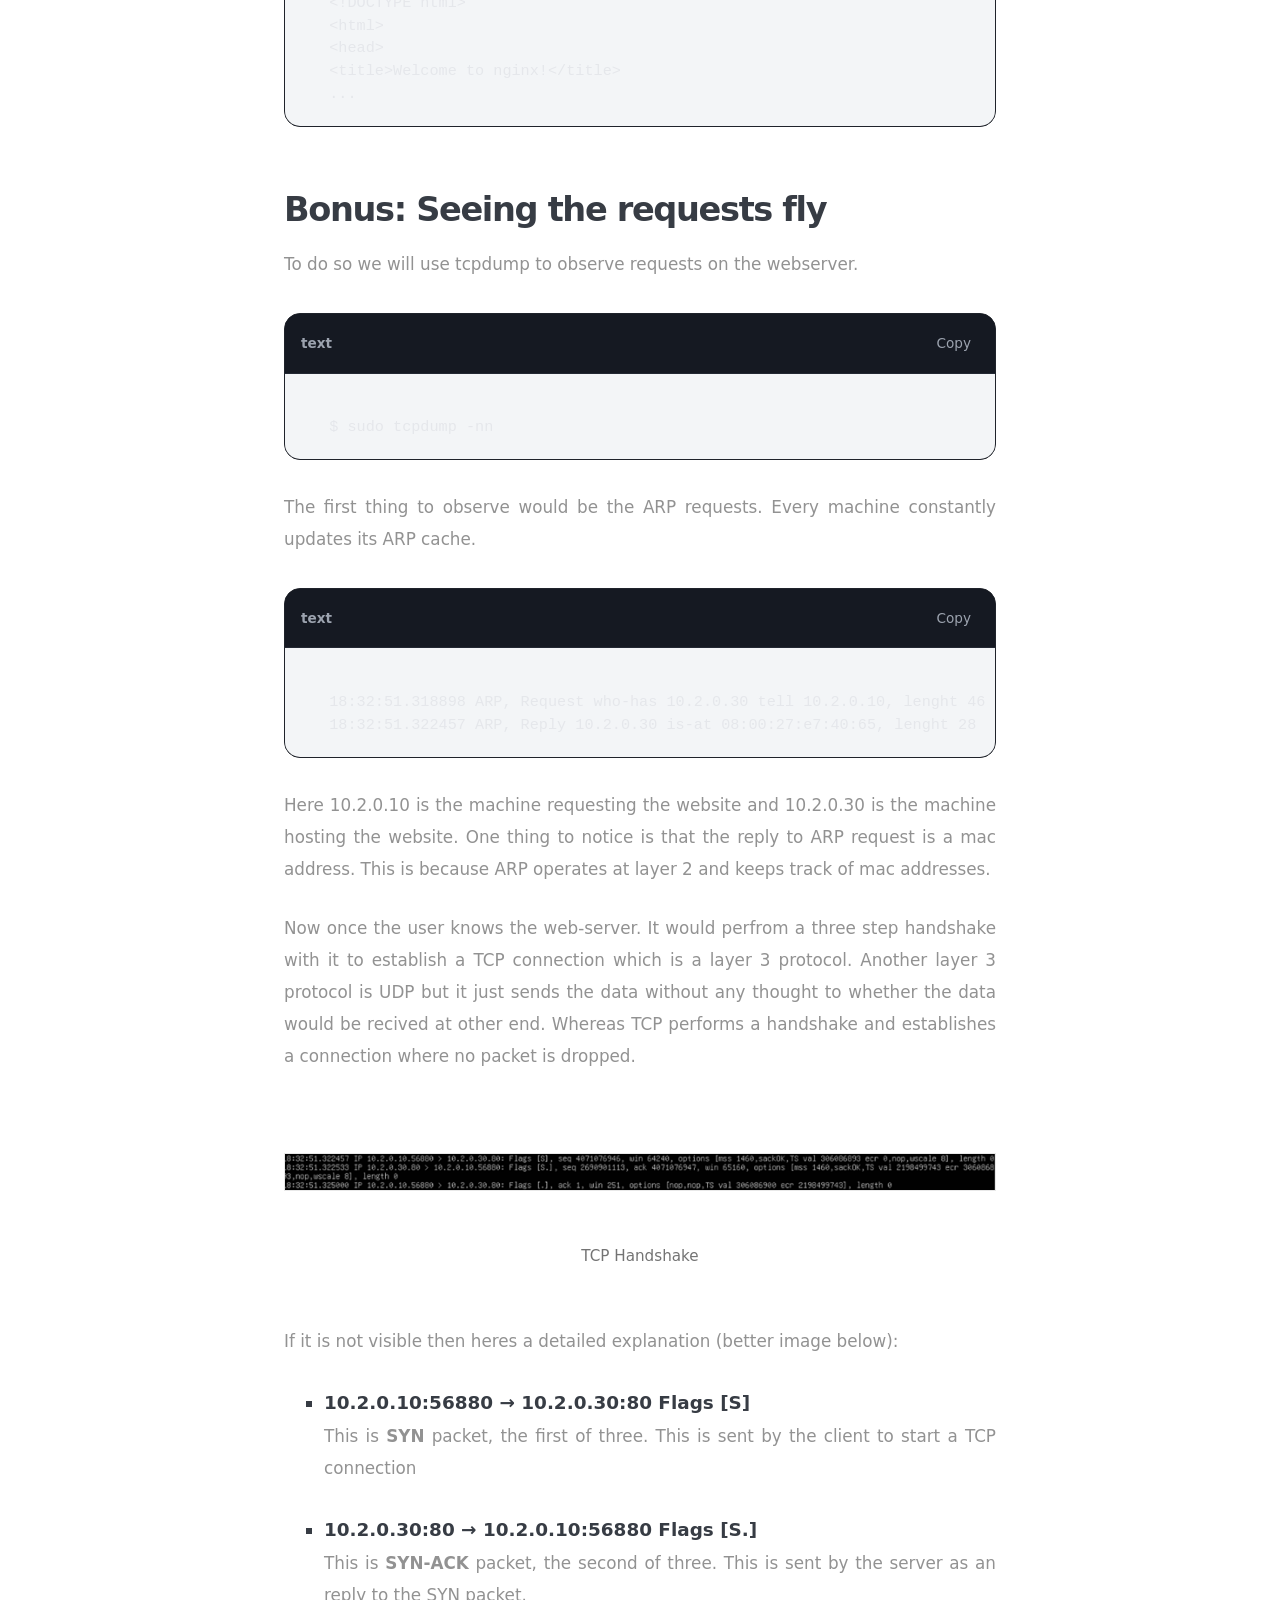
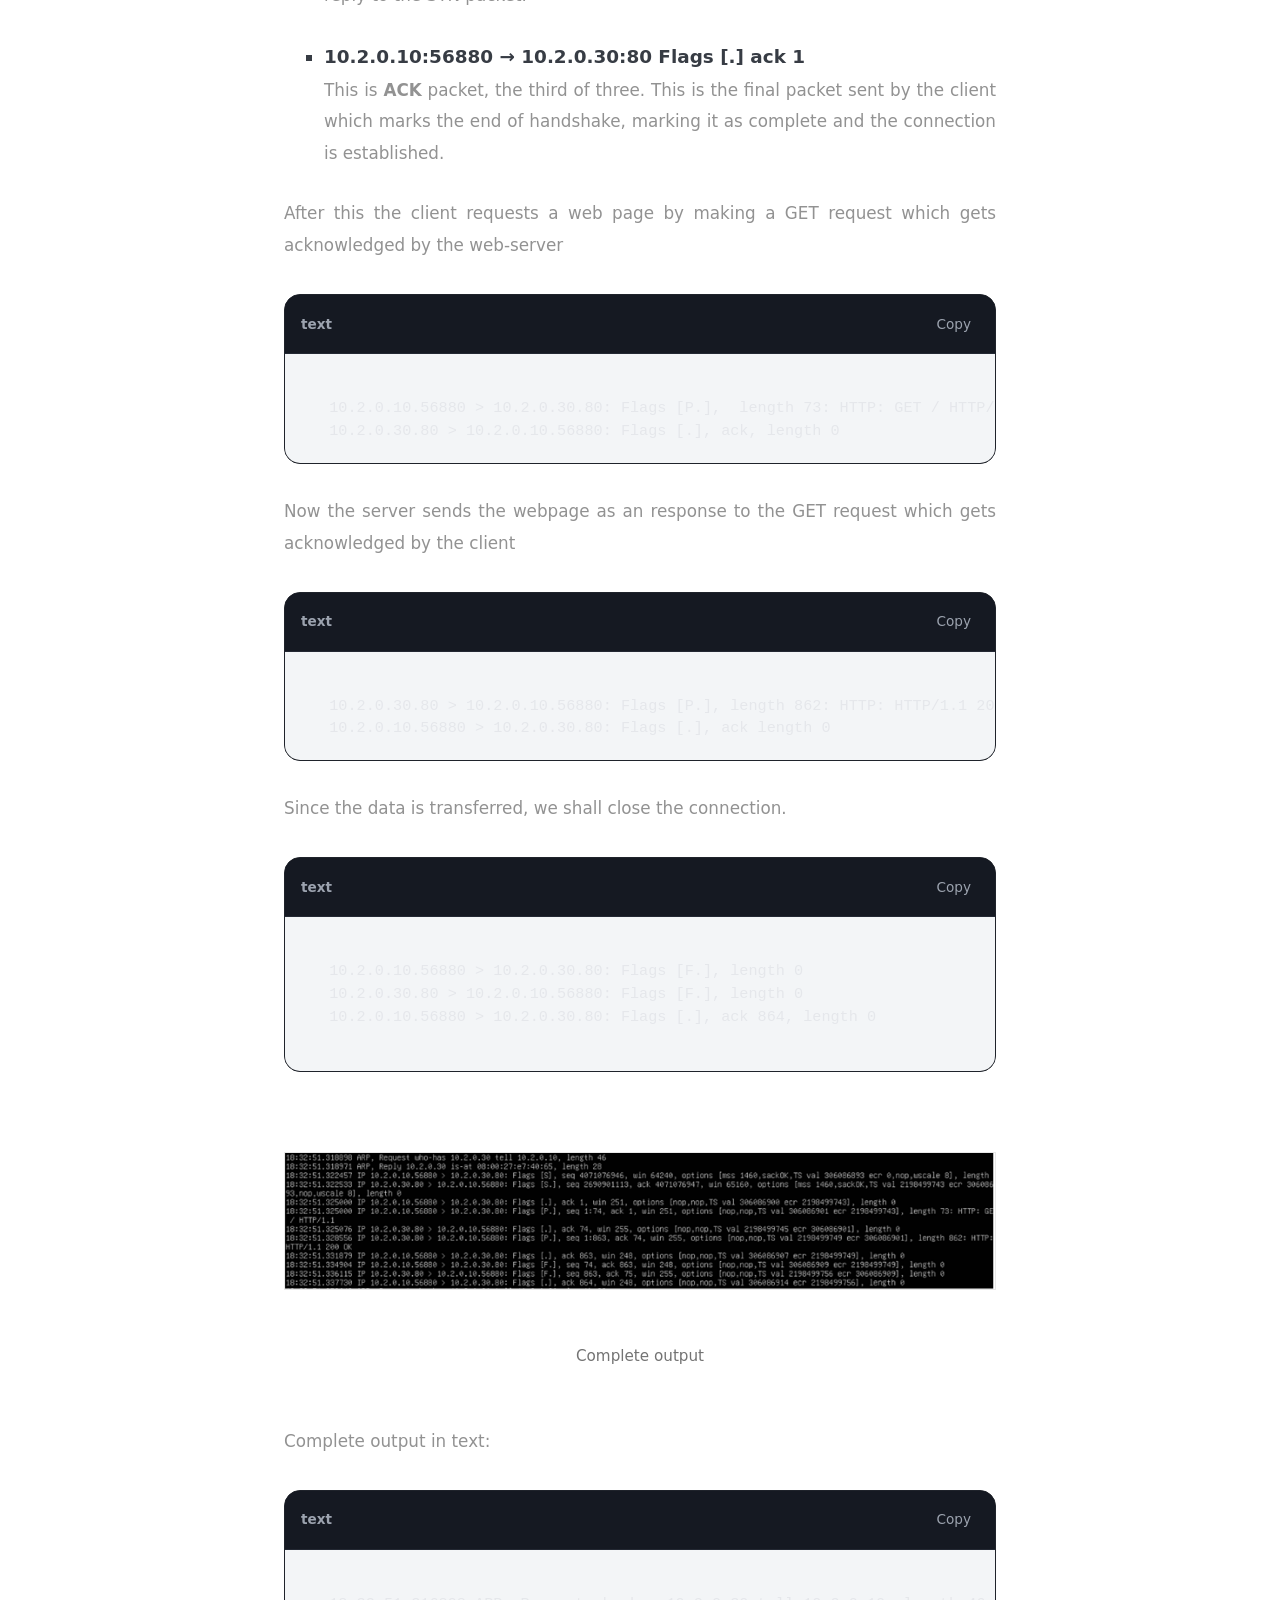
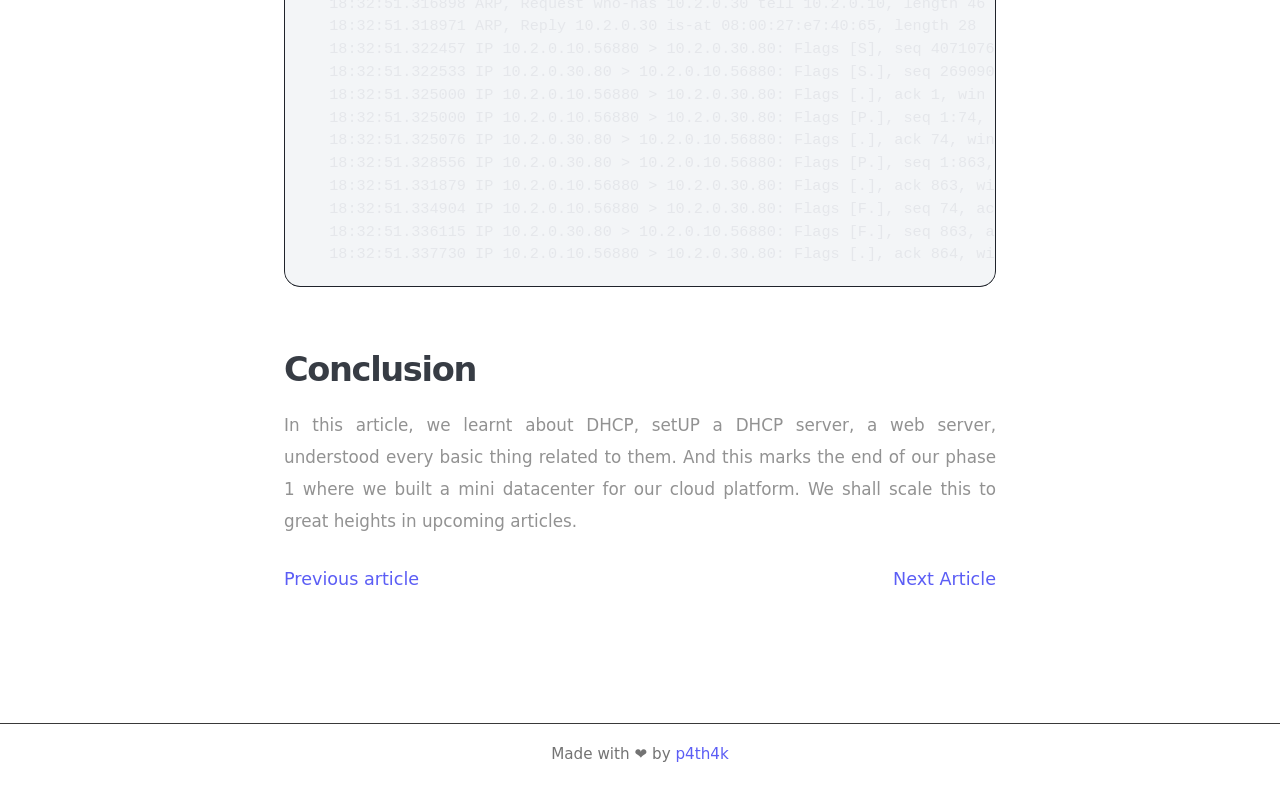
<file: pages/phase1/3.html>
<!DOCTYPE html>
<html lang="en">

<head>
    <meta charset="UTF-8">
    <meta name="viewport" content="width=device-width, initial-scale=1.0">
    <title>3. Dynamic with DHCP</title>
    <link rel="shortcut icon" href="../../img/favicon.png" type="image/x-icon">
    <link rel="stylesheet" href="../../css/pico.min.css">
    <link rel="stylesheet" href="../../css/style.css">
    <script defer src="../../script.js"></script>
</head>

<body>
    <header class="site-header">
        <nav class="site-nav">

            <div class="nav-left">
                <a href="https://github.com/p4th4k?tab=repositories" target="_blank">Projects</a>
                <a href="https://p4th4k.github.io/writeUps/" target="_blank">Writeups</a>
            </div>

            <div class="nav-right">
                <a class="launch-link" href="https://github.com/p4th4k" target="_blank">Github ↗</a>
            </div>

        </nav>
    </header>
    <main class="article-shell">
        <a href="../../index.html" class="back-link">
            ← All articles
        </a>

        <div class="meta">
            Date Published: May, 2026
        </div>

        <h1>
            Dynamic with DHCP
        </h1>

        <div class="article-content">
            <p>
                <b>Objective</b>: In this we are going to create a DHCP server, setup a web server and learn related
                things.
            </p>
            <p>For this we are not going to create another virtual machine. Rather we would use the router because in
                most setups router and dhcp are configured in same machine. But for the purpose of web server, we create
                another machine.</p>

            <h3>Table Of Contents</h3>
            <ol>
                <li><a href="#problem">The Problem</a></li>
                <li><a href="#solution">The Solution: DHCP</a></li>
                <li><a href="#dora">DORA</a></li>
                <li><a href="#web">Setting up Web Server</a></li>
                <li><a href="#fly">Bonus: Seeing the requests fly</a></li>
                <li><a href="#conclusion">Conclusion</a></li>
            </ol>

            <h2 id="problem">The Problem</h2>

            <p>In our current setup, if we create new virtual machine then we have to manually create netplan config and
                add things ourselves. Now imagine, if in our setup we have 10 new machines joining, then we would have
                to assign the config manually to each of them.</p>

            <p>Now you would have started to see why that is a problem. In a big infrastructure, this would be nothing
                sort of a nightmare.</p>

            <h2 id="solution">The Solution: DHCP</h2>

            <p>The solution is to have a service that would provide these configurations to the machines which join our
                network.The service responsible for this is called DHCP which stands for Dynamic Host Configuration
                protocol.</p>

            <p>The mechanism, thought complicated, is simple in its spirit. The new machine sends requests to the
                broadcast (255.255.255.255 ), the DHCP server see those request and replies with the config. ( we will
                see dora later in action )</p>

            <h2 id="dora">DORA</h2>

            <p>
                The DORA protocol is the standard 4-step process used by DHCP (Dynamic Host Configuration Protocol) to
                automatically assign IP addresses and other network settings to devices.
            </p>

            <ol>
                <li>
                    <b>Discover (D)</b>: <p>When a device connects to a network, it doesn't have an IP.It sends a DHCP
                        Discover message as a broadcast because it does not know where the DHCP server is. The purpose
                        of this is to find if there any DHCP server available.</p>
                    <p>
                        <b>Source IP</b>: 0.0.0.0
                        <br>
                        <b>Destination IP</b>: 255.255.255.255 (broadcast)
                    </p>
                </li>
                <li>
                    <b>Offer (O)</b>: <p>One or more DHCP server respond with a DHCP Offer. The offer contains an
                        available IP addr, subnet mask, default gateway, dns server(s), lease duration.</p>
                </li>
                <li>
                    <b>Request (R)</b>: <p>The client chooses one of the offers (usually the first one). Then it sends a
                        DHCP Request message, typically as broadcast. This tell all DHCP servers which offer it has
                        accepted.</p>
                </li>
                <li>
                    <b>Acknowledge (A)</b>: <p>The selected DHCP server sends a DHCP ACK. This confirms the lease and
                        provides the final configuration details. The client configures its network interface with
                        assigned details.</p>
                </li>
            </ol>

            <h2 id="web">Setting up Web Server</h2>

            <p>This is fairly simple. Create a new VM and install nginx on it.</p>

            <div class="code-block">
                <div class="code-header">
                    <span class="code-language">text</span>
                    <button class="copy-btn">Copy</button>
                </div>


                <pre><code style="line-height: 1.5 !important;">
                $ sudo apt install nginx
                $ sudo systemctl start nginx
</code></pre>


            </div>

            <p>On most linux configurations, this would automatically serve a welcome page on localhost.</p>

            <div class="code-block">
                <div class="code-header">
                    <span class="code-language">text</span>
                    <button class="copy-btn">Copy</button>
                </div>


                <pre><code style="line-height: 1.5 !important;">
                $ curl http://localhost
                &lt;!DOCTYPE html&gt;
                &lt;html&gt;
                &lt;head&gt;
                &lt;title&gt;Welcome to nginx!&lt;/title&gt;
                ...
</code></pre>


            </div>

            <h2 id="fly">Bonus: Seeing the requests fly</h2>

            <p>To do so we will use tcpdump to observe requests on the webserver.</p>

            <div class="code-block">
                <div class="code-header">
                    <span class="code-language">text</span>
                    <button class="copy-btn">Copy</button>
                </div>


                <pre><code style="line-height: 1.5 !important;">
                $ sudo tcpdump -nn
</code></pre>


            </div>

            <p>The first thing to observe would be the ARP requests. Every machine constantly updates its ARP cache.</p>

            <div class="code-block">
                <div class="code-header">
                    <span class="code-language">text</span>
                    <button class="copy-btn">Copy</button>
                </div>


                <pre><code style="line-height: 1.5 !important;">
                18:32:51.318898 ARP, Request who-has 10.2.0.30 tell 10.2.0.10, lenght 46
                18:32:51.322457 ARP, Reply 10.2.0.30 is-at 08:00:27:e7:40:65, lenght 28
</code></pre>
            </div>

            <p>Here 10.2.0.10 is the machine requesting the website and 10.2.0.30 is the machine hosting the website.
                One thing to notice is that the reply to ARP request is a mac address. This is because ARP operates at
                layer 2 and keeps track of mac addresses.</p>

            <p>Now once the user knows the web-server. It would perfrom a three step handshake with it to establish a
                TCP connection which is a layer 3 protocol. Another layer 3 protocol is UDP but it just sends the data
                without any thought to whether the data would be recived at other end. Whereas TCP performs a handshake
                and establishes a connection where no packet is dropped.</p>

            <figure class="article-image">
                <img src="../../img/tcp.png" alt="Application dashboard" style="border-radius: 0;" />

                <figcaption>
                    TCP Handshake
                </figcaption>
            </figure>

            <p>If it is not visible then heres a detailed explanation (better image below):</p>

            <ul>
                <li>
                    <b>10.2.0.10:56880 → 10.2.0.30:80 Flags [S]</b>
                    <p>This is <b>SYN</b> packet, the first of three. This is sent by the client to start a TCP
                        connection</p>
                </li>
                <li>
                    <b>10.2.0.30:80 → 10.2.0.10:56880 Flags [S.]</b>
                    <p>This is <b>SYN-ACK</b> packet, the second of three. This is sent by the server as an reply to the
                        SYN packet.</p>
                </li>
                <li>
                    <b>10.2.0.10:56880 → 10.2.0.30:80 Flags [.] ack 1</b>
                    <p>This is <b>ACK</b> packet, the third of three. This is the final packet sent by the client which
                        marks the end of handshake, marking it as complete and the connection is established.</p>
                </li>
            </ul>

            <p>After this the client requests a web page by making a GET request which gets acknowledged by the
                web-server</p>

            <div class="code-block">
                <div class="code-header">
                    <span class="code-language">text</span>
                    <button class="copy-btn">Copy</button>
                </div>
                <pre><code style="line-height: 1.5 !important;">
                10.2.0.10.56880 > 10.2.0.30.80: Flags [P.],  length 73: HTTP: GET / HTTP/1.1
                10.2.0.30.80 > 10.2.0.10.56880: Flags [.], ack, length 0
</code></pre>
            </div>

            <p>Now the server sends the webpage as an response to the GET request which gets acknowledged by the client
            </p>

            <div class="code-block">
                <div class="code-header">
                    <span class="code-language">text</span>
                    <button class="copy-btn">Copy</button>
                </div>
                <pre><code style="line-height: 1.5 !important;">
                10.2.0.30.80 > 10.2.0.10.56880: Flags [P.], length 862: HTTP: HTTP/1.1 200 OK
                10.2.0.10.56880 > 10.2.0.30.80: Flags [.], ack length 0
</code></pre>
            </div>

            <p>Since the data is transferred, we shall close the connection.</p>

            <div class="code-block">
                <div class="code-header">
                    <span class="code-language">text</span>
                    <button class="copy-btn">Copy</button>
                </div>
                <pre><code style="line-height: 1.5 !important;">
                10.2.0.10.56880 > 10.2.0.30.80: Flags [F.], length 0
                10.2.0.30.80 > 10.2.0.10.56880: Flags [F.], length 0
                10.2.0.10.56880 > 10.2.0.30.80: Flags [.], ack 864, length 0

</code></pre>
            </div>

            <figure class="article-image">
                <img src="../../img/tcp_out.png" alt="Application dashboard" style="border-radius: 0;" />

                <figcaption>
                    Complete output
                </figcaption>
            </figure>

            <p>Complete output in text:</p>

            <div class="code-block">
                <div class="code-header">
                    <span class="code-language">text</span>
                    <button class="copy-btn">Copy</button>
                </div>
                <pre><code style="line-height: 1.5 !important;">
                18:32:51.316898 ARP, Request who-has 10.2.0.30 tell 10.2.0.10, length 46
                18:32:51.318971 ARP, Reply 10.2.0.30 is-at 08:00:27:e7:40:65, length 28
                18:32:51.322457 IP 10.2.0.10.56880 > 10.2.0.30.80: Flags [S], seq 4071076946, win 64240, options [mss 1460,sackOK,TS val 306086893 ecr 0,nop,wscale 8], length 0
                18:32:51.322533 IP 10.2.0.30.80 > 10.2.0.10.56880: Flags [S.], seq 2690901113, ack 4071076947, win 65160, options [mss 1460,sackOK,TS val 2198499743 ecr 306086893,nop,wscale 8], length 0
                18:32:51.325000 IP 10.2.0.10.56880 > 10.2.0.30.80: Flags [.], ack 1, win 251, options [nop,nop,TS val 306086900 ecr 2198499743], length 0
                18:32:51.325000 IP 10.2.0.10.56880 > 10.2.0.30.80: Flags [P.], seq 1:74, ack 1, win 251, options [nop,nop,TS val 306086901 ecr 2198499743], length 73: HTTP: GET / HTTP/1.1
                18:32:51.325076 IP 10.2.0.30.80 > 10.2.0.10.56880: Flags [.], ack 74, win 255, options [nop,nop,TS val 2198499745 ecr 306086901], length 0
                18:32:51.328556 IP 10.2.0.30.80 > 10.2.0.10.56880: Flags [P.], seq 1:863, ack 74, win 255, options [nop,nop,TS val 2198499749 ecr 306086901], length 862: HTTP: HTTP/1.1 200 OK
                18:32:51.331879 IP 10.2.0.10.56880 > 10.2.0.30.80: Flags [.], ack 863, win 248, options [nop,nop,TS val 306086907 ecr 2198499749], length 0
                18:32:51.334904 IP 10.2.0.10.56880 > 10.2.0.30.80: Flags [F.], seq 74, ack 863, win 248, options [nop,nop,TS val 306086909 ecr 2198499749], length 0
                18:32:51.336115 IP 10.2.0.30.80 > 10.2.0.10.56880: Flags [F.], seq 863, ack 75, win 255, options [nop,nop,TS val 2198499756 ecr 306086909], length 0
                18:32:51.337730 IP 10.2.0.10.56880 > 10.2.0.30.80: Flags [.], ack 864, win 248, options [nop,nop,TS val 306086914 ecr 2198499756], length 0
</code></pre>
            </div>

            <h2 id="conclusion">Conclusion</h2>

            <p>In this article, we learnt about DHCP, setUP a DHCP server, a web server, understood every basic thing related to them. And this marks the end of our phase 1 where we built a mini datacenter for our cloud platform. We shall scale this to great heights in upcoming articles.</p>

            <div class="flex" style="display: flex; justify-content: space-between;">
                <a href="./2.html" style="font-size: 1.1rem;">Previous article</a>
                <a href="../phase2/4.html" style="font-size: 1.1rem;">Next Article</a>
            </div>
        </div>
    </main>
    <footer class="site-footer">
        <p>
            Made with ❤️ by <a href="https://github.com/p4th4k" target="_blank">p4th4k</a>
        </p>
    </footer>
</body>

</html>
</file>
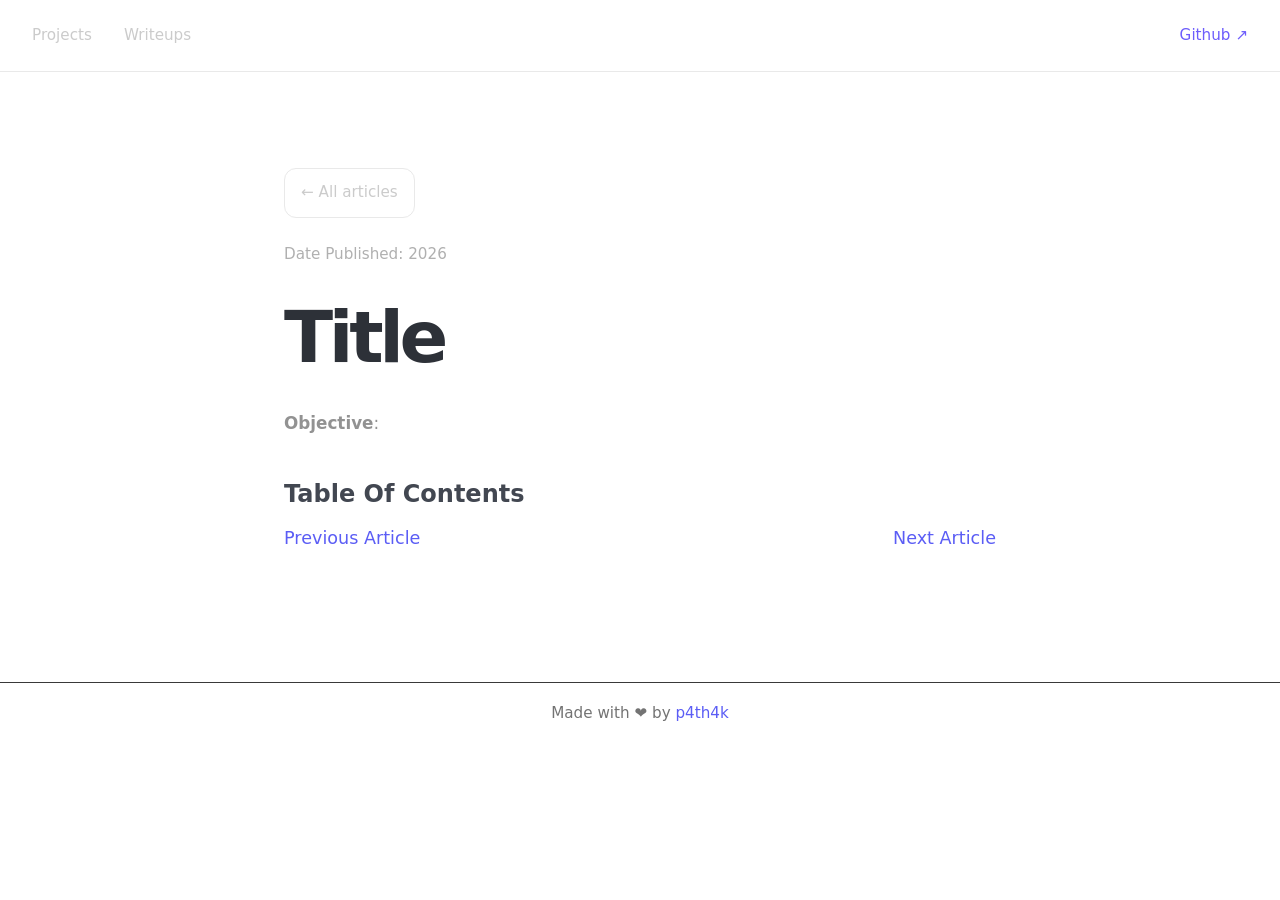
<file: pages/phase10/40.html>
<!DOCTYPE html>
<html lang="en">
<head>
    <meta charset="UTF-8">
    <meta name="viewport" content="width=device-width, initial-scale=1.0">
    <title>Title</title>
    <link rel="stylesheet" href="../../../css/pico.min.css">
    <link rel="stylesheet" href="../../../css/style.css">
    <script defer src="../../../script.js"></script>
</head>
<body>
    <header class="site-header">
        <nav class="site-nav">

            <div class="nav-left">
                <a href="https://github.com/p4th4k?tab=repositories" target="_blank">Projects</a>
                <a href="https://p4th4k.github.io/writeUps/" target="_blank">Writeups</a>
            </div>

            <div class="nav-right">
                <a class="launch-link" href="https://github.com/p4th4k" target="_blank">Github ↗</a>
            </div>

        </nav>
    </header>
    <main class="article-shell">
        <a href="../../../index.html" class="back-link">
            ← All articles
        </a>

        <div class="meta">
            Date Published:  2026
        </div>

        <h1>
            Title
        </h1>

        <div class="article-content">
            <p>
                <b>Objective</b>: 
            </p>

            <h3>Table Of Contents</h3>

            <ol></ol>

            <div class="next" style="display: flex; justify-content: space-between;">
                <a href="../index.html" style="font-size: 1.1rem;">Previous Article</a>
                <a href="./1.html" style="font-size: 1.1rem;">Next Article</a>
            </div>
        </div>
    </main>
    <footer class="site-footer">
        <p>
            Made with ❤️ by <a href="https://github.com/p4th4k" target="_blank">p4th4k</a>
        </p>
    </footer>
</body>
</html>
</file>
<file: css/style.css>
:root {
    --pico-font-family: Inter, system-ui, sans-serif;
    --pico-font-size: 100%;
    --pico-line-height: 1.7;
    --pico-border-radius: 12px;
    --content-width: 760px;
    --nav-height: 72px;

    --text-color: #cbcbcb;
    --muted: #b0b0b0;
    --border: #e9e9e9;
}

body {
    color: var(--text-color);
}


ol li a {
    color: #c2c7d0;
    text-decoration: underline;
}

html {
    scroll-behavior: smooth;
}

.article-content p {
    text-align: justify !important;
}


/* ---------- Navbar ---------- */

.site-header {
    height: var(--nav-height);
    border-bottom: 1px solid var(--border);
}

.site-nav {
    max-width: 1400px;
    margin: 0 auto;
    padding: 0 2rem;
    height: 100%;

    display: flex;
    align-items: center;
    justify-content: space-between;
}

.nav-left,
.nav-right {
    display: flex;
    align-items: center;
    gap: 2rem;
}

.nav-left a,
.nav-right a {
    text-decoration: none;
    color: var(--text-color);
    font-size: 0.95rem;
    font-weight: 500;
}

.logo {
    font-size: 1.4rem;
    font-weight: 800;
    letter-spacing: -0.04em;
}

.launch-link {
    color: #6d5dfc !important;
    font-weight: 600;
}

/* ---------- Article Layout ---------- */

.article-shell {
    max-width: var(--content-width);
    margin: 6rem auto 8rem;
    padding: 0 1.5rem;
}

.back-link {
    display: inline-flex;
    align-items: center;
    gap: 0.5rem;

    padding: 0.7rem 1rem;
    border: 1px solid var(--border);
    border-radius: 12px;

    text-decoration: none;
    color: var(--text-color);
    font-size: 0.95rem;
    margin-bottom: 1.5rem;
}

.meta {
    color: var(--muted);
    font-size: 0.95rem;
    margin-bottom: 2rem;
}

/* ---------- Typography ---------- */

h1 {
    font-size: clamp(3rem, 6vw, 4.5rem);
    line-height: 1.05;
    letter-spacing: -0.06em;
    font-weight: 800;

    margin-bottom: 2rem;
}

h2 {
    font-size: 2.1rem;
    font-weight: 800;
    letter-spacing: -0.04em;

    margin-top: 4rem;
    margin-bottom: 1.25rem;
}

h3 {
    font-size: 1.5rem;
    margin-top: 2.5rem;
}

p {
    font-size: 1.05rem;
    line-height: 1.9;
    color: #929292;

    margin-bottom: 1.75rem;
}

ul,
ol {
    font-size: 1.15rem;
    line-height: 1.9;
}

a {
    color: #5b5df5;
}

strong {
    font-weight: 700;
}

/* ---------- Reading Comfort ---------- */

.article-content {
    margin-top: 2rem;
}

.article-content img {
    width: 100%;
    border-radius: 16px;
    margin: 2rem 0;
}

blockquote {
    border-left: 3px solid #d6d6d6;
    padding-left: 1.25rem;
    color: #555;
}

code {
    font-size: 0.9em;
}

pre {
    border-radius: 14px;
}

@media (max-width: 768px) {
    .site-nav {
        padding: 0 1rem;
    }

    .nav-left {
        gap: 1rem;
    }

    .article-shell {
        margin-top: 4rem;
    }

    p {
        font-size: 1.1rem;
    }
}

.code-block {
    margin: 2rem 0;

    background: #0f1115;
    border: 1px solid #1f232b;
    border-radius: 16px;

    overflow: hidden;
}

.code-header {
    display: flex;
    align-items: center;
    justify-content: space-between;

    padding: 0.85rem 1rem;

    background: #151922;
    border-bottom: 1px solid #232833;
}

.code-language {
    font-size: 0.85rem;
    font-weight: 600;
    color: #9ca3af;

    text-transform: lowercase;
}

.copy-btn {
    background: transparent;
    border: 0;
    color: #9ca3af;

    font-size: 0.85rem;
    cursor: pointer;

    padding: 0.25rem 0.5rem;
}

.copy-btn:hover {
    color: white;
}

.code-block pre {
    margin: 0;
    padding: 1.25rem;
    border-radius: 0;

    overflow-x: auto;
}

.code-block code {
    font-family:
        "JetBrains Mono",
        "Fira Code",
        monospace;

    font-size: 0.95rem;
    line-height: 1.8;

    color: #e5e7eb;
}

.article-image {
    margin: 3rem 0;
    display: flex;
    align-items: center;
    flex-direction: column;
}

.article-image img {
    width: 100%;
    display: block;

    border-radius: 16px;
    border: 1px solid #e8e8e8;
}

.article-image figcaption {
    margin-top: 0.85rem;

    font-size: 0.95rem;
    color: #737373;

    text-align: center;
}

.site-footer {
    /* margin-top: 2rem; */
    /* padding: 2.5rem 1.5rem; */

    border-top: 1px solid #393939;

    text-align: center;
}

.site-footer p {
    margin: 0;

    font-size: 0.95rem;
    color: #737373;
}

.site-footer strong {
    color: #111111;
    font-weight: 600;
}

.index {
    display: flex;
    justify-content: space-between;
    border-bottom: 1px solid #c4c5c5;
}

.index p {
    margin: 1rem;
    cursor: pointer;
    color: #c4c5c5;
}

.index p:hover {
    color: white;
    transition: 100ms ease-in-out;
    scale: 1.1;
}

a {
    text-decoration: none;
}

.arrow:hover {
    transform: translate(6px);
    scale: 1 !important;
    transition: 10ms ease-in-out;
}

code {
    padding: 0 !important;
    margin-left: -8em !important;
    line-height: 0.5 !important;
}
</file>
<file: css/pico.min.css>
@charset "UTF-8";/*!
 * Pico CSS ✨ v2.1.1 (https://picocss.com)
 * Copyright 2019-2025 - Licensed under MIT
 */:host,:root{--pico-font-family-emoji:"Apple Color Emoji","Segoe UI Emoji","Segoe UI Symbol","Noto Color Emoji";--pico-font-family-sans-serif:system-ui,"Segoe UI",Roboto,Oxygen,Ubuntu,Cantarell,Helvetica,Arial,"Helvetica Neue",sans-serif,var(--pico-font-family-emoji);--pico-font-family-monospace:ui-monospace,SFMono-Regular,"SF Mono",Menlo,Consolas,"Liberation Mono",monospace,var(--pico-font-family-emoji);--pico-font-family:var(--pico-font-family-sans-serif);--pico-line-height:1.5;--pico-font-weight:400;--pico-font-size:100%;--pico-text-underline-offset:0.1rem;--pico-border-radius:0.25rem;--pico-border-width:0.0625rem;--pico-outline-width:0.125rem;--pico-transition:0.2s ease-in-out;--pico-spacing:1rem;--pico-typography-spacing-vertical:1rem;--pico-block-spacing-vertical:var(--pico-spacing);--pico-block-spacing-horizontal:var(--pico-spacing);--pico-grid-column-gap:var(--pico-spacing);--pico-grid-row-gap:var(--pico-spacing);--pico-form-element-spacing-vertical:0.75rem;--pico-form-element-spacing-horizontal:1rem;--pico-group-box-shadow:0 0 0 rgba(0, 0, 0, 0);--pico-group-box-shadow-focus-with-button:0 0 0 var(--pico-outline-width) var(--pico-primary-focus);--pico-group-box-shadow-focus-with-input:0 0 0 0.0625rem var(--pico-form-element-border-color);--pico-modal-overlay-backdrop-filter:blur(0.375rem);--pico-nav-element-spacing-vertical:1rem;--pico-nav-element-spacing-horizontal:0.5rem;--pico-nav-link-spacing-vertical:0.5rem;--pico-nav-link-spacing-horizontal:0.5rem;--pico-nav-breadcrumb-divider:">";--pico-icon-checkbox:url("data:image/svg+xml,%3Csvg xmlns='http://www.w3.org/2000/svg' width='24' height='24' viewBox='0 0 24 24' fill='none' stroke='rgb(255, 255, 255)' stroke-width='4' stroke-linecap='round' stroke-linejoin='round'%3E%3Cpolyline points='20 6 9 17 4 12'%3E%3C/polyline%3E%3C/svg%3E");--pico-icon-minus:url("data:image/svg+xml,%3Csvg xmlns='http://www.w3.org/2000/svg' width='24' height='24' viewBox='0 0 24 24' fill='none' stroke='rgb(255, 255, 255)' stroke-width='4' stroke-linecap='round' stroke-linejoin='round'%3E%3Cline x1='5' y1='12' x2='19' y2='12'%3E%3C/line%3E%3C/svg%3E");--pico-icon-chevron:url("data:image/svg+xml,%3Csvg xmlns='http://www.w3.org/2000/svg' width='24' height='24' viewBox='0 0 24 24' fill='none' stroke='rgb(136, 145, 164)' stroke-width='2' stroke-linecap='round' stroke-linejoin='round'%3E%3Cpolyline points='6 9 12 15 18 9'%3E%3C/polyline%3E%3C/svg%3E");--pico-icon-date:url("data:image/svg+xml,%3Csvg xmlns='http://www.w3.org/2000/svg' width='24' height='24' viewBox='0 0 24 24' fill='none' stroke='rgb(136, 145, 164)' stroke-width='2' stroke-linecap='round' stroke-linejoin='round'%3E%3Crect x='3' y='4' width='18' height='18' rx='2' ry='2'%3E%3C/rect%3E%3Cline x1='16' y1='2' x2='16' y2='6'%3E%3C/line%3E%3Cline x1='8' y1='2' x2='8' y2='6'%3E%3C/line%3E%3Cline x1='3' y1='10' x2='21' y2='10'%3E%3C/line%3E%3C/svg%3E");--pico-icon-time:url("data:image/svg+xml,%3Csvg xmlns='http://www.w3.org/2000/svg' width='24' height='24' viewBox='0 0 24 24' fill='none' stroke='rgb(136, 145, 164)' stroke-width='2' stroke-linecap='round' stroke-linejoin='round'%3E%3Ccircle cx='12' cy='12' r='10'%3E%3C/circle%3E%3Cpolyline points='12 6 12 12 16 14'%3E%3C/polyline%3E%3C/svg%3E");--pico-icon-search:url("data:image/svg+xml,%3Csvg xmlns='http://www.w3.org/2000/svg' width='24' height='24' viewBox='0 0 24 24' fill='none' stroke='rgb(136, 145, 164)' stroke-width='1.5' stroke-linecap='round' stroke-linejoin='round'%3E%3Ccircle cx='11' cy='11' r='8'%3E%3C/circle%3E%3Cline x1='21' y1='21' x2='16.65' y2='16.65'%3E%3C/line%3E%3C/svg%3E");--pico-icon-close:url("data:image/svg+xml,%3Csvg xmlns='http://www.w3.org/2000/svg' width='24' height='24' viewBox='0 0 24 24' fill='none' stroke='rgb(136, 145, 164)' stroke-width='3' stroke-linecap='round' stroke-linejoin='round'%3E%3Cline x1='18' y1='6' x2='6' y2='18'%3E%3C/line%3E%3Cline x1='6' y1='6' x2='18' y2='18'%3E%3C/line%3E%3C/svg%3E");--pico-icon-loading:url("data:image/svg+xml,%3Csvg fill='none' height='24' width='24' viewBox='0 0 24 24' xmlns='http://www.w3.org/2000/svg' %3E%3Cstyle%3E g %7B animation: rotate 2s linear infinite; transform-origin: center center; %7D circle %7B stroke-dasharray: 75,100; stroke-dashoffset: -5; animation: dash 1.5s ease-in-out infinite; stroke-linecap: round; %7D @keyframes rotate %7B 0%25 %7B transform: rotate(0deg); %7D 100%25 %7B transform: rotate(360deg); %7D %7D @keyframes dash %7B 0%25 %7B stroke-dasharray: 1,100; stroke-dashoffset: 0; %7D 50%25 %7B stroke-dasharray: 44.5,100; stroke-dashoffset: -17.5; %7D 100%25 %7B stroke-dasharray: 44.5,100; stroke-dashoffset: -62; %7D %7D %3C/style%3E%3Cg%3E%3Ccircle cx='12' cy='12' r='10' fill='none' stroke='rgb(136, 145, 164)' stroke-width='4' /%3E%3C/g%3E%3C/svg%3E")}@media (min-width:576px){:host,:root{--pico-font-size:106.25%}}@media (min-width:768px){:host,:root{--pico-font-size:112.5%}}@media (min-width:1024px){:host,:root{--pico-font-size:118.75%}}@media (min-width:1280px){:host,:root{--pico-font-size:125%}}@media (min-width:1536px){:host,:root{--pico-font-size:131.25%}}a{--pico-text-decoration:underline}a.contrast,a.secondary{--pico-text-decoration:underline}small{--pico-font-size:0.875em}h1,h2,h3,h4,h5,h6{--pico-font-weight:700}h1{--pico-font-size:2rem;--pico-line-height:1.125;--pico-typography-spacing-top:3rem}h2{--pico-font-size:1.75rem;--pico-line-height:1.15;--pico-typography-spacing-top:2.625rem}h3{--pico-font-size:1.5rem;--pico-line-height:1.175;--pico-typography-spacing-top:2.25rem}h4{--pico-font-size:1.25rem;--pico-line-height:1.2;--pico-typography-spacing-top:1.874rem}h5{--pico-font-size:1.125rem;--pico-line-height:1.225;--pico-typography-spacing-top:1.6875rem}h6{--pico-font-size:1rem;--pico-line-height:1.25;--pico-typography-spacing-top:1.5rem}tfoot td,tfoot th,thead td,thead th{--pico-font-weight:600;--pico-border-width:0.1875rem}code,kbd,pre,samp{--pico-font-family:var(--pico-font-family-monospace)}kbd{--pico-font-weight:bolder}:where(select,textarea),input:not([type=submit],[type=button],[type=reset],[type=checkbox],[type=radio],[type=file]){--pico-outline-width:0.0625rem}[type=search]{--pico-border-radius:5rem}[type=checkbox],[type=radio]{--pico-border-width:0.125rem}[type=checkbox][role=switch]{--pico-border-width:0.1875rem}details.dropdown summary:not([role=button]){--pico-outline-width:0.0625rem}nav details.dropdown summary:focus-visible{--pico-outline-width:0.125rem}[role=search]{--pico-border-radius:5rem}[role=group]:has(button.secondary:focus,[type=submit].secondary:focus,[type=button].secondary:focus,[role=button].secondary:focus),[role=search]:has(button.secondary:focus,[type=submit].secondary:focus,[type=button].secondary:focus,[role=button].secondary:focus){--pico-group-box-shadow-focus-with-button:0 0 0 var(--pico-outline-width) var(--pico-secondary-focus)}[role=group]:has(button.contrast:focus,[type=submit].contrast:focus,[type=button].contrast:focus,[role=button].contrast:focus),[role=search]:has(button.contrast:focus,[type=submit].contrast:focus,[type=button].contrast:focus,[role=button].contrast:focus){--pico-group-box-shadow-focus-with-button:0 0 0 var(--pico-outline-width) var(--pico-contrast-focus)}[role=group] [role=button],[role=group] [type=button],[role=group] [type=submit],[role=group] button,[role=search] [role=button],[role=search] [type=button],[role=search] [type=submit],[role=search] button{--pico-form-element-spacing-horizontal:2rem}details summary[role=button]:not(.outline)::after{filter:brightness(0) invert(1)}[aria-busy=true]:not(input,select,textarea):is(button,[type=submit],[type=button],[type=reset],[role=button]):not(.outline)::before{filter:brightness(0) invert(1)}:host(:not([data-theme=dark])),:root:not([data-theme=dark]),[data-theme=light]{color-scheme:light;--pico-background-color:#fff;--pico-color:#373c44;--pico-text-selection-color:rgba(2, 154, 232, 0.25);--pico-muted-color:#646b79;--pico-muted-border-color:rgb(231, 234, 239.5);--pico-primary:#0172ad;--pico-primary-background:#0172ad;--pico-primary-border:var(--pico-primary-background);--pico-primary-underline:rgba(1, 114, 173, 0.5);--pico-primary-hover:#015887;--pico-primary-hover-background:#02659a;--pico-primary-hover-border:var(--pico-primary-hover-background);--pico-primary-hover-underline:var(--pico-primary-hover);--pico-primary-focus:rgba(2, 154, 232, 0.5);--pico-primary-inverse:#fff;--pico-secondary:#5d6b89;--pico-secondary-background:#525f7a;--pico-secondary-border:var(--pico-secondary-background);--pico-secondary-underline:rgba(93, 107, 137, 0.5);--pico-secondary-hover:#48536b;--pico-secondary-hover-background:#48536b;--pico-secondary-hover-border:var(--pico-secondary-hover-background);--pico-secondary-hover-underline:var(--pico-secondary-hover);--pico-secondary-focus:rgba(93, 107, 137, 0.25);--pico-secondary-inverse:#fff;--pico-contrast:#181c25;--pico-contrast-background:#181c25;--pico-contrast-border:var(--pico-contrast-background);--pico-contrast-underline:rgba(24, 28, 37, 0.5);--pico-contrast-hover:#000;--pico-contrast-hover-background:#000;--pico-contrast-hover-border:var(--pico-contrast-hover-background);--pico-contrast-hover-underline:var(--pico-secondary-hover);--pico-contrast-focus:rgba(93, 107, 137, 0.25);--pico-contrast-inverse:#fff;--pico-box-shadow:0.0145rem 0.029rem 0.174rem rgba(129, 145, 181, 0.01698),0.0335rem 0.067rem 0.402rem rgba(129, 145, 181, 0.024),0.0625rem 0.125rem 0.75rem rgba(129, 145, 181, 0.03),0.1125rem 0.225rem 1.35rem rgba(129, 145, 181, 0.036),0.2085rem 0.417rem 2.502rem rgba(129, 145, 181, 0.04302),0.5rem 1rem 6rem rgba(129, 145, 181, 0.06),0 0 0 0.0625rem rgba(129, 145, 181, 0.015);--pico-h1-color:#2d3138;--pico-h2-color:#373c44;--pico-h3-color:#424751;--pico-h4-color:#4d535e;--pico-h5-color:#5c6370;--pico-h6-color:#646b79;--pico-mark-background-color:rgb(252.5, 230.5, 191.5);--pico-mark-color:#0f1114;--pico-ins-color:rgb(28.5, 105.5, 84);--pico-del-color:rgb(136, 56.5, 53);--pico-blockquote-border-color:var(--pico-muted-border-color);--pico-blockquote-footer-color:var(--pico-muted-color);--pico-button-box-shadow:0 0 0 rgba(0, 0, 0, 0);--pico-button-hover-box-shadow:0 0 0 rgba(0, 0, 0, 0);--pico-table-border-color:var(--pico-muted-border-color);--pico-table-row-stripped-background-color:rgba(111, 120, 135, 0.0375);--pico-code-background-color:rgb(243, 244.5, 246.75);--pico-code-color:#646b79;--pico-code-kbd-background-color:var(--pico-color);--pico-code-kbd-color:var(--pico-background-color);--pico-form-element-background-color:rgb(251, 251.5, 252.25);--pico-form-element-selected-background-color:#dfe3eb;--pico-form-element-border-color:#cfd5e2;--pico-form-element-color:#23262c;--pico-form-element-placeholder-color:var(--pico-muted-color);--pico-form-element-active-background-color:#fff;--pico-form-element-active-border-color:var(--pico-primary-border);--pico-form-element-focus-color:var(--pico-primary-border);--pico-form-element-disabled-opacity:0.5;--pico-form-element-invalid-border-color:rgb(183.5, 105.5, 106.5);--pico-form-element-invalid-active-border-color:rgb(200.25, 79.25, 72.25);--pico-form-element-invalid-focus-color:var(--pico-form-element-invalid-active-border-color);--pico-form-element-valid-border-color:rgb(76, 154.5, 137.5);--pico-form-element-valid-active-border-color:rgb(39, 152.75, 118.75);--pico-form-element-valid-focus-color:var(--pico-form-element-valid-active-border-color);--pico-switch-background-color:#bfc7d9;--pico-switch-checked-background-color:var(--pico-primary-background);--pico-switch-color:#fff;--pico-switch-thumb-box-shadow:0 0 0 rgba(0, 0, 0, 0);--pico-range-border-color:#dfe3eb;--pico-range-active-border-color:#bfc7d9;--pico-range-thumb-border-color:var(--pico-background-color);--pico-range-thumb-color:var(--pico-secondary-background);--pico-range-thumb-active-color:var(--pico-primary-background);--pico-accordion-border-color:var(--pico-muted-border-color);--pico-accordion-active-summary-color:var(--pico-primary-hover);--pico-accordion-close-summary-color:var(--pico-color);--pico-accordion-open-summary-color:var(--pico-muted-color);--pico-card-background-color:var(--pico-background-color);--pico-card-border-color:var(--pico-muted-border-color);--pico-card-box-shadow:var(--pico-box-shadow);--pico-card-sectioning-background-color:rgb(251, 251.5, 252.25);--pico-dropdown-background-color:#fff;--pico-dropdown-border-color:#eff1f4;--pico-dropdown-box-shadow:var(--pico-box-shadow);--pico-dropdown-color:var(--pico-color);--pico-dropdown-hover-background-color:#eff1f4;--pico-loading-spinner-opacity:0.5;--pico-modal-overlay-background-color:rgba(232, 234, 237, 0.75);--pico-progress-background-color:#dfe3eb;--pico-progress-color:var(--pico-primary-background);--pico-tooltip-background-color:var(--pico-contrast-background);--pico-tooltip-color:var(--pico-contrast-inverse);--pico-icon-valid:url("data:image/svg+xml,%3Csvg xmlns='http://www.w3.org/2000/svg' width='24' height='24' viewBox='0 0 24 24' fill='none' stroke='rgb(76, 154.5, 137.5)' stroke-width='2' stroke-linecap='round' stroke-linejoin='round'%3E%3Cpolyline points='20 6 9 17 4 12'%3E%3C/polyline%3E%3C/svg%3E");--pico-icon-invalid:url("data:image/svg+xml,%3Csvg xmlns='http://www.w3.org/2000/svg' width='24' height='24' viewBox='0 0 24 24' fill='none' stroke='rgb(200.25, 79.25, 72.25)' stroke-width='2' stroke-linecap='round' stroke-linejoin='round'%3E%3Ccircle cx='12' cy='12' r='10'%3E%3C/circle%3E%3Cline x1='12' y1='8' x2='12' y2='12'%3E%3C/line%3E%3Cline x1='12' y1='16' x2='12.01' y2='16'%3E%3C/line%3E%3C/svg%3E")}:host(:not([data-theme=dark])) input:is([type=submit],[type=button],[type=reset],[type=checkbox],[type=radio],[type=file]),:root:not([data-theme=dark]) input:is([type=submit],[type=button],[type=reset],[type=checkbox],[type=radio],[type=file]),[data-theme=light] input:is([type=submit],[type=button],[type=reset],[type=checkbox],[type=radio],[type=file]){--pico-form-element-focus-color:var(--pico-primary-focus)}@media only screen and (prefers-color-scheme:dark){:host(:not([data-theme])),:root:not([data-theme]){color-scheme:dark;--pico-background-color:rgb(19, 22.5, 30.5);--pico-color:#c2c7d0;--pico-text-selection-color:rgba(1, 170, 255, 0.1875);--pico-muted-color:#7b8495;--pico-muted-border-color:#202632;--pico-primary:#01aaff;--pico-primary-background:#0172ad;--pico-primary-border:var(--pico-primary-background);--pico-primary-underline:rgba(1, 170, 255, 0.5);--pico-primary-hover:#79c0ff;--pico-primary-hover-background:#017fc0;--pico-primary-hover-border:var(--pico-primary-hover-background);--pico-primary-hover-underline:var(--pico-primary-hover);--pico-primary-focus:rgba(1, 170, 255, 0.375);--pico-primary-inverse:#fff;--pico-secondary:#969eaf;--pico-secondary-background:#525f7a;--pico-secondary-border:var(--pico-secondary-background);--pico-secondary-underline:rgba(150, 158, 175, 0.5);--pico-secondary-hover:#b3b9c5;--pico-secondary-hover-background:#5d6b89;--pico-secondary-hover-border:var(--pico-secondary-hover-background);--pico-secondary-hover-underline:var(--pico-secondary-hover);--pico-secondary-focus:rgba(144, 158, 190, 0.25);--pico-secondary-inverse:#fff;--pico-contrast:#dfe3eb;--pico-contrast-background:#eff1f4;--pico-contrast-border:var(--pico-contrast-background);--pico-contrast-underline:rgba(223, 227, 235, 0.5);--pico-contrast-hover:#fff;--pico-contrast-hover-background:#fff;--pico-contrast-hover-border:var(--pico-contrast-hover-background);--pico-contrast-hover-underline:var(--pico-contrast-hover);--pico-contrast-focus:rgba(207, 213, 226, 0.25);--pico-contrast-inverse:#000;--pico-box-shadow:0.0145rem 0.029rem 0.174rem rgba(7, 8.5, 12, 0.01698),0.0335rem 0.067rem 0.402rem rgba(7, 8.5, 12, 0.024),0.0625rem 0.125rem 0.75rem rgba(7, 8.5, 12, 0.03),0.1125rem 0.225rem 1.35rem rgba(7, 8.5, 12, 0.036),0.2085rem 0.417rem 2.502rem rgba(7, 8.5, 12, 0.04302),0.5rem 1rem 6rem rgba(7, 8.5, 12, 0.06),0 0 0 0.0625rem rgba(7, 8.5, 12, 0.015);--pico-h1-color:#f0f1f3;--pico-h2-color:#e0e3e7;--pico-h3-color:#c2c7d0;--pico-h4-color:#b3b9c5;--pico-h5-color:#a4acba;--pico-h6-color:#8891a4;--pico-mark-background-color:#014063;--pico-mark-color:#fff;--pico-ins-color:#62af9a;--pico-del-color:rgb(205.5, 126, 123);--pico-blockquote-border-color:var(--pico-muted-border-color);--pico-blockquote-footer-color:var(--pico-muted-color);--pico-button-box-shadow:0 0 0 rgba(0, 0, 0, 0);--pico-button-hover-box-shadow:0 0 0 rgba(0, 0, 0, 0);--pico-table-border-color:var(--pico-muted-border-color);--pico-table-row-stripped-background-color:rgba(111, 120, 135, 0.0375);--pico-code-background-color:rgb(26, 30.5, 40.25);--pico-code-color:#8891a4;--pico-code-kbd-background-color:var(--pico-color);--pico-code-kbd-color:var(--pico-background-color);--pico-form-element-background-color:rgb(28, 33, 43.5);--pico-form-element-selected-background-color:#2a3140;--pico-form-element-border-color:#2a3140;--pico-form-element-color:#e0e3e7;--pico-form-element-placeholder-color:#8891a4;--pico-form-element-active-background-color:rgb(26, 30.5, 40.25);--pico-form-element-active-border-color:var(--pico-primary-border);--pico-form-element-focus-color:var(--pico-primary-border);--pico-form-element-disabled-opacity:0.5;--pico-form-element-invalid-border-color:rgb(149.5, 74, 80);--pico-form-element-invalid-active-border-color:rgb(183.25, 63.5, 59);--pico-form-element-invalid-focus-color:var(--pico-form-element-invalid-active-border-color);--pico-form-element-valid-border-color:#2a7b6f;--pico-form-element-valid-active-border-color:rgb(22, 137, 105.5);--pico-form-element-valid-focus-color:var(--pico-form-element-valid-active-border-color);--pico-switch-background-color:#333c4e;--pico-switch-checked-background-color:var(--pico-primary-background);--pico-switch-color:#fff;--pico-switch-thumb-box-shadow:0 0 0 rgba(0, 0, 0, 0);--pico-range-border-color:#202632;--pico-range-active-border-color:#2a3140;--pico-range-thumb-border-color:var(--pico-background-color);--pico-range-thumb-color:var(--pico-secondary-background);--pico-range-thumb-active-color:var(--pico-primary-background);--pico-accordion-border-color:var(--pico-muted-border-color);--pico-accordion-active-summary-color:var(--pico-primary-hover);--pico-accordion-close-summary-color:var(--pico-color);--pico-accordion-open-summary-color:var(--pico-muted-color);--pico-card-background-color:#181c25;--pico-card-border-color:var(--pico-card-background-color);--pico-card-box-shadow:var(--pico-box-shadow);--pico-card-sectioning-background-color:rgb(26, 30.5, 40.25);--pico-dropdown-background-color:#181c25;--pico-dropdown-border-color:#202632;--pico-dropdown-box-shadow:var(--pico-box-shadow);--pico-dropdown-color:var(--pico-color);--pico-dropdown-hover-background-color:#202632;--pico-loading-spinner-opacity:0.5;--pico-modal-overlay-background-color:rgba(7.5, 8.5, 10, 0.75);--pico-progress-background-color:#202632;--pico-progress-color:var(--pico-primary-background);--pico-tooltip-background-color:var(--pico-contrast-background);--pico-tooltip-color:var(--pico-contrast-inverse);--pico-icon-valid:url("data:image/svg+xml,%3Csvg xmlns='http://www.w3.org/2000/svg' width='24' height='24' viewBox='0 0 24 24' fill='none' stroke='rgb(42, 123, 111)' stroke-width='2' stroke-linecap='round' stroke-linejoin='round'%3E%3Cpolyline points='20 6 9 17 4 12'%3E%3C/polyline%3E%3C/svg%3E");--pico-icon-invalid:url("data:image/svg+xml,%3Csvg xmlns='http://www.w3.org/2000/svg' width='24' height='24' viewBox='0 0 24 24' fill='none' stroke='rgb(149.5, 74, 80)' stroke-width='2' stroke-linecap='round' stroke-linejoin='round'%3E%3Ccircle cx='12' cy='12' r='10'%3E%3C/circle%3E%3Cline x1='12' y1='8' x2='12' y2='12'%3E%3C/line%3E%3Cline x1='12' y1='16' x2='12.01' y2='16'%3E%3C/line%3E%3C/svg%3E")}:host(:not([data-theme])) input:is([type=submit],[type=button],[type=reset],[type=checkbox],[type=radio],[type=file]),:root:not([data-theme]) input:is([type=submit],[type=button],[type=reset],[type=checkbox],[type=radio],[type=file]){--pico-form-element-focus-color:var(--pico-primary-focus)}:host(:not([data-theme])) details summary[role=button].contrast:not(.outline)::after,:root:not([data-theme]) details summary[role=button].contrast:not(.outline)::after{filter:brightness(0)}:host(:not([data-theme])) [aria-busy=true]:not(input,select,textarea).contrast:is(button,[type=submit],[type=button],[type=reset],[role=button]):not(.outline)::before,:root:not([data-theme]) [aria-busy=true]:not(input,select,textarea).contrast:is(button,[type=submit],[type=button],[type=reset],[role=button]):not(.outline)::before{filter:brightness(0)}}[data-theme=dark]{color-scheme:dark;--pico-background-color:rgb(19, 22.5, 30.5);--pico-color:#c2c7d0;--pico-text-selection-color:rgba(1, 170, 255, 0.1875);--pico-muted-color:#7b8495;--pico-muted-border-color:#202632;--pico-primary:#01aaff;--pico-primary-background:#0172ad;--pico-primary-border:var(--pico-primary-background);--pico-primary-underline:rgba(1, 170, 255, 0.5);--pico-primary-hover:#79c0ff;--pico-primary-hover-background:#017fc0;--pico-primary-hover-border:var(--pico-primary-hover-background);--pico-primary-hover-underline:var(--pico-primary-hover);--pico-primary-focus:rgba(1, 170, 255, 0.375);--pico-primary-inverse:#fff;--pico-secondary:#969eaf;--pico-secondary-background:#525f7a;--pico-secondary-border:var(--pico-secondary-background);--pico-secondary-underline:rgba(150, 158, 175, 0.5);--pico-secondary-hover:#b3b9c5;--pico-secondary-hover-background:#5d6b89;--pico-secondary-hover-border:var(--pico-secondary-hover-background);--pico-secondary-hover-underline:var(--pico-secondary-hover);--pico-secondary-focus:rgba(144, 158, 190, 0.25);--pico-secondary-inverse:#fff;--pico-contrast:#dfe3eb;--pico-contrast-background:#eff1f4;--pico-contrast-border:var(--pico-contrast-background);--pico-contrast-underline:rgba(223, 227, 235, 0.5);--pico-contrast-hover:#fff;--pico-contrast-hover-background:#fff;--pico-contrast-hover-border:var(--pico-contrast-hover-background);--pico-contrast-hover-underline:var(--pico-contrast-hover);--pico-contrast-focus:rgba(207, 213, 226, 0.25);--pico-contrast-inverse:#000;--pico-box-shadow:0.0145rem 0.029rem 0.174rem rgba(7, 8.5, 12, 0.01698),0.0335rem 0.067rem 0.402rem rgba(7, 8.5, 12, 0.024),0.0625rem 0.125rem 0.75rem rgba(7, 8.5, 12, 0.03),0.1125rem 0.225rem 1.35rem rgba(7, 8.5, 12, 0.036),0.2085rem 0.417rem 2.502rem rgba(7, 8.5, 12, 0.04302),0.5rem 1rem 6rem rgba(7, 8.5, 12, 0.06),0 0 0 0.0625rem rgba(7, 8.5, 12, 0.015);--pico-h1-color:#f0f1f3;--pico-h2-color:#e0e3e7;--pico-h3-color:#c2c7d0;--pico-h4-color:#b3b9c5;--pico-h5-color:#a4acba;--pico-h6-color:#8891a4;--pico-mark-background-color:#014063;--pico-mark-color:#fff;--pico-ins-color:#62af9a;--pico-del-color:rgb(205.5, 126, 123);--pico-blockquote-border-color:var(--pico-muted-border-color);--pico-blockquote-footer-color:var(--pico-muted-color);--pico-button-box-shadow:0 0 0 rgba(0, 0, 0, 0);--pico-button-hover-box-shadow:0 0 0 rgba(0, 0, 0, 0);--pico-table-border-color:var(--pico-muted-border-color);--pico-table-row-stripped-background-color:rgba(111, 120, 135, 0.0375);--pico-code-background-color:rgb(26, 30.5, 40.25);--pico-code-color:#8891a4;--pico-code-kbd-background-color:var(--pico-color);--pico-code-kbd-color:var(--pico-background-color);--pico-form-element-background-color:rgb(28, 33, 43.5);--pico-form-element-selected-background-color:#2a3140;--pico-form-element-border-color:#2a3140;--pico-form-element-color:#e0e3e7;--pico-form-element-placeholder-color:#8891a4;--pico-form-element-active-background-color:rgb(26, 30.5, 40.25);--pico-form-element-active-border-color:var(--pico-primary-border);--pico-form-element-focus-color:var(--pico-primary-border);--pico-form-element-disabled-opacity:0.5;--pico-form-element-invalid-border-color:rgb(149.5, 74, 80);--pico-form-element-invalid-active-border-color:rgb(183.25, 63.5, 59);--pico-form-element-invalid-focus-color:var(--pico-form-element-invalid-active-border-color);--pico-form-element-valid-border-color:#2a7b6f;--pico-form-element-valid-active-border-color:rgb(22, 137, 105.5);--pico-form-element-valid-focus-color:var(--pico-form-element-valid-active-border-color);--pico-switch-background-color:#333c4e;--pico-switch-checked-background-color:var(--pico-primary-background);--pico-switch-color:#fff;--pico-switch-thumb-box-shadow:0 0 0 rgba(0, 0, 0, 0);--pico-range-border-color:#202632;--pico-range-active-border-color:#2a3140;--pico-range-thumb-border-color:var(--pico-background-color);--pico-range-thumb-color:var(--pico-secondary-background);--pico-range-thumb-active-color:var(--pico-primary-background);--pico-accordion-border-color:var(--pico-muted-border-color);--pico-accordion-active-summary-color:var(--pico-primary-hover);--pico-accordion-close-summary-color:var(--pico-color);--pico-accordion-open-summary-color:var(--pico-muted-color);--pico-card-background-color:#181c25;--pico-card-border-color:var(--pico-card-background-color);--pico-card-box-shadow:var(--pico-box-shadow);--pico-card-sectioning-background-color:rgb(26, 30.5, 40.25);--pico-dropdown-background-color:#181c25;--pico-dropdown-border-color:#202632;--pico-dropdown-box-shadow:var(--pico-box-shadow);--pico-dropdown-color:var(--pico-color);--pico-dropdown-hover-background-color:#202632;--pico-loading-spinner-opacity:0.5;--pico-modal-overlay-background-color:rgba(7.5, 8.5, 10, 0.75);--pico-progress-background-color:#202632;--pico-progress-color:var(--pico-primary-background);--pico-tooltip-background-color:var(--pico-contrast-background);--pico-tooltip-color:var(--pico-contrast-inverse);--pico-icon-valid:url("data:image/svg+xml,%3Csvg xmlns='http://www.w3.org/2000/svg' width='24' height='24' viewBox='0 0 24 24' fill='none' stroke='rgb(42, 123, 111)' stroke-width='2' stroke-linecap='round' stroke-linejoin='round'%3E%3Cpolyline points='20 6 9 17 4 12'%3E%3C/polyline%3E%3C/svg%3E");--pico-icon-invalid:url("data:image/svg+xml,%3Csvg xmlns='http://www.w3.org/2000/svg' width='24' height='24' viewBox='0 0 24 24' fill='none' stroke='rgb(149.5, 74, 80)' stroke-width='2' stroke-linecap='round' stroke-linejoin='round'%3E%3Ccircle cx='12' cy='12' r='10'%3E%3C/circle%3E%3Cline x1='12' y1='8' x2='12' y2='12'%3E%3C/line%3E%3Cline x1='12' y1='16' x2='12.01' y2='16'%3E%3C/line%3E%3C/svg%3E")}[data-theme=dark] input:is([type=submit],[type=button],[type=reset],[type=checkbox],[type=radio],[type=file]){--pico-form-element-focus-color:var(--pico-primary-focus)}[data-theme=dark] details summary[role=button].contrast:not(.outline)::after{filter:brightness(0)}[data-theme=dark] [aria-busy=true]:not(input,select,textarea).contrast:is(button,[type=submit],[type=button],[type=reset],[role=button]):not(.outline)::before{filter:brightness(0)}[type=checkbox],[type=radio],[type=range],progress{accent-color:var(--pico-primary)}*,::after,::before{box-sizing:border-box;background-repeat:no-repeat}::after,::before{text-decoration:inherit;vertical-align:inherit}:where(:host),:where(:root){-webkit-tap-highlight-color:transparent;-webkit-text-size-adjust:100%;-moz-text-size-adjust:100%;text-size-adjust:100%;background-color:var(--pico-background-color);color:var(--pico-color);font-weight:var(--pico-font-weight);font-size:var(--pico-font-size);line-height:var(--pico-line-height);font-family:var(--pico-font-family);text-underline-offset:var(--pico-text-underline-offset);text-rendering:optimizeLegibility;overflow-wrap:break-word;-moz-tab-size:4;-o-tab-size:4;tab-size:4}body{width:100%;margin:0}main{display:block}body>footer,body>header,body>main{padding-block:var(--pico-block-spacing-vertical)}section{margin-bottom:var(--pico-block-spacing-vertical)}.container,.container-fluid{width:100%;margin-right:auto;margin-left:auto;padding-right:var(--pico-spacing);padding-left:var(--pico-spacing)}@media (min-width:576px){.container{max-width:510px;padding-right:0;padding-left:0}}@media (min-width:768px){.container{max-width:700px}}@media (min-width:1024px){.container{max-width:950px}}@media (min-width:1280px){.container{max-width:1200px}}@media (min-width:1536px){.container{max-width:1450px}}.grid{grid-column-gap:var(--pico-grid-column-gap);grid-row-gap:var(--pico-grid-row-gap);display:grid;grid-template-columns:1fr}@media (min-width:768px){.grid{grid-template-columns:repeat(auto-fit,minmax(0%,1fr))}}.grid>*{min-width:0}.overflow-auto{overflow:auto}b,strong{font-weight:bolder}sub,sup{position:relative;font-size:.75em;line-height:0;vertical-align:baseline}sub{bottom:-.25em}sup{top:-.5em}address,blockquote,dl,ol,p,pre,table,ul{margin-top:0;margin-bottom:var(--pico-typography-spacing-vertical);color:var(--pico-color);font-style:normal;font-weight:var(--pico-font-weight)}h1,h2,h3,h4,h5,h6{margin-top:0;margin-bottom:var(--pico-typography-spacing-vertical);color:var(--pico-color);font-weight:var(--pico-font-weight);font-size:var(--pico-font-size);line-height:var(--pico-line-height);font-family:var(--pico-font-family)}h1{--pico-color:var(--pico-h1-color)}h2{--pico-color:var(--pico-h2-color)}h3{--pico-color:var(--pico-h3-color)}h4{--pico-color:var(--pico-h4-color)}h5{--pico-color:var(--pico-h5-color)}h6{--pico-color:var(--pico-h6-color)}:where(article,address,blockquote,dl,figure,form,ol,p,pre,table,ul)~:is(h1,h2,h3,h4,h5,h6){margin-top:var(--pico-typography-spacing-top)}p{margin-bottom:var(--pico-typography-spacing-vertical)}hgroup{margin-bottom:var(--pico-typography-spacing-vertical)}hgroup>*{margin-top:0;margin-bottom:0}hgroup>:not(:first-child):last-child{--pico-color:var(--pico-muted-color);--pico-font-weight:unset;font-size:1rem}:where(ol,ul) li{margin-bottom:calc(var(--pico-typography-spacing-vertical) * .25)}:where(dl,ol,ul) :where(dl,ol,ul){margin:0;margin-top:calc(var(--pico-typography-spacing-vertical) * .25)}ul li{list-style:square}mark{padding:.125rem .25rem;background-color:var(--pico-mark-background-color);color:var(--pico-mark-color);vertical-align:baseline}blockquote{display:block;margin:var(--pico-typography-spacing-vertical) 0;padding:var(--pico-spacing);border-right:none;border-left:.25rem solid var(--pico-blockquote-border-color);border-inline-start:0.25rem solid var(--pico-blockquote-border-color);border-inline-end:none}blockquote footer{margin-top:calc(var(--pico-typography-spacing-vertical) * .5);color:var(--pico-blockquote-footer-color)}abbr[title]{border-bottom:1px dotted;text-decoration:none;cursor:help}ins{color:var(--pico-ins-color);text-decoration:none}del{color:var(--pico-del-color)}::-moz-selection{background-color:var(--pico-text-selection-color)}::selection{background-color:var(--pico-text-selection-color)}:where(a:not([role=button])),[role=link]{--pico-color:var(--pico-primary);--pico-background-color:transparent;--pico-underline:var(--pico-primary-underline);outline:0;background-color:var(--pico-background-color);color:var(--pico-color);-webkit-text-decoration:var(--pico-text-decoration);text-decoration:var(--pico-text-decoration);text-decoration-color:var(--pico-underline);text-underline-offset:0.125em;transition:background-color var(--pico-transition),color var(--pico-transition),box-shadow var(--pico-transition),-webkit-text-decoration var(--pico-transition);transition:background-color var(--pico-transition),color var(--pico-transition),text-decoration var(--pico-transition),box-shadow var(--pico-transition);transition:background-color var(--pico-transition),color var(--pico-transition),text-decoration var(--pico-transition),box-shadow var(--pico-transition),-webkit-text-decoration var(--pico-transition)}:where(a:not([role=button])):is([aria-current]:not([aria-current=false]),:hover,:active,:focus),[role=link]:is([aria-current]:not([aria-current=false]),:hover,:active,:focus){--pico-color:var(--pico-primary-hover);--pico-underline:var(--pico-primary-hover-underline);--pico-text-decoration:underline}:where(a:not([role=button])):focus-visible,[role=link]:focus-visible{box-shadow:0 0 0 var(--pico-outline-width) var(--pico-primary-focus)}:where(a:not([role=button])).secondary,[role=link].secondary{--pico-color:var(--pico-secondary);--pico-underline:var(--pico-secondary-underline)}:where(a:not([role=button])).secondary:is([aria-current]:not([aria-current=false]),:hover,:active,:focus),[role=link].secondary:is([aria-current]:not([aria-current=false]),:hover,:active,:focus){--pico-color:var(--pico-secondary-hover);--pico-underline:var(--pico-secondary-hover-underline)}:where(a:not([role=button])).contrast,[role=link].contrast{--pico-color:var(--pico-contrast);--pico-underline:var(--pico-contrast-underline)}:where(a:not([role=button])).contrast:is([aria-current]:not([aria-current=false]),:hover,:active,:focus),[role=link].contrast:is([aria-current]:not([aria-current=false]),:hover,:active,:focus){--pico-color:var(--pico-contrast-hover);--pico-underline:var(--pico-contrast-hover-underline)}a[role=button]{display:inline-block}button{margin:0;overflow:visible;font-family:inherit;text-transform:none}[type=button],[type=reset],[type=submit],button{-webkit-appearance:button}[role=button],[type=button],[type=file]::file-selector-button,[type=reset],[type=submit],button{--pico-background-color:var(--pico-primary-background);--pico-border-color:var(--pico-primary-border);--pico-color:var(--pico-primary-inverse);--pico-box-shadow:var(--pico-button-box-shadow, 0 0 0 rgba(0, 0, 0, 0));padding:var(--pico-form-element-spacing-vertical) var(--pico-form-element-spacing-horizontal);border:var(--pico-border-width) solid var(--pico-border-color);border-radius:var(--pico-border-radius);outline:0;background-color:var(--pico-background-color);box-shadow:var(--pico-box-shadow);color:var(--pico-color);font-weight:var(--pico-font-weight);font-size:1rem;line-height:var(--pico-line-height);text-align:center;text-decoration:none;cursor:pointer;-webkit-user-select:none;-moz-user-select:none;user-select:none;transition:background-color var(--pico-transition),border-color var(--pico-transition),color var(--pico-transition),box-shadow var(--pico-transition)}[role=button]:is(:hover,:active,:focus),[role=button]:is([aria-current]:not([aria-current=false])),[type=button]:is(:hover,:active,:focus),[type=button]:is([aria-current]:not([aria-current=false])),[type=file]::file-selector-button:is(:hover,:active,:focus),[type=file]::file-selector-button:is([aria-current]:not([aria-current=false])),[type=reset]:is(:hover,:active,:focus),[type=reset]:is([aria-current]:not([aria-current=false])),[type=submit]:is(:hover,:active,:focus),[type=submit]:is([aria-current]:not([aria-current=false])),button:is(:hover,:active,:focus),button:is([aria-current]:not([aria-current=false])){--pico-background-color:var(--pico-primary-hover-background);--pico-border-color:var(--pico-primary-hover-border);--pico-box-shadow:var(--pico-button-hover-box-shadow, 0 0 0 rgba(0, 0, 0, 0));--pico-color:var(--pico-primary-inverse)}[role=button]:focus,[role=button]:is([aria-current]:not([aria-current=false])):focus,[type=button]:focus,[type=button]:is([aria-current]:not([aria-current=false])):focus,[type=file]::file-selector-button:focus,[type=file]::file-selector-button:is([aria-current]:not([aria-current=false])):focus,[type=reset]:focus,[type=reset]:is([aria-current]:not([aria-current=false])):focus,[type=submit]:focus,[type=submit]:is([aria-current]:not([aria-current=false])):focus,button:focus,button:is([aria-current]:not([aria-current=false])):focus{--pico-box-shadow:var(--pico-button-hover-box-shadow, 0 0 0 rgba(0, 0, 0, 0)),0 0 0 var(--pico-outline-width) var(--pico-primary-focus)}[type=button],[type=reset],[type=submit]{margin-bottom:var(--pico-spacing)}:is(button,[type=submit],[type=button],[role=button]).secondary,[type=file]::file-selector-button,[type=reset]{--pico-background-color:var(--pico-secondary-background);--pico-border-color:var(--pico-secondary-border);--pico-color:var(--pico-secondary-inverse);cursor:pointer}:is(button,[type=submit],[type=button],[role=button]).secondary:is([aria-current]:not([aria-current=false]),:hover,:active,:focus),[type=file]::file-selector-button:is([aria-current]:not([aria-current=false]),:hover,:active,:focus),[type=reset]:is([aria-current]:not([aria-current=false]),:hover,:active,:focus){--pico-background-color:var(--pico-secondary-hover-background);--pico-border-color:var(--pico-secondary-hover-border);--pico-color:var(--pico-secondary-inverse)}:is(button,[type=submit],[type=button],[role=button]).secondary:focus,:is(button,[type=submit],[type=button],[role=button]).secondary:is([aria-current]:not([aria-current=false])):focus,[type=file]::file-selector-button:focus,[type=file]::file-selector-button:is([aria-current]:not([aria-current=false])):focus,[type=reset]:focus,[type=reset]:is([aria-current]:not([aria-current=false])):focus{--pico-box-shadow:var(--pico-button-hover-box-shadow, 0 0 0 rgba(0, 0, 0, 0)),0 0 0 var(--pico-outline-width) var(--pico-secondary-focus)}:is(button,[type=submit],[type=button],[role=button]).contrast{--pico-background-color:var(--pico-contrast-background);--pico-border-color:var(--pico-contrast-border);--pico-color:var(--pico-contrast-inverse)}:is(button,[type=submit],[type=button],[role=button]).contrast:is([aria-current]:not([aria-current=false]),:hover,:active,:focus){--pico-background-color:var(--pico-contrast-hover-background);--pico-border-color:var(--pico-contrast-hover-border);--pico-color:var(--pico-contrast-inverse)}:is(button,[type=submit],[type=button],[role=button]).contrast:focus,:is(button,[type=submit],[type=button],[role=button]).contrast:is([aria-current]:not([aria-current=false])):focus{--pico-box-shadow:var(--pico-button-hover-box-shadow, 0 0 0 rgba(0, 0, 0, 0)),0 0 0 var(--pico-outline-width) var(--pico-contrast-focus)}:is(button,[type=submit],[type=button],[role=button]).outline,[type=reset].outline{--pico-background-color:transparent;--pico-color:var(--pico-primary);--pico-border-color:var(--pico-primary)}:is(button,[type=submit],[type=button],[role=button]).outline:is([aria-current]:not([aria-current=false]),:hover,:active,:focus),[type=reset].outline:is([aria-current]:not([aria-current=false]),:hover,:active,:focus){--pico-background-color:transparent;--pico-color:var(--pico-primary-hover);--pico-border-color:var(--pico-primary-hover)}:is(button,[type=submit],[type=button],[role=button]).outline.secondary,[type=reset].outline{--pico-color:var(--pico-secondary);--pico-border-color:var(--pico-secondary)}:is(button,[type=submit],[type=button],[role=button]).outline.secondary:is([aria-current]:not([aria-current=false]),:hover,:active,:focus),[type=reset].outline:is([aria-current]:not([aria-current=false]),:hover,:active,:focus){--pico-color:var(--pico-secondary-hover);--pico-border-color:var(--pico-secondary-hover)}:is(button,[type=submit],[type=button],[role=button]).outline.contrast{--pico-color:var(--pico-contrast);--pico-border-color:var(--pico-contrast)}:is(button,[type=submit],[type=button],[role=button]).outline.contrast:is([aria-current]:not([aria-current=false]),:hover,:active,:focus){--pico-color:var(--pico-contrast-hover);--pico-border-color:var(--pico-contrast-hover)}:where(button,[type=submit],[type=reset],[type=button],[role=button])[disabled],:where(fieldset[disabled]) :is(button,[type=submit],[type=button],[type=reset],[role=button]){opacity:.5;pointer-events:none}:where(table){width:100%;border-collapse:collapse;border-spacing:0;text-indent:0}td,th{padding:calc(var(--pico-spacing)/ 2) var(--pico-spacing);border-bottom:var(--pico-border-width) solid var(--pico-table-border-color);background-color:var(--pico-background-color);color:var(--pico-color);font-weight:var(--pico-font-weight);text-align:left;text-align:start}tfoot td,tfoot th{border-top:var(--pico-border-width) solid var(--pico-table-border-color);border-bottom:0}table.striped tbody tr:nth-child(odd) td,table.striped tbody tr:nth-child(odd) th{background-color:var(--pico-table-row-stripped-background-color)}:where(audio,canvas,iframe,img,svg,video){vertical-align:middle}audio,video{display:inline-block}audio:not([controls]){display:none;height:0}:where(iframe){border-style:none}img{max-width:100%;height:auto;border-style:none}:where(svg:not([fill])){fill:currentColor}svg:not(:host),svg:not(:root){overflow:hidden}code,kbd,pre,samp{font-size:.875em;font-family:var(--pico-font-family)}pre code,pre samp{font-size:inherit;font-family:inherit}pre{-ms-overflow-style:scrollbar;overflow:auto}code,kbd,pre,samp{border-radius:var(--pico-border-radius);background:var(--pico-code-background-color);color:var(--pico-code-color);font-weight:var(--pico-font-weight);line-height:initial}code,kbd,samp{display:inline-block;padding:.375rem}pre{display:block;margin-bottom:var(--pico-spacing);overflow-x:auto}pre>code,pre>samp{display:block;padding:var(--pico-spacing);background:0 0;line-height:var(--pico-line-height)}kbd{background-color:var(--pico-code-kbd-background-color);color:var(--pico-code-kbd-color);vertical-align:baseline}figure{display:block;margin:0;padding:0}figure figcaption{padding:calc(var(--pico-spacing) * .5) 0;color:var(--pico-muted-color)}hr{height:0;margin:var(--pico-typography-spacing-vertical) 0;border:0;border-top:1px solid var(--pico-muted-border-color);color:inherit}[hidden],template{display:none!important}canvas{display:inline-block}input,optgroup,select,textarea{margin:0;font-size:1rem;line-height:var(--pico-line-height);font-family:inherit;letter-spacing:inherit}input{overflow:visible}select{text-transform:none}legend{max-width:100%;padding:0;color:inherit;white-space:normal}textarea{overflow:auto}[type=checkbox],[type=radio]{padding:0}::-webkit-inner-spin-button,::-webkit-outer-spin-button{height:auto}[type=search]{-webkit-appearance:textfield;outline-offset:-2px}[type=search]::-webkit-search-decoration{-webkit-appearance:none}::-webkit-file-upload-button{-webkit-appearance:button;font:inherit}::-moz-focus-inner{padding:0;border-style:none}:-moz-focusring{outline:0}:-moz-ui-invalid{box-shadow:none}::-ms-expand{display:none}[type=file],[type=range]{padding:0;border-width:0}input:not([type=checkbox],[type=radio],[type=range]){height:calc(1rem * var(--pico-line-height) + var(--pico-form-element-spacing-vertical) * 2 + var(--pico-border-width) * 2)}fieldset{width:100%;margin:0;margin-bottom:var(--pico-spacing);padding:0;border:0}fieldset legend,label{display:block;margin-bottom:calc(var(--pico-spacing) * .375);color:var(--pico-color);font-weight:var(--pico-form-label-font-weight,var(--pico-font-weight))}fieldset legend{margin-bottom:calc(var(--pico-spacing) * .5)}button[type=submit],input:not([type=checkbox],[type=radio]),select,textarea{width:100%}input:not([type=checkbox],[type=radio],[type=range],[type=file]),select,textarea{-webkit-appearance:none;-moz-appearance:none;appearance:none;padding:var(--pico-form-element-spacing-vertical) var(--pico-form-element-spacing-horizontal)}input,select,textarea{--pico-background-color:var(--pico-form-element-background-color);--pico-border-color:var(--pico-form-element-border-color);--pico-color:var(--pico-form-element-color);--pico-box-shadow:none;border:var(--pico-border-width) solid var(--pico-border-color);border-radius:var(--pico-border-radius);outline:0;background-color:var(--pico-background-color);box-shadow:var(--pico-box-shadow);color:var(--pico-color);font-weight:var(--pico-font-weight);transition:background-color var(--pico-transition),border-color var(--pico-transition),color var(--pico-transition),box-shadow var(--pico-transition)}:where(select,textarea):not([readonly]):is(:active,:focus),input:not([type=submit],[type=button],[type=reset],[type=checkbox],[type=radio],[readonly]):is(:active,:focus){--pico-background-color:var(--pico-form-element-active-background-color)}:where(select,textarea):not([readonly]):is(:active,:focus),input:not([type=submit],[type=button],[type=reset],[role=switch],[readonly]):is(:active,:focus){--pico-border-color:var(--pico-form-element-active-border-color)}:where(select,textarea):not([readonly]):focus,input:not([type=submit],[type=button],[type=reset],[type=range],[type=file],[readonly]):focus{--pico-box-shadow:0 0 0 var(--pico-outline-width) var(--pico-form-element-focus-color)}:where(fieldset[disabled]) :is(input:not([type=submit],[type=button],[type=reset]),select,textarea),input:not([type=submit],[type=button],[type=reset])[disabled],label[aria-disabled=true],select[disabled],textarea[disabled]{opacity:var(--pico-form-element-disabled-opacity);pointer-events:none}label[aria-disabled=true] input[disabled]{opacity:1}:where(input,select,textarea):not([type=checkbox],[type=radio],[type=date],[type=datetime-local],[type=month],[type=time],[type=week],[type=range])[aria-invalid]{padding-right:calc(var(--pico-form-element-spacing-horizontal) + 1.5rem)!important;padding-left:var(--pico-form-element-spacing-horizontal);padding-inline-start:var(--pico-form-element-spacing-horizontal)!important;padding-inline-end:calc(var(--pico-form-element-spacing-horizontal) + 1.5rem)!important;background-position:center right .75rem;background-size:1rem auto;background-repeat:no-repeat}:where(input,select,textarea):not([type=checkbox],[type=radio],[type=date],[type=datetime-local],[type=month],[type=time],[type=week],[type=range])[aria-invalid=false]:not(select){background-image:var(--pico-icon-valid)}:where(input,select,textarea):not([type=checkbox],[type=radio],[type=date],[type=datetime-local],[type=month],[type=time],[type=week],[type=range])[aria-invalid=true]:not(select){background-image:var(--pico-icon-invalid)}:where(input,select,textarea)[aria-invalid=false]{--pico-border-color:var(--pico-form-element-valid-border-color)}:where(input,select,textarea)[aria-invalid=false]:is(:active,:focus){--pico-border-color:var(--pico-form-element-valid-active-border-color)!important}:where(input,select,textarea)[aria-invalid=false]:is(:active,:focus):not([type=checkbox],[type=radio]){--pico-box-shadow:0 0 0 var(--pico-outline-width) var(--pico-form-element-valid-focus-color)!important}:where(input,select,textarea)[aria-invalid=true]{--pico-border-color:var(--pico-form-element-invalid-border-color)}:where(input,select,textarea)[aria-invalid=true]:is(:active,:focus){--pico-border-color:var(--pico-form-element-invalid-active-border-color)!important}:where(input,select,textarea)[aria-invalid=true]:is(:active,:focus):not([type=checkbox],[type=radio]){--pico-box-shadow:0 0 0 var(--pico-outline-width) var(--pico-form-element-invalid-focus-color)!important}[dir=rtl] :where(input,select,textarea):not([type=checkbox],[type=radio]):is([aria-invalid],[aria-invalid=true],[aria-invalid=false]){background-position:center left .75rem}input::-webkit-input-placeholder,input::placeholder,select:invalid,textarea::-webkit-input-placeholder,textarea::placeholder{color:var(--pico-form-element-placeholder-color);opacity:1}input:not([type=checkbox],[type=radio]),select,textarea{margin-bottom:var(--pico-spacing)}select::-ms-expand{border:0;background-color:transparent}select:not([multiple],[size]){padding-right:calc(var(--pico-form-element-spacing-horizontal) + 1.5rem);padding-left:var(--pico-form-element-spacing-horizontal);padding-inline-start:var(--pico-form-element-spacing-horizontal);padding-inline-end:calc(var(--pico-form-element-spacing-horizontal) + 1.5rem);background-image:var(--pico-icon-chevron);background-position:center right .75rem;background-size:1rem auto;background-repeat:no-repeat}select[multiple] option:checked{background:var(--pico-form-element-selected-background-color);color:var(--pico-form-element-color)}[dir=rtl] select:not([multiple],[size]){background-position:center left .75rem}textarea{display:block;resize:vertical}textarea[aria-invalid]{--pico-icon-height:calc(1rem * var(--pico-line-height) + var(--pico-form-element-spacing-vertical) * 2 + var(--pico-border-width) * 2);background-position:top right .75rem!important;background-size:1rem var(--pico-icon-height)!important}:where(input,select,textarea,fieldset,.grid)+small{display:block;width:100%;margin-top:calc(var(--pico-spacing) * -.75);margin-bottom:var(--pico-spacing);color:var(--pico-muted-color)}:where(input,select,textarea,fieldset,.grid)[aria-invalid=false]+small{color:var(--pico-ins-color)}:where(input,select,textarea,fieldset,.grid)[aria-invalid=true]+small{color:var(--pico-del-color)}label>:where(input,select,textarea){margin-top:calc(var(--pico-spacing) * .25)}label:has([type=checkbox],[type=radio]){width:-moz-fit-content;width:fit-content;cursor:pointer}[type=checkbox],[type=radio]{-webkit-appearance:none;-moz-appearance:none;appearance:none;width:1.25em;height:1.25em;margin-top:-.125em;margin-inline-end:.5em;border-width:var(--pico-border-width);vertical-align:middle;cursor:pointer}[type=checkbox]::-ms-check,[type=radio]::-ms-check{display:none}[type=checkbox]:checked,[type=checkbox]:checked:active,[type=checkbox]:checked:focus,[type=radio]:checked,[type=radio]:checked:active,[type=radio]:checked:focus{--pico-background-color:var(--pico-primary-background);--pico-border-color:var(--pico-primary-border);background-image:var(--pico-icon-checkbox);background-position:center;background-size:.75em auto;background-repeat:no-repeat}[type=checkbox]~label,[type=radio]~label{display:inline-block;margin-bottom:0;cursor:pointer}[type=checkbox]~label:not(:last-of-type),[type=radio]~label:not(:last-of-type){margin-inline-end:1em}[type=checkbox]:indeterminate{--pico-background-color:var(--pico-primary-background);--pico-border-color:var(--pico-primary-border);background-image:var(--pico-icon-minus);background-position:center;background-size:.75em auto;background-repeat:no-repeat}[type=radio]{border-radius:50%}[type=radio]:checked,[type=radio]:checked:active,[type=radio]:checked:focus{--pico-background-color:var(--pico-primary-inverse);border-width:.35em;background-image:none}[type=checkbox][role=switch]{--pico-background-color:var(--pico-switch-background-color);--pico-color:var(--pico-switch-color);width:2.25em;height:1.25em;border:var(--pico-border-width) solid var(--pico-border-color);border-radius:1.25em;background-color:var(--pico-background-color);line-height:1.25em}[type=checkbox][role=switch]:not([aria-invalid]){--pico-border-color:var(--pico-switch-background-color)}[type=checkbox][role=switch]:before{display:block;aspect-ratio:1;height:100%;border-radius:50%;background-color:var(--pico-color);box-shadow:var(--pico-switch-thumb-box-shadow);content:"";transition:margin .1s ease-in-out}[type=checkbox][role=switch]:focus{--pico-background-color:var(--pico-switch-background-color);--pico-border-color:var(--pico-switch-background-color)}[type=checkbox][role=switch]:checked{--pico-background-color:var(--pico-switch-checked-background-color);--pico-border-color:var(--pico-switch-checked-background-color);background-image:none}[type=checkbox][role=switch]:checked::before{margin-inline-start:calc(2.25em - 1.25em)}[type=checkbox][role=switch][disabled]{--pico-background-color:var(--pico-border-color)}[type=checkbox][aria-invalid=false]:checked,[type=checkbox][aria-invalid=false]:checked:active,[type=checkbox][aria-invalid=false]:checked:focus,[type=checkbox][role=switch][aria-invalid=false]:checked,[type=checkbox][role=switch][aria-invalid=false]:checked:active,[type=checkbox][role=switch][aria-invalid=false]:checked:focus{--pico-background-color:var(--pico-form-element-valid-border-color)}[type=checkbox]:checked:active[aria-invalid=true],[type=checkbox]:checked:focus[aria-invalid=true],[type=checkbox]:checked[aria-invalid=true],[type=checkbox][role=switch]:checked:active[aria-invalid=true],[type=checkbox][role=switch]:checked:focus[aria-invalid=true],[type=checkbox][role=switch]:checked[aria-invalid=true]{--pico-background-color:var(--pico-form-element-invalid-border-color)}[type=checkbox][aria-invalid=false]:checked,[type=checkbox][aria-invalid=false]:checked:active,[type=checkbox][aria-invalid=false]:checked:focus,[type=checkbox][role=switch][aria-invalid=false]:checked,[type=checkbox][role=switch][aria-invalid=false]:checked:active,[type=checkbox][role=switch][aria-invalid=false]:checked:focus,[type=radio][aria-invalid=false]:checked,[type=radio][aria-invalid=false]:checked:active,[type=radio][aria-invalid=false]:checked:focus{--pico-border-color:var(--pico-form-element-valid-border-color)}[type=checkbox]:checked:active[aria-invalid=true],[type=checkbox]:checked:focus[aria-invalid=true],[type=checkbox]:checked[aria-invalid=true],[type=checkbox][role=switch]:checked:active[aria-invalid=true],[type=checkbox][role=switch]:checked:focus[aria-invalid=true],[type=checkbox][role=switch]:checked[aria-invalid=true],[type=radio]:checked:active[aria-invalid=true],[type=radio]:checked:focus[aria-invalid=true],[type=radio]:checked[aria-invalid=true]{--pico-border-color:var(--pico-form-element-invalid-border-color)}[type=color]::-webkit-color-swatch-wrapper{padding:0}[type=color]::-moz-focus-inner{padding:0}[type=color]::-webkit-color-swatch{border:0;border-radius:calc(var(--pico-border-radius) * .5)}[type=color]::-moz-color-swatch{border:0;border-radius:calc(var(--pico-border-radius) * .5)}input:not([type=checkbox],[type=radio],[type=range],[type=file]):is([type=date],[type=datetime-local],[type=month],[type=time],[type=week]){--pico-icon-position:0.75rem;--pico-icon-width:1rem;padding-right:calc(var(--pico-icon-width) + var(--pico-icon-position));background-image:var(--pico-icon-date);background-position:center right var(--pico-icon-position);background-size:var(--pico-icon-width) auto;background-repeat:no-repeat}input:not([type=checkbox],[type=radio],[type=range],[type=file])[type=time]{background-image:var(--pico-icon-time)}[type=date]::-webkit-calendar-picker-indicator,[type=datetime-local]::-webkit-calendar-picker-indicator,[type=month]::-webkit-calendar-picker-indicator,[type=time]::-webkit-calendar-picker-indicator,[type=week]::-webkit-calendar-picker-indicator{width:var(--pico-icon-width);margin-right:calc(var(--pico-icon-width) * -1);margin-left:var(--pico-icon-position);opacity:0}@-moz-document url-prefix(){[type=date],[type=datetime-local],[type=month],[type=time],[type=week]{padding-right:var(--pico-form-element-spacing-horizontal)!important;background-image:none!important}}[dir=rtl] :is([type=date],[type=datetime-local],[type=month],[type=time],[type=week]){text-align:right}[type=file]{--pico-color:var(--pico-muted-color);margin-left:calc(var(--pico-outline-width) * -1);padding:calc(var(--pico-form-element-spacing-vertical) * .5) 0;padding-left:var(--pico-outline-width);border:0;border-radius:0;background:0 0}[type=file]::file-selector-button{margin-right:calc(var(--pico-spacing)/ 2);padding:calc(var(--pico-form-element-spacing-vertical) * .5) var(--pico-form-element-spacing-horizontal)}[type=file]:is(:hover,:active,:focus)::file-selector-button{--pico-background-color:var(--pico-secondary-hover-background);--pico-border-color:var(--pico-secondary-hover-border)}[type=file]:focus::file-selector-button{--pico-box-shadow:var(--pico-button-hover-box-shadow, 0 0 0 rgba(0, 0, 0, 0)),0 0 0 var(--pico-outline-width) var(--pico-secondary-focus)}[type=range]{-webkit-appearance:none;-moz-appearance:none;appearance:none;width:100%;height:1.25rem;background:0 0}[type=range]::-webkit-slider-runnable-track{width:100%;height:.375rem;border-radius:var(--pico-border-radius);background-color:var(--pico-range-border-color);-webkit-transition:background-color var(--pico-transition),box-shadow var(--pico-transition);transition:background-color var(--pico-transition),box-shadow var(--pico-transition)}[type=range]::-moz-range-track{width:100%;height:.375rem;border-radius:var(--pico-border-radius);background-color:var(--pico-range-border-color);-moz-transition:background-color var(--pico-transition),box-shadow var(--pico-transition);transition:background-color var(--pico-transition),box-shadow var(--pico-transition)}[type=range]::-ms-track{width:100%;height:.375rem;border-radius:var(--pico-border-radius);background-color:var(--pico-range-border-color);-ms-transition:background-color var(--pico-transition),box-shadow var(--pico-transition);transition:background-color var(--pico-transition),box-shadow var(--pico-transition)}[type=range]::-webkit-slider-thumb{-webkit-appearance:none;width:1.25rem;height:1.25rem;margin-top:-.4375rem;border:2px solid var(--pico-range-thumb-border-color);border-radius:50%;background-color:var(--pico-range-thumb-color);cursor:pointer;-webkit-transition:background-color var(--pico-transition),transform var(--pico-transition);transition:background-color var(--pico-transition),transform var(--pico-transition)}[type=range]::-moz-range-thumb{-webkit-appearance:none;width:1.25rem;height:1.25rem;margin-top:-.4375rem;border:2px solid var(--pico-range-thumb-border-color);border-radius:50%;background-color:var(--pico-range-thumb-color);cursor:pointer;-moz-transition:background-color var(--pico-transition),transform var(--pico-transition);transition:background-color var(--pico-transition),transform var(--pico-transition)}[type=range]::-ms-thumb{-webkit-appearance:none;width:1.25rem;height:1.25rem;margin-top:-.4375rem;border:2px solid var(--pico-range-thumb-border-color);border-radius:50%;background-color:var(--pico-range-thumb-color);cursor:pointer;-ms-transition:background-color var(--pico-transition),transform var(--pico-transition);transition:background-color var(--pico-transition),transform var(--pico-transition)}[type=range]:active,[type=range]:focus-within{--pico-range-border-color:var(--pico-range-active-border-color);--pico-range-thumb-color:var(--pico-range-thumb-active-color)}[type=range]:active::-webkit-slider-thumb{transform:scale(1.25)}[type=range]:active::-moz-range-thumb{transform:scale(1.25)}[type=range]:active::-ms-thumb{transform:scale(1.25)}input:not([type=checkbox],[type=radio],[type=range],[type=file])[type=search]{padding-inline-start:calc(var(--pico-form-element-spacing-horizontal) + 1.75rem);background-image:var(--pico-icon-search);background-position:center left calc(var(--pico-form-element-spacing-horizontal) + .125rem);background-size:1rem auto;background-repeat:no-repeat}input:not([type=checkbox],[type=radio],[type=range],[type=file])[type=search][aria-invalid]{padding-inline-start:calc(var(--pico-form-element-spacing-horizontal) + 1.75rem)!important;background-position:center left 1.125rem,center right .75rem}input:not([type=checkbox],[type=radio],[type=range],[type=file])[type=search][aria-invalid=false]{background-image:var(--pico-icon-search),var(--pico-icon-valid)}input:not([type=checkbox],[type=radio],[type=range],[type=file])[type=search][aria-invalid=true]{background-image:var(--pico-icon-search),var(--pico-icon-invalid)}[dir=rtl] :where(input):not([type=checkbox],[type=radio],[type=range],[type=file])[type=search]{background-position:center right 1.125rem}[dir=rtl] :where(input):not([type=checkbox],[type=radio],[type=range],[type=file])[type=search][aria-invalid]{background-position:center right 1.125rem,center left .75rem}details{display:block;margin-bottom:var(--pico-spacing)}details summary{line-height:1rem;list-style-type:none;cursor:pointer;transition:color var(--pico-transition)}details summary:not([role]){color:var(--pico-accordion-close-summary-color)}details summary::-webkit-details-marker{display:none}details summary::marker{display:none}details summary::-moz-list-bullet{list-style-type:none}details summary::after{display:block;width:1rem;height:1rem;margin-inline-start:calc(var(--pico-spacing,1rem) * .5);float:right;transform:rotate(-90deg);background-image:var(--pico-icon-chevron);background-position:right center;background-size:1rem auto;background-repeat:no-repeat;content:"";transition:transform var(--pico-transition)}details summary:focus{outline:0}details summary:focus:not([role]){color:var(--pico-accordion-active-summary-color)}details summary:focus-visible:not([role]){outline:var(--pico-outline-width) solid var(--pico-primary-focus);outline-offset:calc(var(--pico-spacing,1rem) * 0.5);color:var(--pico-primary)}details summary[role=button]{width:100%;text-align:left}details summary[role=button]::after{height:calc(1rem * var(--pico-line-height,1.5))}details[open]>summary{margin-bottom:var(--pico-spacing)}details[open]>summary:not([role]):not(:focus){color:var(--pico-accordion-open-summary-color)}details[open]>summary::after{transform:rotate(0)}[dir=rtl] details summary{text-align:right}[dir=rtl] details summary::after{float:left;background-position:left center}article{margin-bottom:var(--pico-block-spacing-vertical);padding:var(--pico-block-spacing-vertical) var(--pico-block-spacing-horizontal);border-radius:var(--pico-border-radius);background:var(--pico-card-background-color);box-shadow:var(--pico-card-box-shadow)}article>footer,article>header{margin-right:calc(var(--pico-block-spacing-horizontal) * -1);margin-left:calc(var(--pico-block-spacing-horizontal) * -1);padding:calc(var(--pico-block-spacing-vertical) * .66) var(--pico-block-spacing-horizontal);background-color:var(--pico-card-sectioning-background-color)}article>header{margin-top:calc(var(--pico-block-spacing-vertical) * -1);margin-bottom:var(--pico-block-spacing-vertical);border-bottom:var(--pico-border-width) solid var(--pico-card-border-color);border-top-right-radius:var(--pico-border-radius);border-top-left-radius:var(--pico-border-radius)}article>footer{margin-top:var(--pico-block-spacing-vertical);margin-bottom:calc(var(--pico-block-spacing-vertical) * -1);border-top:var(--pico-border-width) solid var(--pico-card-border-color);border-bottom-right-radius:var(--pico-border-radius);border-bottom-left-radius:var(--pico-border-radius)}details.dropdown{position:relative;border-bottom:none}details.dropdown>a::after,details.dropdown>button::after,details.dropdown>summary::after{display:block;width:1rem;height:calc(1rem * var(--pico-line-height,1.5));margin-inline-start:.25rem;float:right;transform:rotate(0) translateX(.2rem);background-image:var(--pico-icon-chevron);background-position:right center;background-size:1rem auto;background-repeat:no-repeat;content:""}nav details.dropdown{margin-bottom:0}details.dropdown>summary:not([role]){height:calc(1rem * var(--pico-line-height) + var(--pico-form-element-spacing-vertical) * 2 + var(--pico-border-width) * 2);padding:var(--pico-form-element-spacing-vertical) var(--pico-form-element-spacing-horizontal);border:var(--pico-border-width) solid var(--pico-form-element-border-color);border-radius:var(--pico-border-radius);background-color:var(--pico-form-element-background-color);color:var(--pico-form-element-placeholder-color);line-height:inherit;cursor:pointer;-webkit-user-select:none;-moz-user-select:none;user-select:none;transition:background-color var(--pico-transition),border-color var(--pico-transition),color var(--pico-transition),box-shadow var(--pico-transition)}details.dropdown>summary:not([role]):active,details.dropdown>summary:not([role]):focus{border-color:var(--pico-form-element-active-border-color);background-color:var(--pico-form-element-active-background-color)}details.dropdown>summary:not([role]):focus{box-shadow:0 0 0 var(--pico-outline-width) var(--pico-form-element-focus-color)}details.dropdown>summary:not([role]):focus-visible{outline:0}details.dropdown>summary:not([role])[aria-invalid=false]{--pico-form-element-border-color:var(--pico-form-element-valid-border-color);--pico-form-element-active-border-color:var(--pico-form-element-valid-focus-color);--pico-form-element-focus-color:var(--pico-form-element-valid-focus-color)}details.dropdown>summary:not([role])[aria-invalid=true]{--pico-form-element-border-color:var(--pico-form-element-invalid-border-color);--pico-form-element-active-border-color:var(--pico-form-element-invalid-focus-color);--pico-form-element-focus-color:var(--pico-form-element-invalid-focus-color)}nav details.dropdown{display:inline;margin:calc(var(--pico-nav-element-spacing-vertical) * -1) 0}nav details.dropdown>summary::after{transform:rotate(0) translateX(0)}nav details.dropdown>summary:not([role]){height:calc(1rem * var(--pico-line-height) + var(--pico-nav-link-spacing-vertical) * 2);padding:calc(var(--pico-nav-link-spacing-vertical) - var(--pico-border-width) * 2) var(--pico-nav-link-spacing-horizontal)}nav details.dropdown>summary:not([role]):focus-visible{box-shadow:0 0 0 var(--pico-outline-width) var(--pico-primary-focus)}details.dropdown>summary+ul{display:flex;z-index:99;position:absolute;left:0;flex-direction:column;width:100%;min-width:-moz-fit-content;min-width:fit-content;margin:0;margin-top:var(--pico-outline-width);padding:0;border:var(--pico-border-width) solid var(--pico-dropdown-border-color);border-radius:var(--pico-border-radius);background-color:var(--pico-dropdown-background-color);box-shadow:var(--pico-dropdown-box-shadow);color:var(--pico-dropdown-color);white-space:nowrap;opacity:0;transition:opacity var(--pico-transition),transform 0s ease-in-out 1s}details.dropdown>summary+ul[dir=rtl]{right:0;left:auto}details.dropdown>summary+ul li{width:100%;margin-bottom:0;padding:calc(var(--pico-form-element-spacing-vertical) * .5) var(--pico-form-element-spacing-horizontal);list-style:none}details.dropdown>summary+ul li:first-of-type{margin-top:calc(var(--pico-form-element-spacing-vertical) * .5)}details.dropdown>summary+ul li:last-of-type{margin-bottom:calc(var(--pico-form-element-spacing-vertical) * .5)}details.dropdown>summary+ul li a{display:block;margin:calc(var(--pico-form-element-spacing-vertical) * -.5) calc(var(--pico-form-element-spacing-horizontal) * -1);padding:calc(var(--pico-form-element-spacing-vertical) * .5) var(--pico-form-element-spacing-horizontal);overflow:hidden;border-radius:0;color:var(--pico-dropdown-color);text-decoration:none;text-overflow:ellipsis}details.dropdown>summary+ul li a:active,details.dropdown>summary+ul li a:focus,details.dropdown>summary+ul li a:focus-visible,details.dropdown>summary+ul li a:hover,details.dropdown>summary+ul li a[aria-current]:not([aria-current=false]){background-color:var(--pico-dropdown-hover-background-color)}details.dropdown>summary+ul li label{width:100%}details.dropdown>summary+ul li:has(label):hover{background-color:var(--pico-dropdown-hover-background-color)}details.dropdown[open]>summary{margin-bottom:0}details.dropdown[open]>summary+ul{transform:scaleY(1);opacity:1;transition:opacity var(--pico-transition),transform 0s ease-in-out 0s}details.dropdown[open]>summary::before{display:block;z-index:1;position:fixed;width:100vw;height:100vh;inset:0;background:0 0;content:"";cursor:default}label>details.dropdown{margin-top:calc(var(--pico-spacing) * .25)}[role=group],[role=search]{display:inline-flex;position:relative;width:100%;margin-bottom:var(--pico-spacing);border-radius:var(--pico-border-radius);box-shadow:var(--pico-group-box-shadow,0 0 0 transparent);vertical-align:middle;transition:box-shadow var(--pico-transition)}[role=group] input:not([type=checkbox],[type=radio]),[role=group] select,[role=group]>*,[role=search] input:not([type=checkbox],[type=radio]),[role=search] select,[role=search]>*{position:relative;flex:1 1 auto;margin-bottom:0}[role=group] input:not([type=checkbox],[type=radio]):not(:first-child),[role=group] select:not(:first-child),[role=group]>:not(:first-child),[role=search] input:not([type=checkbox],[type=radio]):not(:first-child),[role=search] select:not(:first-child),[role=search]>:not(:first-child){margin-left:0;border-top-left-radius:0;border-bottom-left-radius:0}[role=group] input:not([type=checkbox],[type=radio]):not(:last-child),[role=group] select:not(:last-child),[role=group]>:not(:last-child),[role=search] input:not([type=checkbox],[type=radio]):not(:last-child),[role=search] select:not(:last-child),[role=search]>:not(:last-child){border-top-right-radius:0;border-bottom-right-radius:0}[role=group] input:not([type=checkbox],[type=radio]):focus,[role=group] select:focus,[role=group]>:focus,[role=search] input:not([type=checkbox],[type=radio]):focus,[role=search] select:focus,[role=search]>:focus{z-index:2}[role=group] [role=button]:not(:first-child),[role=group] [type=button]:not(:first-child),[role=group] [type=reset]:not(:first-child),[role=group] [type=submit]:not(:first-child),[role=group] button:not(:first-child),[role=group] input:not([type=checkbox],[type=radio]):not(:first-child),[role=group] select:not(:first-child),[role=search] [role=button]:not(:first-child),[role=search] [type=button]:not(:first-child),[role=search] [type=reset]:not(:first-child),[role=search] [type=submit]:not(:first-child),[role=search] button:not(:first-child),[role=search] input:not([type=checkbox],[type=radio]):not(:first-child),[role=search] select:not(:first-child){margin-left:calc(var(--pico-border-width) * -1)}[role=group] [role=button],[role=group] [type=button],[role=group] [type=reset],[role=group] [type=submit],[role=group] button,[role=search] [role=button],[role=search] [type=button],[role=search] [type=reset],[role=search] [type=submit],[role=search] button{width:auto}@supports selector(:has(*)){[role=group]:has(button:focus,[type=submit]:focus,[type=button]:focus,[role=button]:focus),[role=search]:has(button:focus,[type=submit]:focus,[type=button]:focus,[role=button]:focus){--pico-group-box-shadow:var(--pico-group-box-shadow-focus-with-button)}[role=group]:has(button:focus,[type=submit]:focus,[type=button]:focus,[role=button]:focus) input:not([type=checkbox],[type=radio]),[role=group]:has(button:focus,[type=submit]:focus,[type=button]:focus,[role=button]:focus) select,[role=search]:has(button:focus,[type=submit]:focus,[type=button]:focus,[role=button]:focus) input:not([type=checkbox],[type=radio]),[role=search]:has(button:focus,[type=submit]:focus,[type=button]:focus,[role=button]:focus) select{border-color:transparent}[role=group]:has(input:not([type=submit],[type=button]):focus,select:focus),[role=search]:has(input:not([type=submit],[type=button]):focus,select:focus){--pico-group-box-shadow:var(--pico-group-box-shadow-focus-with-input)}[role=group]:has(input:not([type=submit],[type=button]):focus,select:focus) [role=button],[role=group]:has(input:not([type=submit],[type=button]):focus,select:focus) [type=button],[role=group]:has(input:not([type=submit],[type=button]):focus,select:focus) [type=submit],[role=group]:has(input:not([type=submit],[type=button]):focus,select:focus) button,[role=search]:has(input:not([type=submit],[type=button]):focus,select:focus) [role=button],[role=search]:has(input:not([type=submit],[type=button]):focus,select:focus) [type=button],[role=search]:has(input:not([type=submit],[type=button]):focus,select:focus) [type=submit],[role=search]:has(input:not([type=submit],[type=button]):focus,select:focus) button{--pico-button-box-shadow:0 0 0 var(--pico-border-width) var(--pico-primary-border);--pico-button-hover-box-shadow:0 0 0 var(--pico-border-width) var(--pico-primary-hover-border)}[role=group] [role=button]:focus,[role=group] [type=button]:focus,[role=group] [type=reset]:focus,[role=group] [type=submit]:focus,[role=group] button:focus,[role=search] [role=button]:focus,[role=search] [type=button]:focus,[role=search] [type=reset]:focus,[role=search] [type=submit]:focus,[role=search] button:focus{box-shadow:none}}[role=search]>:first-child{border-top-left-radius:5rem;border-bottom-left-radius:5rem}[role=search]>:last-child{border-top-right-radius:5rem;border-bottom-right-radius:5rem}[aria-busy=true]:not(input,select,textarea,html,form){white-space:nowrap}[aria-busy=true]:not(input,select,textarea,html,form)::before{display:inline-block;width:1em;height:1em;background-image:var(--pico-icon-loading);background-size:1em auto;background-repeat:no-repeat;content:"";vertical-align:-.125em}[aria-busy=true]:not(input,select,textarea,html,form):not(:empty)::before{margin-inline-end:calc(var(--pico-spacing) * .5)}[aria-busy=true]:not(input,select,textarea,html,form):empty{text-align:center}[role=button][aria-busy=true],[type=button][aria-busy=true],[type=reset][aria-busy=true],[type=submit][aria-busy=true],a[aria-busy=true],button[aria-busy=true]{pointer-events:none}:host,:root{--pico-scrollbar-width:0px}dialog{display:flex;z-index:999;position:fixed;top:0;right:0;bottom:0;left:0;align-items:center;justify-content:center;width:inherit;min-width:100%;height:inherit;min-height:100%;padding:0;border:0;-webkit-backdrop-filter:var(--pico-modal-overlay-backdrop-filter);backdrop-filter:var(--pico-modal-overlay-backdrop-filter);background-color:var(--pico-modal-overlay-background-color);color:var(--pico-color)}dialog>article{width:100%;max-height:calc(100vh - var(--pico-spacing) * 2);margin:var(--pico-spacing);overflow:auto}@media (min-width:576px){dialog>article{max-width:510px}}@media (min-width:768px){dialog>article{max-width:700px}}dialog>article>header>*{margin-bottom:0}dialog>article>header .close,dialog>article>header :is(a,button)[rel=prev]{margin:0;margin-left:var(--pico-spacing);padding:0;float:right}dialog>article>footer{text-align:right}dialog>article>footer [role=button],dialog>article>footer button{margin-bottom:0}dialog>article>footer [role=button]:not(:first-of-type),dialog>article>footer button:not(:first-of-type){margin-left:calc(var(--pico-spacing) * .5)}dialog>article .close,dialog>article :is(a,button)[rel=prev]{display:block;width:1rem;height:1rem;margin-top:calc(var(--pico-spacing) * -1);margin-bottom:var(--pico-spacing);margin-left:auto;border:none;background-image:var(--pico-icon-close);background-position:center;background-size:auto 1rem;background-repeat:no-repeat;background-color:transparent;opacity:.5;transition:opacity var(--pico-transition)}dialog>article .close:is([aria-current]:not([aria-current=false]),:hover,:active,:focus),dialog>article :is(a,button)[rel=prev]:is([aria-current]:not([aria-current=false]),:hover,:active,:focus){opacity:1}dialog:not([open]),dialog[open=false]{display:none}.modal-is-open{padding-right:var(--pico-scrollbar-width,0);overflow:hidden;pointer-events:none;touch-action:none}.modal-is-open dialog{pointer-events:auto;touch-action:auto}:where(.modal-is-opening,.modal-is-closing) dialog,:where(.modal-is-opening,.modal-is-closing) dialog>article{animation-duration:.2s;animation-timing-function:ease-in-out;animation-fill-mode:both}:where(.modal-is-opening,.modal-is-closing) dialog{animation-duration:.8s;animation-name:modal-overlay}:where(.modal-is-opening,.modal-is-closing) dialog>article{animation-delay:.2s;animation-name:modal}.modal-is-closing dialog,.modal-is-closing dialog>article{animation-delay:0s;animation-direction:reverse}@keyframes modal-overlay{from{-webkit-backdrop-filter:none;backdrop-filter:none;background-color:transparent}}@keyframes modal{from{transform:translateY(-100%);opacity:0}}:where(nav li)::before{float:left;content:"​"}nav,nav ul{display:flex}nav{justify-content:space-between;overflow:visible}nav ol,nav ul{align-items:center;margin-bottom:0;padding:0;list-style:none}nav ol:first-of-type,nav ul:first-of-type{margin-left:calc(var(--pico-nav-element-spacing-horizontal) * -1)}nav ol:last-of-type,nav ul:last-of-type{margin-right:calc(var(--pico-nav-element-spacing-horizontal) * -1)}nav li{display:inline-block;margin:0;padding:var(--pico-nav-element-spacing-vertical) var(--pico-nav-element-spacing-horizontal)}nav li :where(a,[role=link]){display:inline-block;margin:calc(var(--pico-nav-link-spacing-vertical) * -1) calc(var(--pico-nav-link-spacing-horizontal) * -1);padding:var(--pico-nav-link-spacing-vertical) var(--pico-nav-link-spacing-horizontal);border-radius:var(--pico-border-radius)}nav li :where(a,[role=link]):not(:hover){text-decoration:none}nav li [role=button],nav li [type=button],nav li button,nav li input:not([type=checkbox],[type=radio],[type=range],[type=file]),nav li select{height:auto;margin-right:inherit;margin-bottom:0;margin-left:inherit;padding:calc(var(--pico-nav-link-spacing-vertical) - var(--pico-border-width) * 2) var(--pico-nav-link-spacing-horizontal)}nav[aria-label=breadcrumb]{align-items:center;justify-content:start}nav[aria-label=breadcrumb] ul li:not(:first-child){margin-inline-start:var(--pico-nav-link-spacing-horizontal)}nav[aria-label=breadcrumb] ul li a{margin:calc(var(--pico-nav-link-spacing-vertical) * -1) 0;margin-inline-start:calc(var(--pico-nav-link-spacing-horizontal) * -1)}nav[aria-label=breadcrumb] ul li:not(:last-child)::after{display:inline-block;position:absolute;width:calc(var(--pico-nav-link-spacing-horizontal) * 4);margin:0 calc(var(--pico-nav-link-spacing-horizontal) * -1);content:var(--pico-nav-breadcrumb-divider);color:var(--pico-muted-color);text-align:center;text-decoration:none;white-space:nowrap}nav[aria-label=breadcrumb] a[aria-current]:not([aria-current=false]){background-color:transparent;color:inherit;text-decoration:none;pointer-events:none}aside li,aside nav,aside ol,aside ul{display:block}aside li{padding:calc(var(--pico-nav-element-spacing-vertical) * .5) var(--pico-nav-element-spacing-horizontal)}aside li a{display:block}aside li [role=button]{margin:inherit}[dir=rtl] nav[aria-label=breadcrumb] ul li:not(:last-child) ::after{content:"\\"}progress{display:inline-block;vertical-align:baseline}progress{-webkit-appearance:none;-moz-appearance:none;display:inline-block;appearance:none;width:100%;height:.5rem;margin-bottom:calc(var(--pico-spacing) * .5);overflow:hidden;border:0;border-radius:var(--pico-border-radius);background-color:var(--pico-progress-background-color);color:var(--pico-progress-color)}progress::-webkit-progress-bar{border-radius:var(--pico-border-radius);background:0 0}progress[value]::-webkit-progress-value{background-color:var(--pico-progress-color);-webkit-transition:inline-size var(--pico-transition);transition:inline-size var(--pico-transition)}progress::-moz-progress-bar{background-color:var(--pico-progress-color)}@media (prefers-reduced-motion:no-preference){progress:indeterminate{background:var(--pico-progress-background-color) linear-gradient(to right,var(--pico-progress-color) 30%,var(--pico-progress-background-color) 30%) top left/150% 150% no-repeat;animation:progress-indeterminate 1s linear infinite}progress:indeterminate[value]::-webkit-progress-value{background-color:transparent}progress:indeterminate::-moz-progress-bar{background-color:transparent}}@media (prefers-reduced-motion:no-preference){[dir=rtl] progress:indeterminate{animation-direction:reverse}}@keyframes progress-indeterminate{0%{background-position:200% 0}100%{background-position:-200% 0}}[data-tooltip]{position:relative}[data-tooltip]:not(a,button,input,[role=button]){border-bottom:1px dotted;text-decoration:none;cursor:help}[data-tooltip]::after,[data-tooltip]::before,[data-tooltip][data-placement=top]::after,[data-tooltip][data-placement=top]::before{display:block;z-index:99;position:absolute;bottom:100%;left:50%;padding:.25rem .5rem;overflow:hidden;transform:translate(-50%,-.25rem);border-radius:var(--pico-border-radius);background:var(--pico-tooltip-background-color);content:attr(data-tooltip);color:var(--pico-tooltip-color);font-style:normal;font-weight:var(--pico-font-weight);font-size:.875rem;text-decoration:none;text-overflow:ellipsis;white-space:nowrap;opacity:0;pointer-events:none}[data-tooltip]::after,[data-tooltip][data-placement=top]::after{padding:0;transform:translate(-50%,0);border-top:.3rem solid;border-right:.3rem solid transparent;border-left:.3rem solid transparent;border-radius:0;background-color:transparent;content:"";color:var(--pico-tooltip-background-color)}[data-tooltip][data-placement=bottom]::after,[data-tooltip][data-placement=bottom]::before{top:100%;bottom:auto;transform:translate(-50%,.25rem)}[data-tooltip][data-placement=bottom]:after{transform:translate(-50%,-.3rem);border:.3rem solid transparent;border-bottom:.3rem solid}[data-tooltip][data-placement=left]::after,[data-tooltip][data-placement=left]::before{top:50%;right:100%;bottom:auto;left:auto;transform:translate(-.25rem,-50%)}[data-tooltip][data-placement=left]:after{transform:translate(.3rem,-50%);border:.3rem solid transparent;border-left:.3rem solid}[data-tooltip][data-placement=right]::after,[data-tooltip][data-placement=right]::before{top:50%;right:auto;bottom:auto;left:100%;transform:translate(.25rem,-50%)}[data-tooltip][data-placement=right]:after{transform:translate(-.3rem,-50%);border:.3rem solid transparent;border-right:.3rem solid}[data-tooltip]:focus::after,[data-tooltip]:focus::before,[data-tooltip]:hover::after,[data-tooltip]:hover::before{opacity:1}@media (hover:hover) and (pointer:fine){[data-tooltip]:focus::after,[data-tooltip]:focus::before,[data-tooltip]:hover::after,[data-tooltip]:hover::before{--pico-tooltip-slide-to:translate(-50%, -0.25rem);transform:translate(-50%,.75rem);animation-duration:.2s;animation-fill-mode:forwards;animation-name:tooltip-slide;opacity:0}[data-tooltip]:focus::after,[data-tooltip]:hover::after{--pico-tooltip-caret-slide-to:translate(-50%, 0rem);transform:translate(-50%,-.25rem);animation-name:tooltip-caret-slide}[data-tooltip][data-placement=bottom]:focus::after,[data-tooltip][data-placement=bottom]:focus::before,[data-tooltip][data-placement=bottom]:hover::after,[data-tooltip][data-placement=bottom]:hover::before{--pico-tooltip-slide-to:translate(-50%, 0.25rem);transform:translate(-50%,-.75rem);animation-name:tooltip-slide}[data-tooltip][data-placement=bottom]:focus::after,[data-tooltip][data-placement=bottom]:hover::after{--pico-tooltip-caret-slide-to:translate(-50%, -0.3rem);transform:translate(-50%,-.5rem);animation-name:tooltip-caret-slide}[data-tooltip][data-placement=left]:focus::after,[data-tooltip][data-placement=left]:focus::before,[data-tooltip][data-placement=left]:hover::after,[data-tooltip][data-placement=left]:hover::before{--pico-tooltip-slide-to:translate(-0.25rem, -50%);transform:translate(.75rem,-50%);animation-name:tooltip-slide}[data-tooltip][data-placement=left]:focus::after,[data-tooltip][data-placement=left]:hover::after{--pico-tooltip-caret-slide-to:translate(0.3rem, -50%);transform:translate(.05rem,-50%);animation-name:tooltip-caret-slide}[data-tooltip][data-placement=right]:focus::after,[data-tooltip][data-placement=right]:focus::before,[data-tooltip][data-placement=right]:hover::after,[data-tooltip][data-placement=right]:hover::before{--pico-tooltip-slide-to:translate(0.25rem, -50%);transform:translate(-.75rem,-50%);animation-name:tooltip-slide}[data-tooltip][data-placement=right]:focus::after,[data-tooltip][data-placement=right]:hover::after{--pico-tooltip-caret-slide-to:translate(-0.3rem, -50%);transform:translate(-.05rem,-50%);animation-name:tooltip-caret-slide}}@keyframes tooltip-slide{to{transform:var(--pico-tooltip-slide-to);opacity:1}}@keyframes tooltip-caret-slide{50%{opacity:0}to{transform:var(--pico-tooltip-caret-slide-to);opacity:1}}[aria-controls]{cursor:pointer}[aria-disabled=true],[disabled]{cursor:not-allowed}[aria-hidden=false][hidden]{display:initial}[aria-hidden=false][hidden]:not(:focus){clip:rect(0,0,0,0);position:absolute}[tabindex],a,area,button,input,label,select,summary,textarea{-ms-touch-action:manipulation}[dir=rtl]{direction:rtl}@media (prefers-reduced-motion:reduce){:not([aria-busy=true]),:not([aria-busy=true])::after,:not([aria-busy=true])::before{background-attachment:initial!important;animation-duration:1ms!important;animation-delay:-1ms!important;animation-iteration-count:1!important;scroll-behavior:auto!important;transition-delay:0s!important;transition-duration:0s!important}}
</file>
